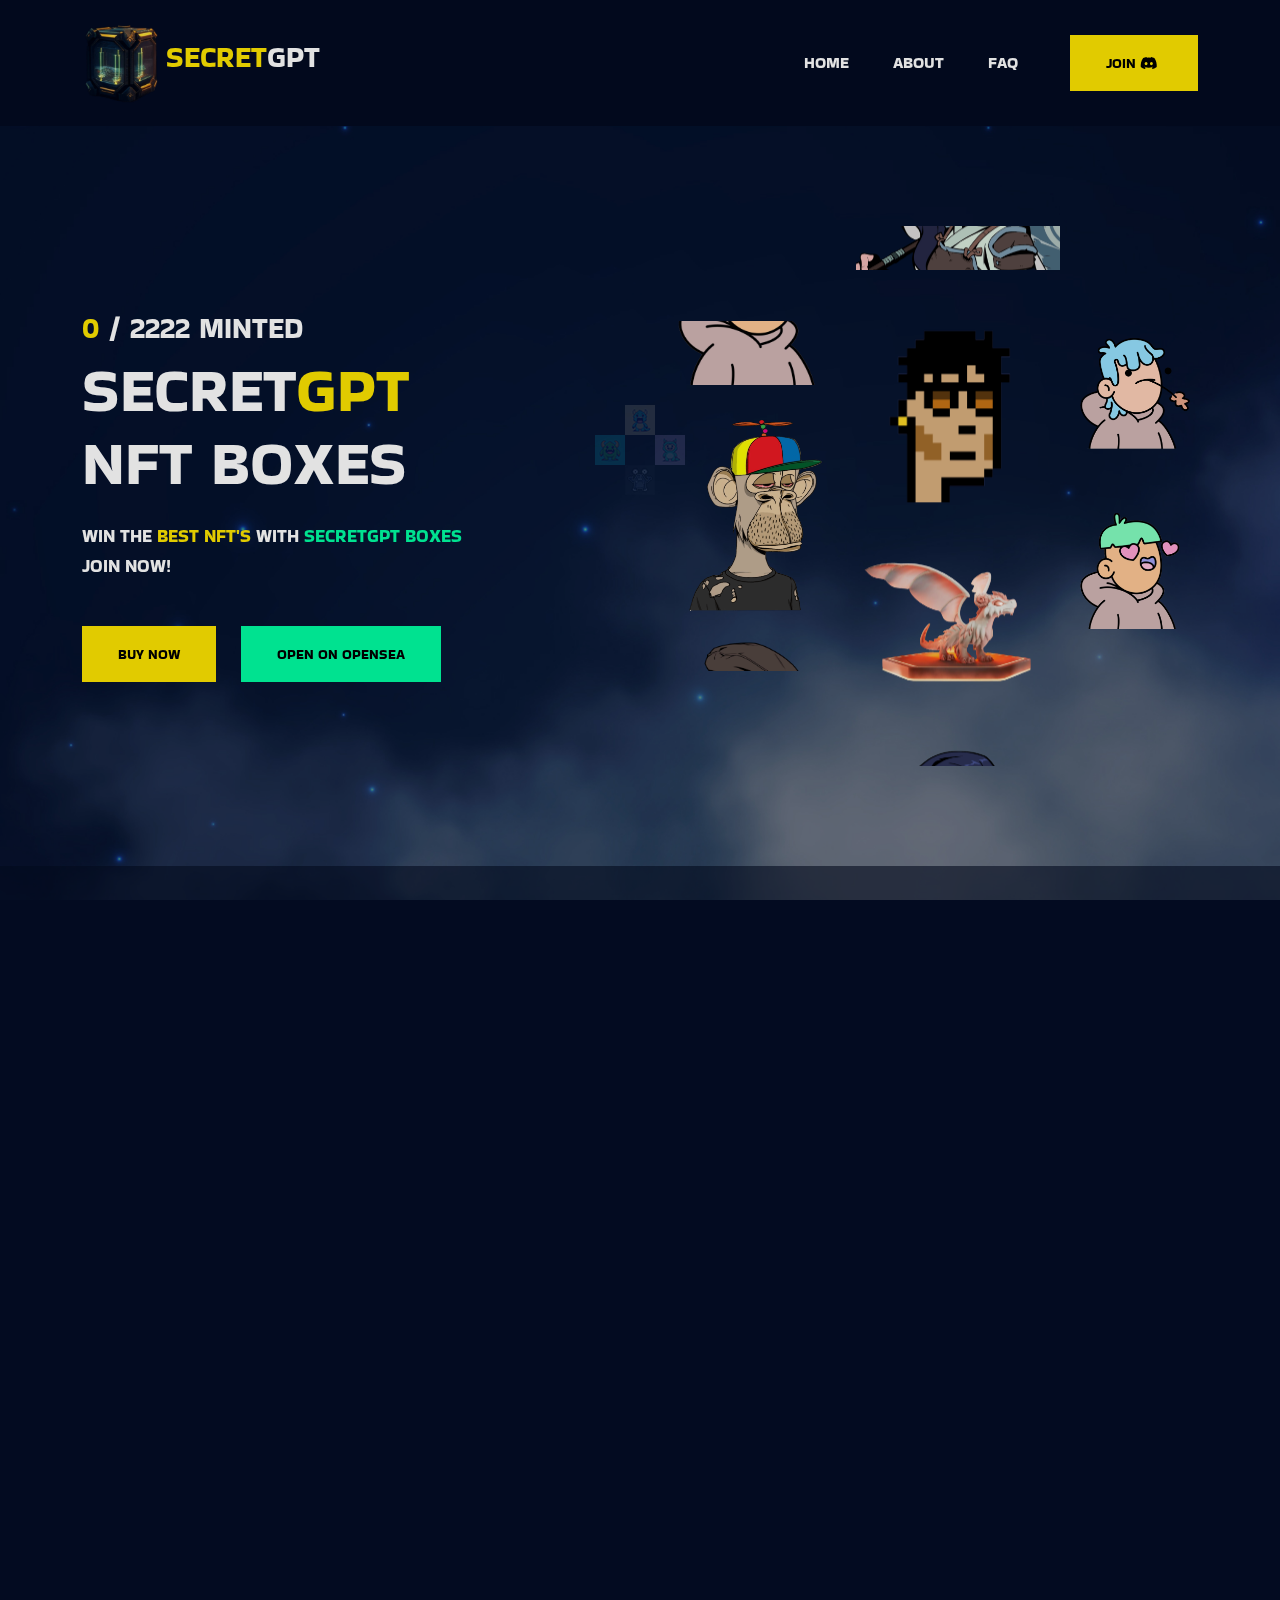
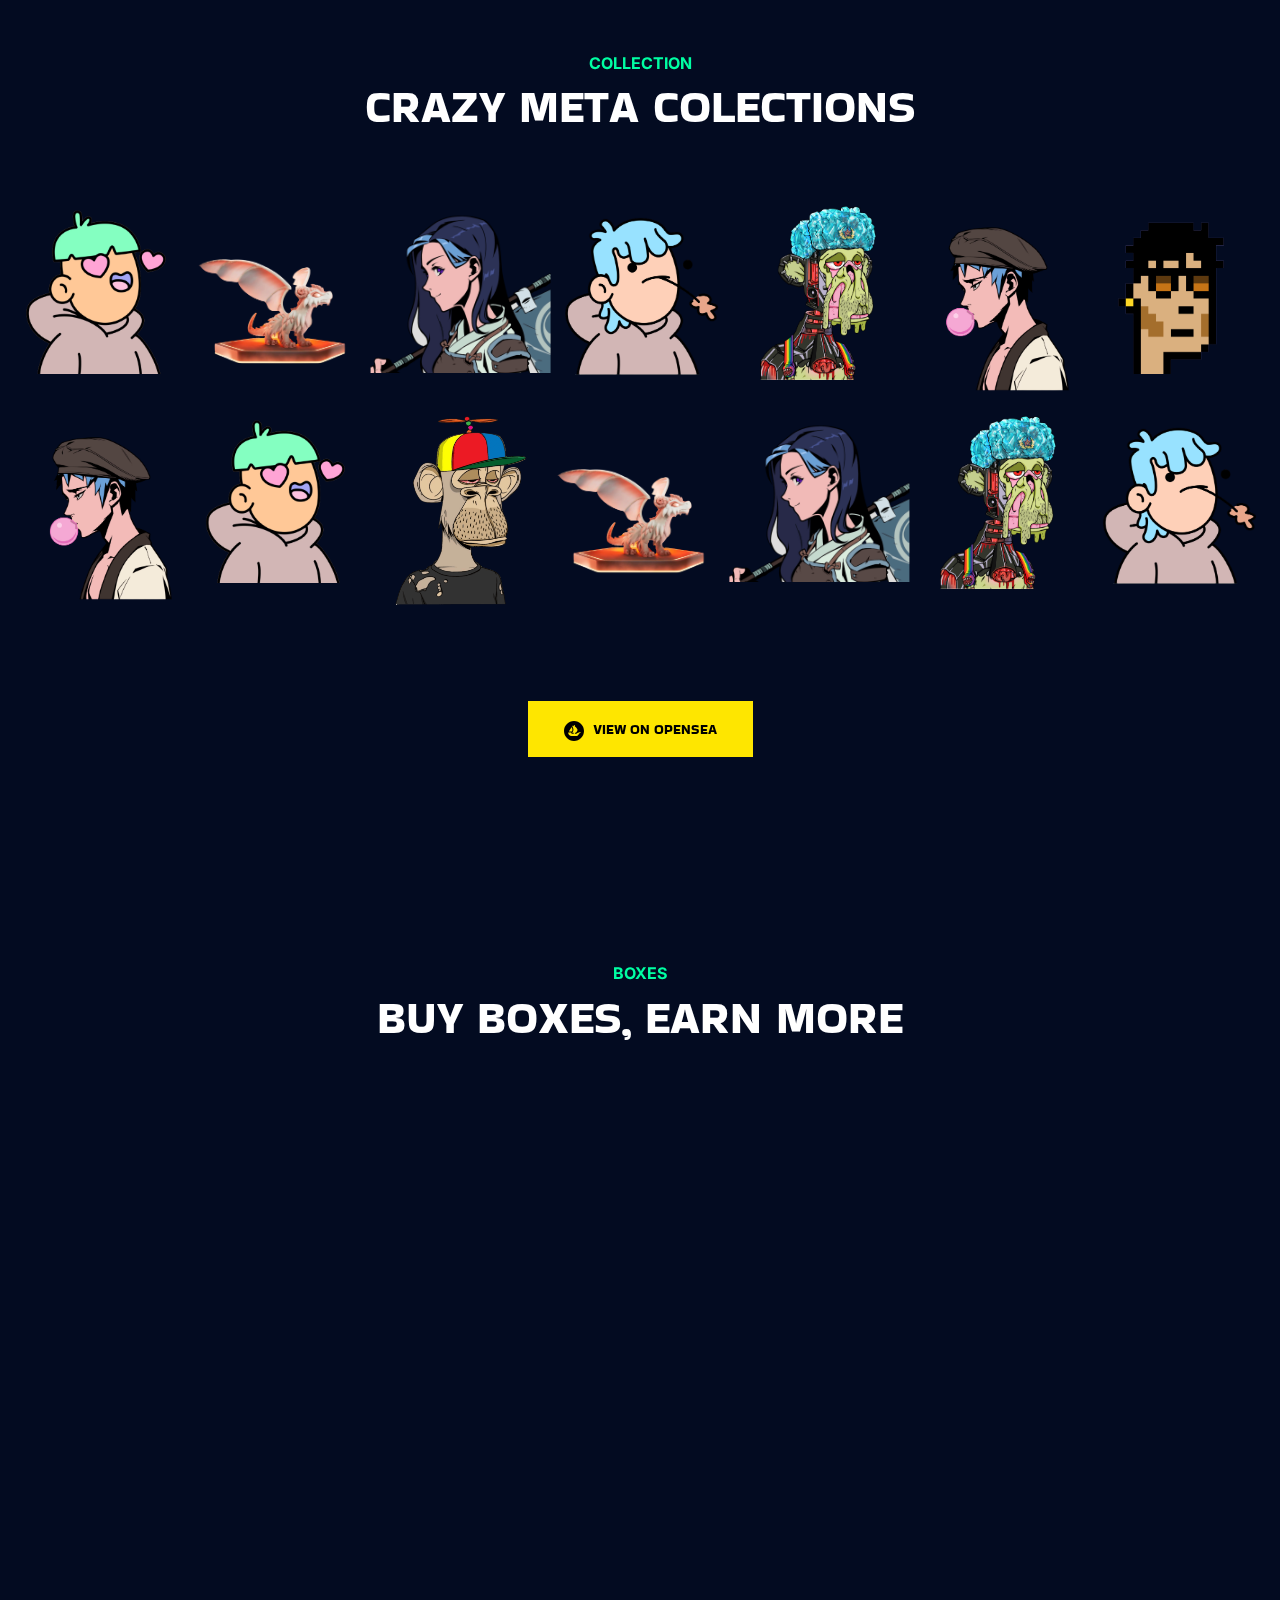
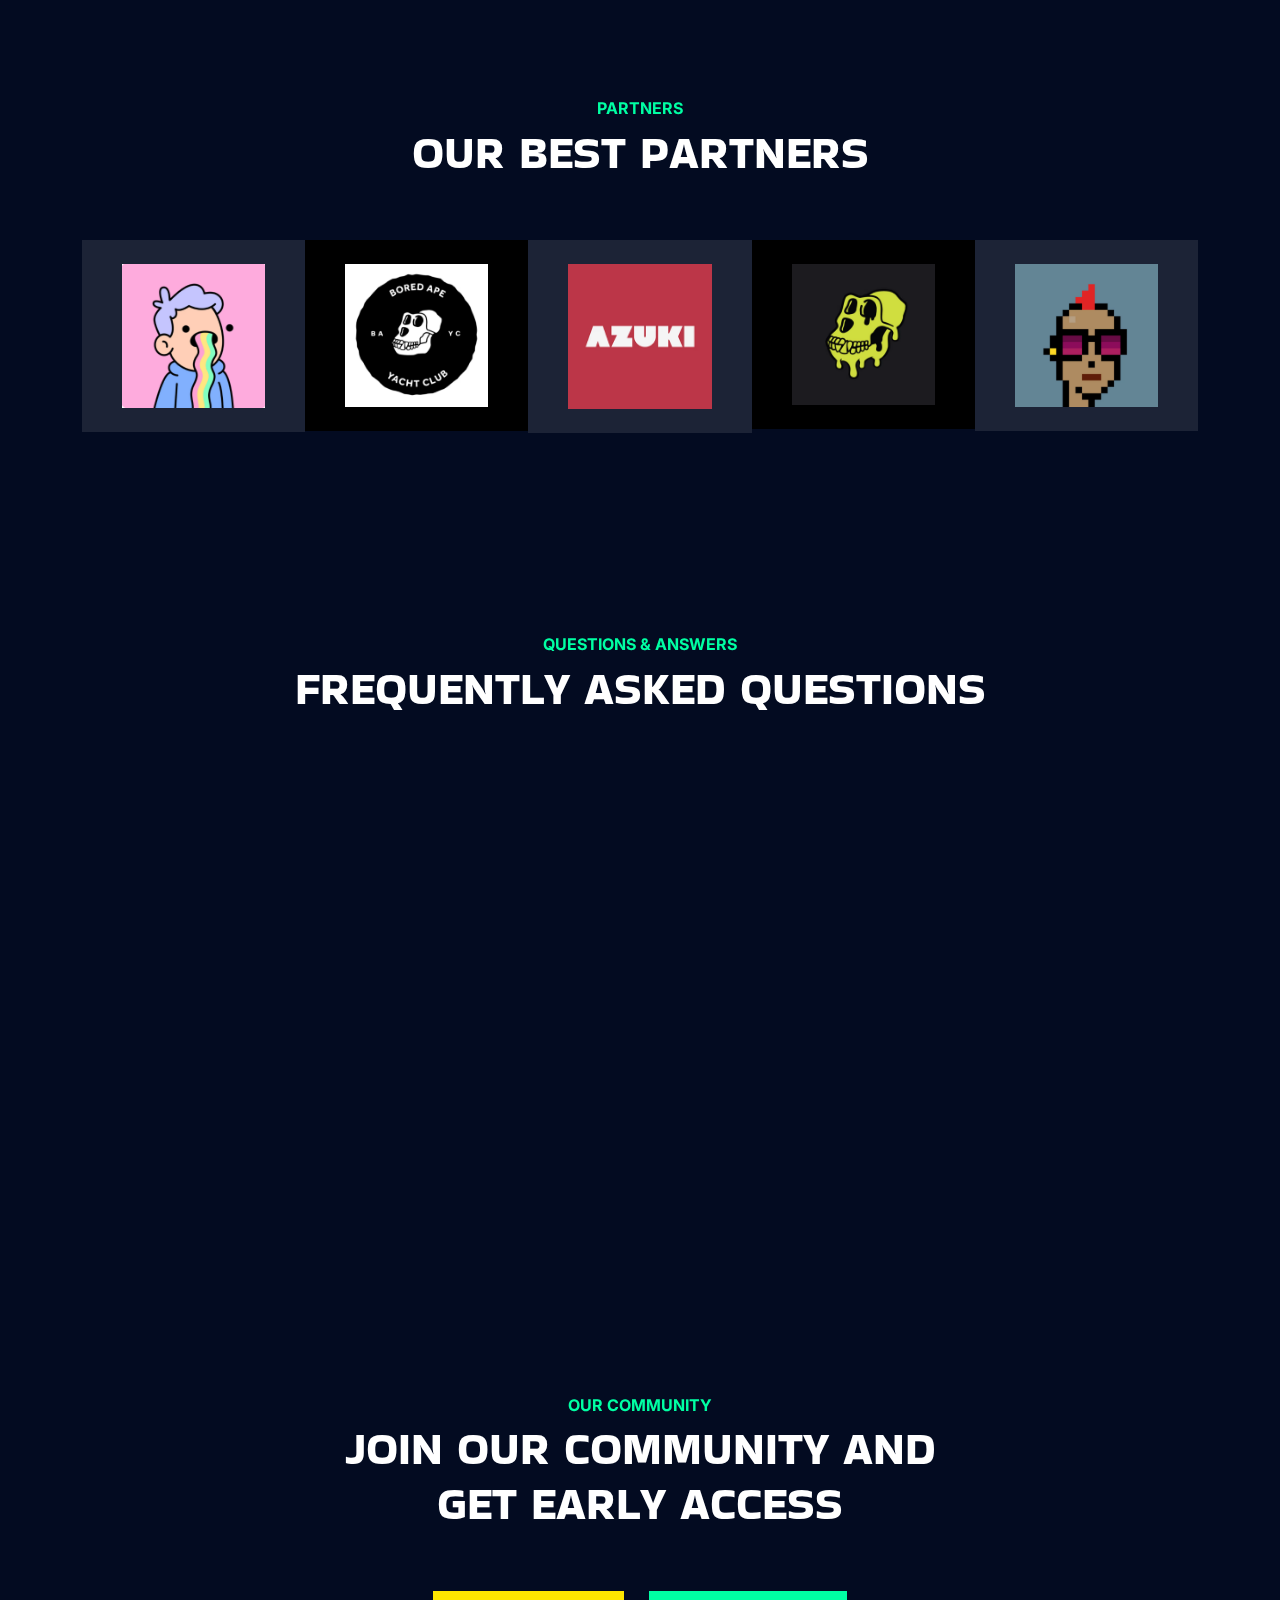
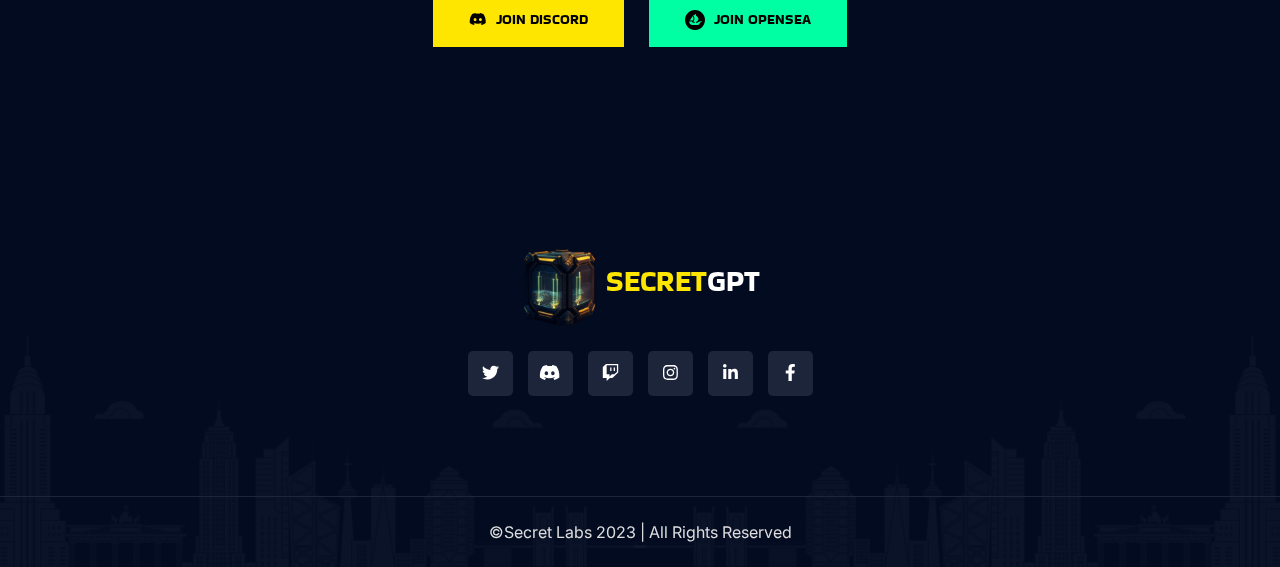
<file: secretgpt/index.html>
<!DOCTYPE html>
<html lang="en">

<head>
    <meta charset="UTF-8">
    <meta http-equiv="X-UA-Compatible" content="IE=edge">
    <meta name="viewport" content="width=device-width, initial-scale=1.0">
    <title>SecretGPT</title>

    <link rel="shortcut icon" href="assets/images/banner/slider/box.png" type="image/x-icon">

    <link rel="stylesheet" href="assets/css/bootstrap.min.css">
    <link rel="stylesheet" href="assets/css/aos.css">
    <link rel="stylesheet" href="assets/css/all.min.css">
    <link rel="stylesheet" href="assets/css/lightcase.css">
    <link rel="stylesheet" href="assets/css/swiper-bundle.min.css">

    <!-- main css for template -->
    <link rel="stylesheet" href="assets/css/style.css">
</head>

<body>
    <div class="bg--home2"></div>
    <!-- ===============>> Preloader start here <<================= -->
    <div class="preloader">
        <img src="assets/images/logo/preloader.png" alt="Apes land">
    </div>
    <!-- ===============>> Preloader end here <<================= -->



    <!-- ========== Multipage Header Section Starts Here========== -->
    <header class="header-section">
        <div class="header-bottom">
            <div class="container">
                <div class="header-wrapper">
                    <div class="logo"  >
                        <a href="index.html"style="display:flex; ">
                            <img src="assets/images/banner/slider/box.png" width="80px" alt="logo">
                            <div class="banner__content" >
                                <h3 style="margin-top:16px;margin-left: 4px;"><span class="color--secondary-color">Secret</span>GPT</h3>
                     </div>
                        </a>
                    </div>
                    <div class="menu-area">
                        <ul class="menu">
                            <li>
                                <a href="#home">Home</a>
                            </li>

                            <li>
                                <a href="#about">About</a>
                            </li>
                            
                            <li>
                                <a href="#faq">FAQ</a>
                            </li>
                           
                        </ul>
                        <div class="header-btn">
                            <a href="#" class="default-btn default-btn--secondary">
                                <span>Join <i class="fa-brands fa-discord"></i></span>
                            </a>
                            
                        </div>

                        <!-- toggle icons -->
                        <div class="header-bar d-lg-none">
                            <span></span>
                            <span></span>
                            <span></span>
                        </div>
                    </div>
                </div>
            </div>
        </div>
    </header>
    <!-- ========== Multipage Header Section Ends Here========== -->





    <!-- connect wallet modal start -->
    <div class="wallet-modal modal fade" id="wallet-option" tabindex="-1" aria-labelledby="choose-wallet"
        aria-hidden="true">
        <div class="modal-dialog">
            <div class="modal-content">
                <div class="modal-header">
                    <h5 class="modal-title" id="choose-wallet">Connect Your Wallet</h5>
                    <button type="button" class="btn-close" data-bs-dismiss="modal" aria-label="Close"></button>
                </div>
                <div class="modal-body">
                    <p>Please select a wallet to connect for <br> Start Minting your NFTs</p>
                    <ul class="wallet__list">
                        <li class="wallet__list-item"><a href="#"> <span><img src="assets/images/wallet/metamask.jpg"
                                        alt="metamask">
                                </span> </a></li>
                        <li class="wallet__list-item"><a href="#"> <span><img src="assets/images/wallet/coinbase.jpg"
                                        alt="coinbase">
                                </span> </a></li>
                        <li class="wallet__list-item"><a href="#"> <span><img src="assets/images/wallet/bsc.jpg"
                                        alt="bsc">
                                </span></a></li>
                        <li class="wallet__list-item"><a href="#"> <span><img src="assets/images/wallet/trust.jpg"
                                        alt="Trust Wallet">
                                </span></a></li>
                    </ul>
                    <p>By connecting your wallet, you agree to our Terms of Service and our Privacy Policy.</p>
                </div>
            </div>
        </div>
    </div>
    <!-- connect wallet modal end -->




    <!-- ================> Banner section start here <================== -->
    <section id="home" class="banner banner--2">
        <div class="container">
            <div class="banner__wrapper">
                <div class="row g-5 align-items-center">
                    <div class="col-lg-6">
                        <div class="banner__content" data-aos="fade-right" data-aos-duration="2000">
                            <h3><span class="color--secondary-color">0</span> / 2222 Minted</h3>
                            <h1>Secret<span class="color--secondary-color">GPT</span> <br> NFT Boxes</h1>
                            <p class="text-uppercase">Win the <span class="color--secondary-color">best NFT's
                                    </span> with <span class="color--theme-color">SecretGPT Boxes</span> <br>
                                Join Now!
                            </p>
                            <div class="btn-group">
                                <a href="#" class="default-btn default-btn--secondary">Buy Now</a>
                                <a href="#" class="default-btn">Open on OpenSea</a>
                            </div>

                        </div>
                    </div>
                    <div class="col-lg-6">
                        <div class="banner__thumb d-flex justify-content-center align-items-center" data-aos="fade-left"
                            data-aos-duration="2000">
                            <div class="swiper banner__thumb-slider-1">
                                <div class="swiper-wrapper">
                                    <div class="swiper-slide ">
                                        <div class="banner__thumb-item">
                                            <img src="assets/images/banner/slider/doodles.png" alt="NFT Image">
                                        </div>
                                    </div>
                                    <div class="swiper-slide my-4">
                                        <div class="banner__thumb-item">
                                            <img src="assets/images/banner/slider/ape.png" alt="NFT Image">
                                        </div>
                                    </div>
                                    <div class="swiper-slide mt-4">
                                        <div class="banner__thumb-item">
                                            <img src="assets/images/banner/slider/azuki2.png" alt="NFT Image">
                                        </div>
                                    </div>
                                </div>
                            </div>
                            <div class="swiper banner__thumb-slider-2">
                                <div class="swiper-wrapper">
                                    
                                    <div class="swiper-slide mt-4">
                                        <div class="banner__thumb-item">
                                            <img src="assets/images/banner/slider/dragon.png" alt="NFT Image">
                                        </div>
                                    </div>
                                    <div class="swiper-slide">
                                        <div class="banner__thumb-item mb-4">
                                            <img src="assets/images/banner/slider/azuki.png" alt="NFT Image">
                                        </div>
                                    </div>
                                    <div class="swiper-slide my-5">
                                        <div class="banner__thumb-item">
                                            <img src="assets/images/banner/slider/punk.png" alt="NFT Image">
                                        </div>
                                    </div>
                                </div>
                            </div>
                            <div class="swiper banner__thumb-slider-3">
                                <div class="swiper-wrapper">

                                    <div class="swiper-slide ">
                                        <div class="banner__thumb-item">
                                            <img src="assets/images/banner/slider/ape2.png" alt="NFT Image">
                                        </div>
                                    </div>
                                    <div class="swiper-slide ">
                                        <div class="banner__thumb-item">
                                            <img src="assets/images/banner/slider/doodles2.png" alt="NFT Image">
                                        </div>
                                    </div>
                                    <div class="swiper-slide ">
                                        <div class="banner__thumb-item">
                                            <img src="assets/images/banner/slider/doodles.png" alt="NFT Image">
                                        </div>
                                    </div>
                                </div>
                            </div>
                        </div>
                    </div>
                </div>
            </div>
        </div>
    </section>
    <!-- ================> Banner section end here <================== -->





    <!-- ================> About section start here <================== -->
    <section class="about padding-top padding-bottom bg--semi-body" id="about">
        <div class="container">
            <div class="about__wrapper">
                <div class="row align-items-center g-5">
                    <div class="col-lg-6">
                        <div class="about__content" data-aos="fade-up" data-aos-duration="2000">
                            <p class="subtitle">The Story</p>
                            <h2>About us</h2>
                            <p>SecretGPT is a decentralized project on the Ethereum blockchain that leverages the power of NFTs (Non-Fungible Tokens) to create a unique and exciting user experience. This Litepaper outlines the fundamentals of SecretGPT, detailing its core concepts and mechanisms for acquiring, creating, and trading exclusive NFTs through the purchase of secret boxes.</p>
                            <p>The primary objective of SecretGPT is to revolutionize the NFT landscape by creating an innovative, user-centric platform that fosters a sense of surprise, intrigue, and anticipation. By using low-cost secret boxes, SecretGPT aims to increase user engagement, maximize the value of NFTs, and create a vibrant community of collectors and creators.</p>

                            <div class="btn-group mt-5">
                                <a href="#" class="default-btn default-btn--secondary"><span><i
                                            class="fab fa-discord"></i> Join
                                        Discord</span></a>
                                <a href="#" class="default-btn"> <span><img src="assets/images/opensea.svg"
                                            alt="opensea icon" width="20" height="20">
                                        Join Opensea</span> </a>
                            </div>
                        </div>
                    </div>
                    <div class="col-lg-6">
                        <div class="about__thumb" data-aos="fade-up" data-aos-duration="1500">
                            <div class="row g-4">
                                <div class="col-sm-6">
                                    <div class="team__item team__item--style2">
                                        <div class="team__item-inner">
                                            <div class="team__item-thumb">
                                                <img src="assets/images/banner/slider/box.png" alt="Team Image">
                                            </div>
                                            <div class="team__item-content">
                                                <div class="team__item-author">
                                                    <h4><a>Secret Box #1</a> </h4>
                                                    <p>Serie 1</p>
                                                </div>
                                            </div>
                                        </div>
                                    </div>
                                </div>
                                <div class="col-sm-6">
                                    <div class="team__item team__item--style2">
                                        <div class="team__item-inner">
                                            <div class="team__item-thumb">
                                                <img src="assets/images/banner/slider/box.png" alt="Team Image">
                                            </div>
                                            <div class="team__item-content">
                                                <div class="team__item-author">
                                                    <h4><a ></a>Secret Box #2 </h4>
                                                    <p>Serie 2</p>
                                                </div>
                                            </div>
                                        </div>
                                    </div>
                                </div>
                               
                            </div>
                        </div>
                    </div>
                </div>
            </div>
        </div>
    </section>
    <!-- ================> About section end here <================== -->





    <!-- ================>collection section start here <================== -->
    <section class="collection padding-top padding-bottom">
        <div class="container-fluid">
            <div class="section-header text-center">
                <p class="subtitle">Collection</p>
                <h2>Crazy Meta Colections</h2>
            </div>
            <div class="collection__wrapper">
                <div class="row g-0">
                    <div class="col-12">
                        <div class="swiper collection__slider1--home2">
                            <div class="swiper-wrapper">
                                <div class="swiper-slide">
                                    <div class="collection__item ">
                                        <div class="collection__item-thumb mb-2"><img
                                                src="assets/images/banner/slider/ape.png" alt="NFT Image"></div>
                                    </div>
                                </div>
                                <div class="swiper-slide">
                                    <div class="collection__item">
                                        <div class="collection__item-thumb"><img
                                                src="assets/images/banner/slider/doodles.png" alt="NFT Image"></div>
                                    </div>
                                </div>
                                <div class="swiper-slide">
                                    <div class="collection__item mt-5">
                                        <div class="collection__item-thumb"><img
                                                src="assets/images/banner/slider/dragon.png" alt="NFT Image"></div>
                                    </div>
                                </div>
                                <div class="swiper-slide">
                                    <div class="collection__item">
                                        <div class="collection__item-thumb"><img
                                                src="assets/images/banner/slider/azuki.png" alt="NFT Image"></div>
                                    </div>
                                </div>
                                <div class="swiper-slide">
                                    <div class="collection__item">
                                        <div class="collection__item-thumb"><img
                                                src="assets/images/banner/slider/doodles2.png" alt="NFT Image"></div>
                                    </div>
                                </div>
                                <div class="swiper-slide">
                                    <div class="collection__item">
                                        <div class="collection__item-thumb"><img
                                                src="assets/images/banner/slider/ape2.png" alt="NFT Image"></div>
                                    </div>
                                </div>
                                <div class="swiper-slide">
                                    <div class="collection__item mt-3">
                                        <div class="collection__item-thumb"><img
                                                src="assets/images/banner/slider/azuki2.png" alt="NFT Image"></div>
                                    </div>
                                </div>
                                <div class="swiper-slide">
                                    <div class="collection__item">
                                        <div class="collection__item-thumb"><img
                                                src="assets/images/banner/slider/punk.png" alt="NFT Image"></div>
                                    </div>
                                </div>
                            </div>
                        </div>
                    </div>
                    <div class="col-12">
                        <div class="swiper collection__slider2--home2">
                            <div class="swiper-wrapper">
                                <div class="swiper-slide">
                                    <div class="collection__item">
                                        <div class="collection__item-thumb"><img
                                                src="assets/images/banner/slider/doodles.png" alt="NFT Image">
                                        </div>
                                    </div>
                                </div>
                                <div class="swiper-slide">
                                    <div class="collection__item ">
                                        <div class="collection__item-thumb mb-5"><img
                                                src="assets/images/banner/slider/ape.png" alt="NFT Image">
                                        </div>
                                    </div>
                                </div>
                                <div class="swiper-slide">
                                    <div class="collection__item">
                                        <div class="collection__item-thumb mt-5"><img
                                                src="assets/images/banner/slider/dragon.png" alt="NFT Image">
                                        </div>
                                    </div>
                                </div>
                                <div class="swiper-slide">
                                    <div class="collection__item">
                                        <div class="collection__item-thumb"><img
                                                src="assets/images/banner/slider/azuki.png" alt="NFT Image">
                                        </div>
                                    </div>
                                </div>
                                <div class="swiper-slide">
                                    <div class="collection__item">
                                        <div class="collection__item-thumb"><img
                                                src="assets/images/banner/slider/ape2.png" alt="NFT Image">
                                        </div>
                                    </div>
                                </div>
                                <div class="swiper-slide">
                                    <div class="collection__item">
                                        <div class="collection__item-thumb"><img
                                                src="assets/images/banner/slider/doodles2.png" alt="NFT Image">
                                        </div>
                                    </div>
                                </div>
                                <div class="swiper-slide">
                                    <div class="collection__item">
                                        <div class="collection__item-thumb"><img
                                                src="assets/images/banner/slider/punk.png" alt="NFT Image">
                                        </div>
                                    </div>
                                </div>
                                <div class="swiper-slide">
                                    <div class="collection__item mt-3">
                                        <div class="collection__item-thumb "><img
                                                src="assets/images/banner/slider/azuki2.png" alt="NFT Image">
                                        </div>
                                    </div>
                                </div>
                            </div>
                        </div>
                    </div>
                </div>
                <div class="text-center mt-5">
                    <a href="#" class="default-btn default-btn--secondary"> <span><img src="assets/images/opensea.svg"
                                alt="opensea icon" width="20" height="20">
                            View On Opensea</span> </a>
                </div>
            </div>
        </div>
    </section>
    <!-- ================>collection section end here <================== -->





    <!-- ================>Roadmap section start here <================== -->
    <section class="roadmap roadmap--style2 padding-top padding-bottom bg--semi-body" id="roadmap">
        <div class="container">
            <div class="section-header text-center">
                <p class="subtitle">Boxes</p>
                <h2>Buy Boxes, Earn more</h2>
            </div>
            <div class="section__wrapper">
                <div class="row g-4">
                    <div class="col-md-6 ">
                        <div class="roadmap__item aos-init" data-aos="fade-left" data-aos-duration="800">
                            <div class="roadmap__item-inner">
                                <div class="roadmap__item-content">
                                    <div class="roadmap__item-header">
                                        <h4>Basic Box:</h4>
                                        <p>10%</p>
                                    </div>
                                    <p>Contains common NFTs with a low probability of obtaining a rare or ultra-rare NFT.</p>
                                </div>
                            </div>
                            <span class="svg-shape"><svg xmlns="http://www.w3.org/2000/svg"
                                    xmlns:xlink="http://www.w3.org/1999/xlink" width="210px" height="10px">
                                    <path fill-rule="evenodd" fill-opacity="0.102" d=" M5.000,-0.001 L30.000,-0.001 L25.000,9.999 L-0.000,9.999 L5.000,-0.001
                                        Z" />
                                    <path fill-rule="evenodd" fill-opacity="0.302" d=" M35.000,-0.001 L60.000,-0.001 L55.000,9.999 L30.000,9.999 L35.000,-0.001
                                        Z" />
                                    <path fill-rule="evenodd" fill-opacity="0.502" d=" M65.000,-0.001 L90.000,-0.001 L85.000,9.999 L60.000,9.999 L65.000,-0.001
                                        Z" />
                                    <path fill-rule="evenodd" fill-opacity="0.702" d=" M95.000,-0.001 L120.000,-0.001 L115.000,9.999 L90.000,9.999 L95.000,-0.001
                                        Z" />
                                    <path fill-rule="evenodd" fill-opacity="0.8" d=" M125.000,-0.001 L150.000,-0.001 L145.000,9.999 L120.000,9.999
                                        L125.000,-0.001 Z" />
                                    <path fill-rule="evenodd" fill-opacity="0.902" d=" M155.000,-0.001 L180.000,-0.001 L175.000,9.999 L150.000,9.999
                                        L155.000,-0.001 Z" />
                                    <path fill-rule="evenodd" d=" M185.000,-0.001 L210.000,-0.001 L210.000,9.999 L180.000,9.999
                                        L185.000,-0.001 Z" />
                                </svg></span>
                        </div>
                    </div>
                    <div class="col-md-6">
                        <div class="roadmap__item aos-init" data-aos="fade-right" data-aos-duration="800">
                            <div class="roadmap__item-inner">
                                <div class="roadmap__item-content">
                                    <div class="roadmap__item-header">
                                        <h4>Advanced Box: </h4>
                                        <p>30%</p>
                                    </div>
                                    <p>A higher chance of acquiring rare or ultra-rare NFTs compared to the Basic Box.</p>
                                </div>
                            </div>
                            <span class="svg-shape"><svg xmlns="http://www.w3.org/2000/svg"
                                    xmlns:xlink="http://www.w3.org/1999/xlink" width="210px" height="10px">
                                    <path fill-rule="evenodd" fill-opacity="0.102" d=" M5.000,-0.001 L30.000,-0.001 L25.000,9.999 L-0.000,9.999 L5.000,-0.001
                                                                Z" />
                                    <path fill-rule="evenodd" fill-opacity="0.302" d=" M35.000,-0.001 L60.000,-0.001 L55.000,9.999 L30.000,9.999 L35.000,-0.001
                                                                Z" />
                                    <path fill-rule="evenodd" fill-opacity="0.502" d=" M65.000,-0.001 L90.000,-0.001 L85.000,9.999 L60.000,9.999 L65.000,-0.001
                                                                Z" />
                                    <path fill-rule="evenodd" fill-opacity="0.702" d=" M95.000,-0.001 L120.000,-0.001 L115.000,9.999 L90.000,9.999 L95.000,-0.001
                                                                Z" />
                                    <path fill-rule="evenodd" fill-opacity="0.8" d=" M125.000,-0.001 L150.000,-0.001 L145.000,9.999 L120.000,9.999
                                                                L125.000,-0.001 Z" />
                                    <path fill-rule="evenodd" fill-opacity="0.902" d=" M155.000,-0.001 L180.000,-0.001 L175.000,9.999 L150.000,9.999
                                                                L155.000,-0.001 Z" />
                                    <path fill-rule="evenodd" d=" M185.000,-0.001 L210.000,-0.001 L210.000,9.999 L180.000,9.999
                                                                L185.000,-0.001 Z" />
                                </svg></span>
                        </div>
                    </div>
                    <div class="col-md-6">
                        <div class="roadmap__item aos-init" data-aos="fade-left" data-aos-duration="800">
                            <div class="roadmap__item-inner">
                                <div class="roadmap__item-content">
                                    <div class="roadmap__item-header">
                                        <h4>Limited Edition Box:</h4>
                                        <p>60%</p>
                                    </div>
                                    <p>Contains exclusive NFTs from special events, collaborations, or partnerships. These boxes have a limited supply, making their contents even more valuable.
                                        NFTs</p>
                                </div>
                            </div>
                            <span class="svg-shape"><svg xmlns="http://www.w3.org/2000/svg"
                                    xmlns:xlink="http://www.w3.org/1999/xlink" width="210px" height="10px">
                                    <path fill-rule="evenodd" fill-opacity="0.102" d=" M5.000,-0.001 L30.000,-0.001 L25.000,9.999 L-0.000,9.999 L5.000,-0.001
                                                                Z" />
                                    <path fill-rule="evenodd" fill-opacity="0.302" d=" M35.000,-0.001 L60.000,-0.001 L55.000,9.999 L30.000,9.999 L35.000,-0.001
                                                                Z" />
                                    <path fill-rule="evenodd" fill-opacity="0.502" d=" M65.000,-0.001 L90.000,-0.001 L85.000,9.999 L60.000,9.999 L65.000,-0.001
                                                                Z" />
                                    <path fill-rule="evenodd" fill-opacity="0.702" d=" M95.000,-0.001 L120.000,-0.001 L115.000,9.999 L90.000,9.999 L95.000,-0.001
                                                                Z" />
                                    <path fill-rule="evenodd" fill-opacity="0.8" d=" M125.000,-0.001 L150.000,-0.001 L145.000,9.999 L120.000,9.999
                                                                L125.000,-0.001 Z" />
                                    <path fill-rule="evenodd" fill-opacity="0.902" d=" M155.000,-0.001 L180.000,-0.001 L175.000,9.999 L150.000,9.999
                                                                L155.000,-0.001 Z" />
                                    <path fill-rule="evenodd" d=" M185.000,-0.001 L210.000,-0.001 L210.000,9.999 L180.000,9.999
                                                                L185.000,-0.001 Z" />
                                </svg></span>
                        </div>
                    </div>
                  
                </div>
            </div>
        </div>
    </section>
    <!-- ================>Roadmap section end here <================== -->





    <!-- ================>Team section start here <================== -->
   
    <!-- ================>Team section end here <================== -->




    <!-- ================Partner section start here <================== -->
    <section class="partner padding-top padding-bottom bg--semi-body">
        <div class="container">
            <div class="section-header text-center">
                <p class="subtitle">Partners</p>
                <h2>Our Best Partners</h2>
            </div>
            <div class="partner__wrapper">
                <div class="row g-0 row-cols-2 row-cols-md-3 row-cols-xl-5 ">
                   
                    <div class="col">
                        <div class="partner__item partner__item--style2">
                            <img src="assets/images/partner/doodlespartner.png" alt="Partner Image">
                        </div>
                    </div>
                    <div class="col">
                        <div class="partner__item partner__item--style2">
                            <img src="assets/images/partner/apepartner.png" alt="Partner Image">
                        </div>
                    </div>
                    <div class="col">
                        <div class="partner__item partner__item--style2">
                            <img src="assets/images/partner/azukipartner.png" alt="Partner Image">
                        </div>
                    </div>
                    
                    <div class="col">
                        <div class="partner__item partner__item--style2">
                            <img src="assets/images/partner/mutantapepartner.png" alt="Partner Image">
                        </div>
                    </div>
                    <div class="col">
                        <div class="partner__item partner__item--style2">
                            <img src="assets/images/partner/punkpartner.png" alt="Partner Image">
                        </div>
                    </div>
                    
                   
                </div>
            </div>
        </div>
    </section>
    <!-- ================Partner section end here <================== -->





    <!-- ================FAQ section start here <================== -->
    <section id="faq" class="faq padding-top padding-bottom">
        <div class="container">
            <div class="section-header text-center">
                <p class="subtitle">Questions & Answers</p>
                <h2>Frequently Asked Questions</h2>
            </div>
            <div class="faq__wrapper">
                <div class="row g-4">
                    <div class="col-lg-6">
                        <div class="accordion" id="faqAccordion1">
                            <div class="row g-4">
                                <div class="col-12">
                                    <div class="accordion__item accordion__item--style2" data-aos="fade-up"
                                        data-aos-duration="1000">
                                        <div class="accordion__header" id="faq1">
                                            <button class="accordion__button collapsed" type="button"
                                                data-bs-toggle="collapse" data-bs-target="#faqBody1"
                                                aria-expanded="false" aria-controls="faqBody1">
                                                What is SecretGPT <span class="plus-icon"></span>
                                            </button>
                                        </div>
                                        <div id="faqBody1" class="accordion-collapse collapse" aria-labelledby="faq1"
                                            data-bs-parent="#faqAccordion1">
                                            <div class="accordion__body">
                                                SecretGPT is a decentralized project on the Ethereum blockchain that leverages the power of NFTs (Non-Fungible Tokens) to create a unique and exciting user experience. This Litepaper outlines the fundamentals of SecretGPT, detailing its core concepts and mechanisms for acquiring, creating, and trading exclusive NFTs through the purchase of secret boxes.
                                            </div>
                                        </div>
                                    </div>
                                </div>
                                <div class="col-12">
                                    <div class="accordion__item accordion__item--style2" data-aos="fade-up"
                                        data-aos-duration="1100">
                                        <div class="accordion__header" id="faq2">
                                            <button class="accordion__button" type="button" data-bs-toggle="collapse"
                                                data-bs-target="#faqBody2" aria-expanded="true"
                                                aria-controls="faqBody2">
                                                What is Secret Box? <span class="plus-icon"></span>
                                            </button>
                                        </div>
                                        <div id="faqBody2" class="accordion-collapse collapse show"
                                            aria-labelledby="faq2" data-bs-parent="#faqAccordion1">
                                            <div class="accordion__body">
                                                The secret box is the cornerstone of the SecretGPT platform. Each box can be purchased at a low cost and contains a randomly generated, exclusive NFT. The contents of the box remain unknown until it is opened by the user, creating an element of mystery and excitement.
                                            </div>
                                        </div>
                                    </div>
                                </div>
                                <div class="col-12">
                                    <div class="accordion__item accordion__item--style2" data-aos="fade-up"
                                        data-aos-duration="1200">
                                        <div class="accordion__header" id="faq3">
                                            <button class="accordion__button collapsed" type="button"
                                                data-bs-toggle="collapse" data-bs-target="#faqBody3"
                                                aria-expanded="false" aria-controls="faqBody3">
                                                Our Objective<span class="plus-icon"></span>
                                            </button>
                                        </div>
                                        <div id="faqBody3" class="accordion-collapse collapse" aria-labelledby="faq3"
                                            data-bs-parent="#faqAccordion1">
                                            <div class="accordion__body">
                                                The primary objective of SecretGPT is to revolutionize the NFT landscape by creating an innovative, user-centric platform that fosters a sense of surprise, intrigue, and anticipation. By using low-cost secret boxes, SecretGPT aims to increase user engagement, maximize the value of NFTs, and create a vibrant community of collectors and creators.
                                            </div>
                                        </div>
                                    </div>
                                </div>
                            </div>
                        </div>
                    </div>
                    <div class="col-lg-6">
                        <div class="accordion" id="faqAccordion2">
                            <div class="row g-4">
                                <div class="col-12">
                                    <div class="accordion__item accordion__item--style2" data-aos="fade-up"
                                        data-aos-duration="1000">
                                        <div class="accordion__header" id="faq1-two">
                                            <button class="accordion__button collapsed" type="button"
                                                data-bs-toggle="collapse" data-bs-target="#faqBody1-two"
                                                aria-expanded="false" aria-controls="faqBody1-two">

                                                When is the official launch? <span class="plus-icon"></span>
                                            </button>
                                        </div>
                                        <div id="faqBody1-two" class="accordion-collapse collapse"
                                            aria-labelledby="faq1-two" data-bs-parent="#faqAccordion2">
                                            <div class="accordion__body">
                                               To Be Announced
                                            </div>
                                        </div>
                                    </div>
                                </div>
                                <div class="col-12">
                                    <div class="accordion__item accordion__item--style2" data-aos="fade-up"
                                        data-aos-duration="1100">
                                        <div class="accordion__header" id="faq2-two">
                                            <button class="accordion__button collapsed" type="button"
                                                data-bs-toggle="collapse" data-bs-target="#faqBody2-two"
                                                aria-expanded="true" aria-controls="faqBody2-two">

                                                What will the mint price be? <span class="plus-icon"></span>
                                            </button>
                                        </div>
                                        <div id="faqBody2-two" class="accordion-collapse collapse"
                                            aria-labelledby="faq2-two" data-bs-parent="#faqAccordion2">
                                            <div class="accordion__body">
                                                To Be Announced
                                            </div>
                                        </div>
                                    </div>
                                </div>
                                <div class="col-12">
                                    <div class="accordion__item accordion__item--style2" data-aos="fade-up"
                                        data-aos-duration="1200">
                                        <div class="accordion__header" id="faq3-two">
                                            <button class="accordion__button" type="button" data-bs-toggle="collapse"
                                                data-bs-target="#faqBody3-two" aria-expanded="false"
                                                aria-controls="faqBody3-two">

                                                How does the raffle work?<span class="plus-icon"></span>
                                            </button>
                                        </div>
                                        <div id="faqBody3-two" class="accordion-collapse collapse show"
                                            aria-labelledby="faq3-two" data-bs-parent="#faqAccordion2">
                                            <div class="accordion__body">
                                                To Be Announced
                                            </div>
                                        </div>
                                    </div>
                                </div>
                            </div>
                        </div>
                    </div>
                </div>
            </div>
        </div>
    </section>
    <!-- ================FAQ section end here <================== -->





    <!-- ================>Community section start here <================== -->
    <section class="community padding-top padding-bottom">
        <div class="container">
            <div class="comminity__wrapper">
                <div class="section-header text-center">
                    <p class="subtitle">Our Community</p>
                    <h2>Join Our Community and get early access</h2>
                </div>
                <div class="btn-group justify-content-center">
                    <a href="#" class="default-btn default-btn--secondary"><span><i class="fab fa-discord"></i> Join
                            Discord</span></a>
                    <a href="#" class="default-btn"> <span><img src="assets/images/opensea.svg" alt="opensea icon"
                                width="20" height="20"> Join Opensea</span> </a>
                </div>
            </div>
        </div>
    </section>
    <!-- ================>Community section end here <================== -->





    <!-- ================Blog section start here <================== -->
    
    <!-- ================Blog section end here <================== -->




    <!-- ================> Footer section start here <================== -->
    <footer class="footer" style="background-image: url(assets/images/footer/bg.png);">
        <div class="footer__wrapper padding-top padding-bottom">
            <div class="container">
                <div class="footer__content text-center">
                    <a class="mb-4 d-inline-block " href="index.html">
                        <div class="logo" style="display:flex; " >
                       
                            <img src="assets/images/banner/slider/box.png" width="80px" alt="logo">
                            <div class="banner__content" >
                                <h3 style="margin-top:16px;margin-left: 6px;"><span class="color--secondary-color">Secret</span>GPT</h3>
                     </div>
                        
                    </div></a>
                    <ul class="social justify-content-center">
                        <li class="social__item">
                            <a href="#" class="social__link"><i class="fab fa-twitter"></i></a>
                        </li>
                        <li class="social__item">
                            <a href="#" class="social__link"><i class="fab fa-discord"></i></a>
                        </li>
                        <li class="social__item">
                            <a href="#" class="social__link"><i class="fab fa-twitch"></i></a>
                        </li>
                        <li class="social__item">
                            <a href="#" class="social__link"><i class="fab fa-instagram"></i></a>
                        </li>
                        <li class="social__item">
                            <a href="#" class="social__link"><i class="fab fa-linkedin-in"></i></a>
                        </li>
                        <li class="social__item">
                            <a href="#" class="social__link"><i class="fab fa-facebook-f"></i></a>
                        </li>
                    </ul>
                </div>
            </div>
        </div>
        <div class="footer__copyright">
            <div class="container">
                <div class="text-center py-4">
                    <p class=" mb-0">©Secret Labs 2023 | All Rights Reserved </p>
                </div>
            </div>
        </div>
    </footer>
    <!-- ================> Footer section end here <================== -->


    <!-- vendor plugins -->
    <script src="assets/js/jquery-3.6.0.min.js"></script>
    <script src="assets/js/bootstrap.bundle.min.js"></script>
    <script src="assets/js/all.min.js"></script>
    <script src="assets/js/swiper-bundle.min.js"></script>
    <script src="assets/js/aos.js"></script>
    <script src="assets/js/countdown.min.js"></script>
    <script src="assets/js/lightcase.js"></script>
    <script src="assets/js/purecounter_vanilla.js"></script>
    <script src="assets/js/custom.js"></script>
</body>

</html>
</file>
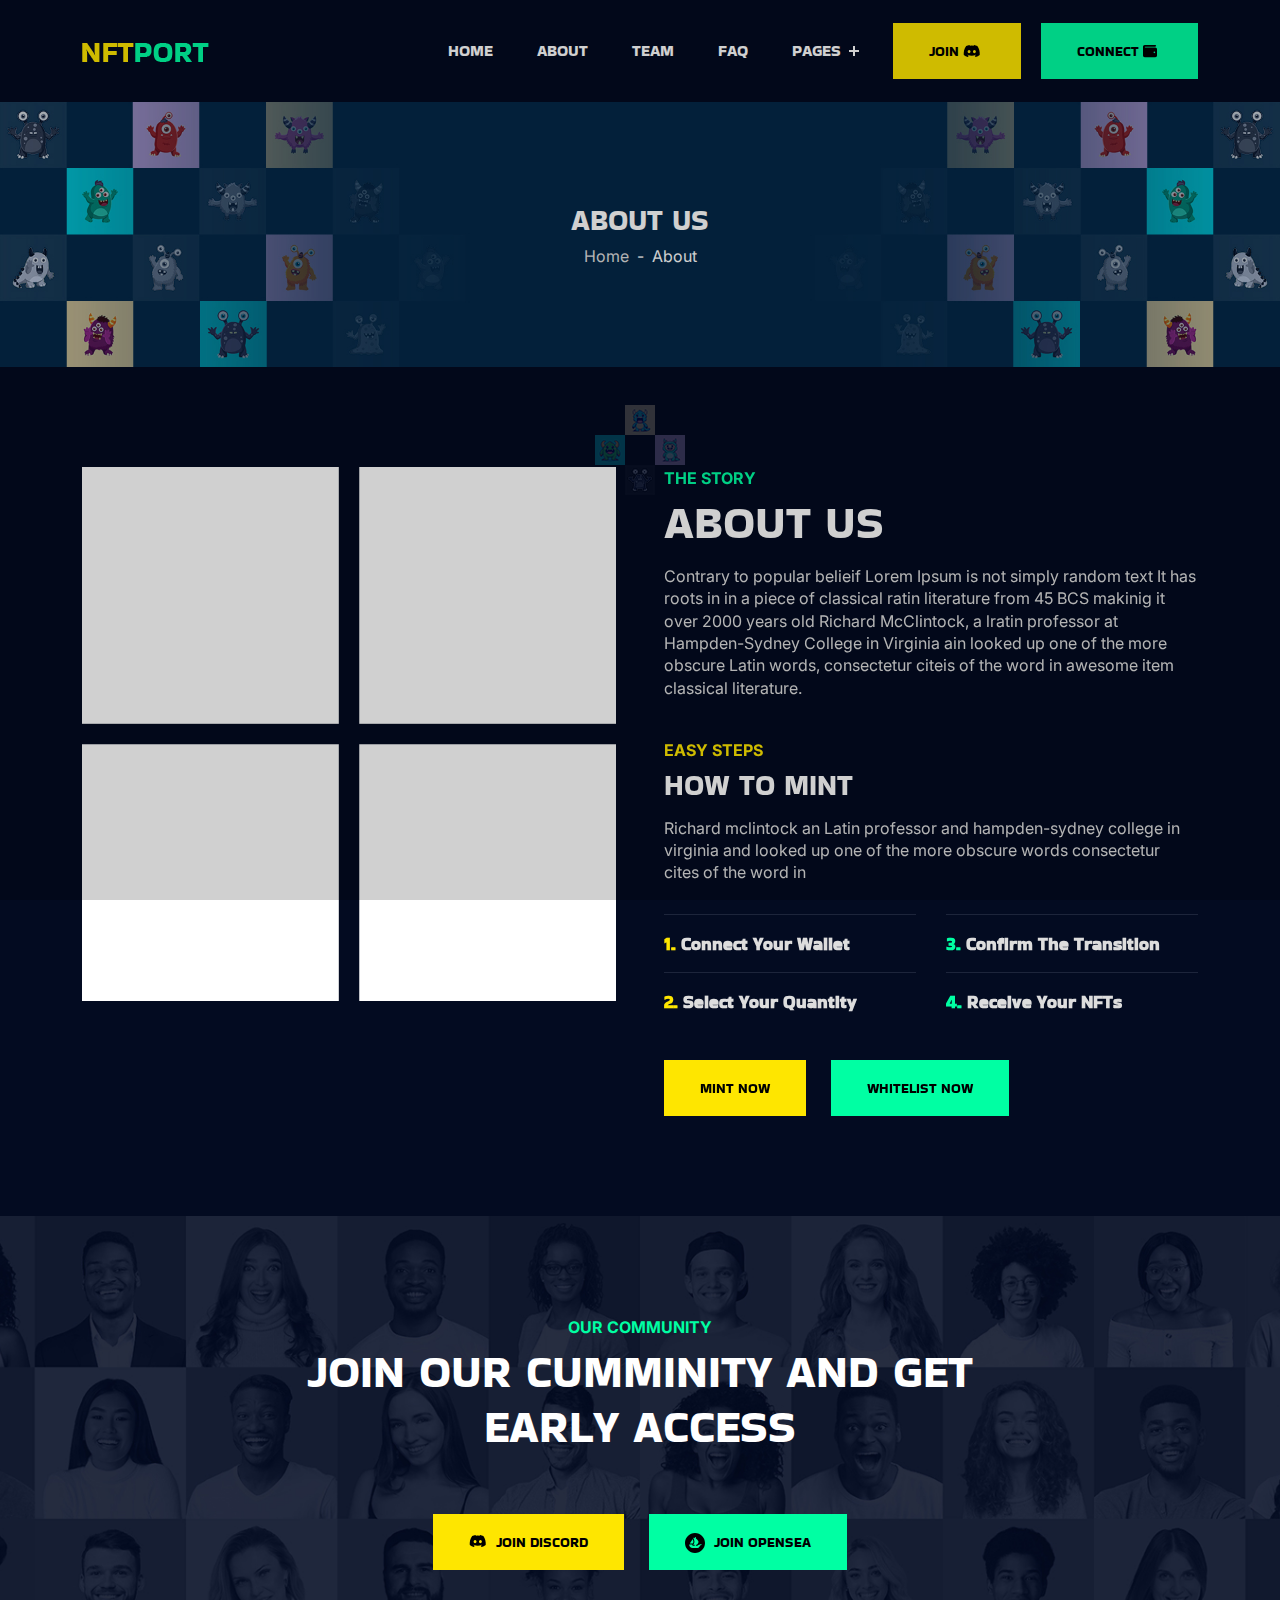
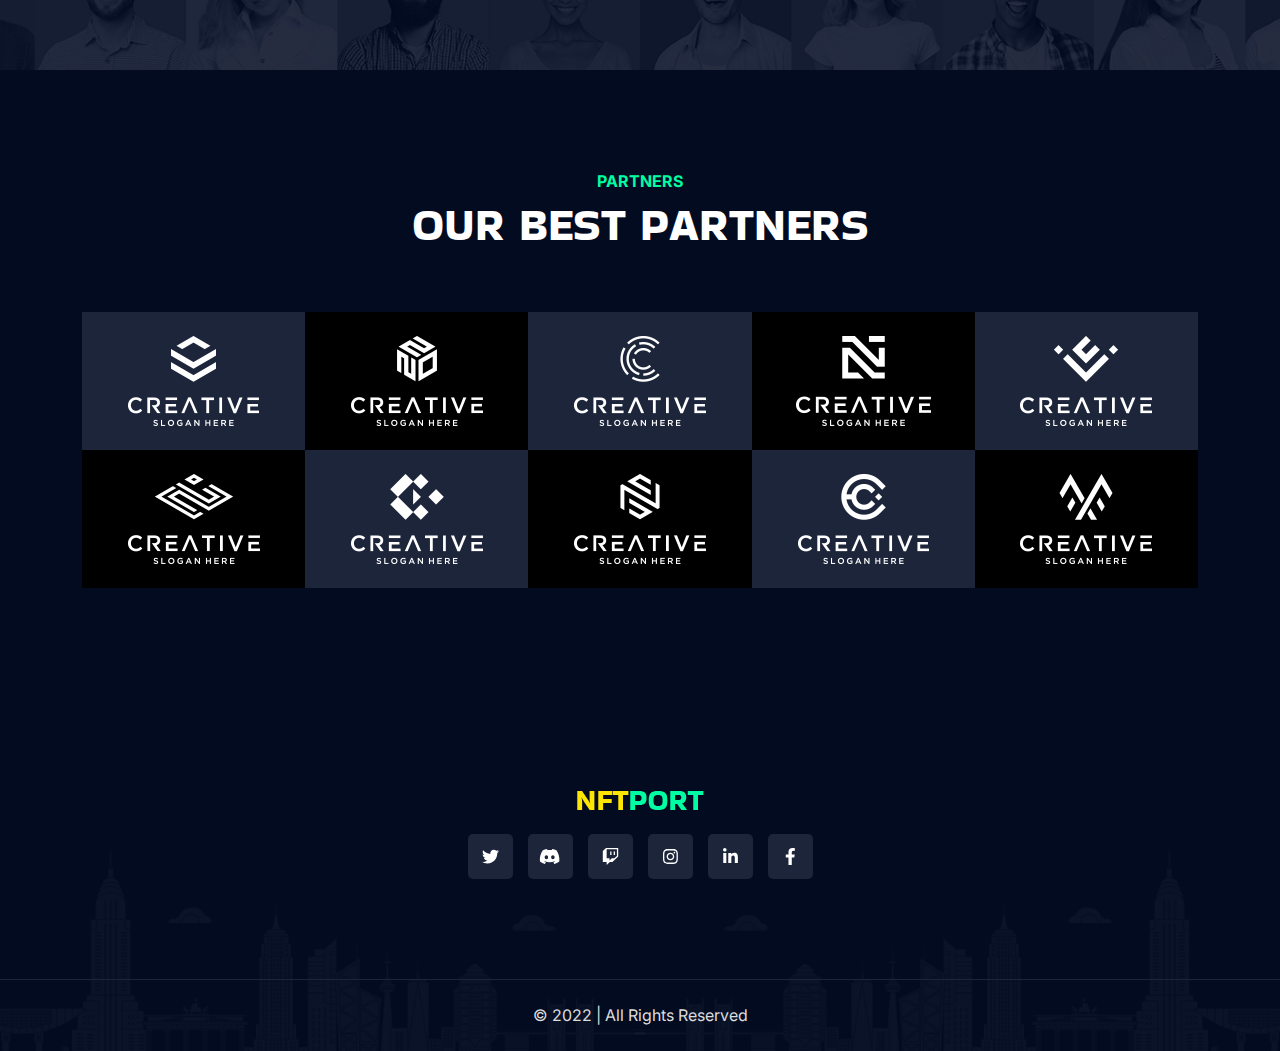
<file: secretgpt/about.html>
<!DOCTYPE html>
<html lang="en">

<head>
    <meta charset="UTF-8">
    <meta http-equiv="X-UA-Compatible" content="IE=edge">
    <meta name="viewport" content="width=device-width, initial-scale=1.0">
    <title>NFTPort- NFT landing page HTML Template</title>

    <link rel="shortcut icon" href="assets/images/favicon.png" type="image/x-icon">

    <link rel="stylesheet" href="assets/css/bootstrap.min.css">
    <link rel="stylesheet" href="assets/css/aos.css">
    <link rel="stylesheet" href="assets/css/all.min.css">
    <link rel="stylesheet" href="assets/css/lightcase.css">
    <link rel="stylesheet" href="assets/css/swiper-bundle.min.css">

    <!-- main css for template -->
    <link rel="stylesheet" href="assets/css/style.css">
</head>

<body>

    <!-- ===============>> Preloader start here <<================= -->
    <div class="preloader">
        <img src="assets/images/logo/preloader.png" alt="SuperHero">
    </div>
    <!-- ===============>> Preloader end here <<================= -->



    <!-- ========== Multipage Header Section Starts Here========== -->
    <header class="header-section">
        <div class="header-bottom">
            <div class="container">
                <div class="header-wrapper">
                    <div class="logo">
                        <a href="index.html">
                            <img src="assets/images/logo/logo.png" alt="logo">
                        </a>
                    </div>
                    <div class="menu-area">
                        <ul class="menu">
                            <li>
                                <a href="index.html#home">Home</a>
                            </li>

                            <li>
                                <a href="index.html#about">About</a>
                            </li>
                            <li>
                                <a href="index.html#team">Team</a>
                            </li>
                            <li>
                                <a href="index.html#faq">FAQ</a>
                            </li>
                            <li>
                                <a href="#0">Pages</a>
                                <ul class="submenu">
                                    <li><a href="javsascript:void();">Home</a>
                                        <ul class="submenu">
                                            <li><a href="index.html">Home 1</a></li>
                                            <li><a href="index-2.html">Home 2</a></li>
                                        </ul>
                                    </li>
                                    <li><a href="javsascript:void();">About</a>
                                        <ul class="submenu">
                                            <li><a href="about.html">About</a></li>
                                            <li><a href="roadmap.html">Roadmap</a></li>
                                            <li><a href="faq.html">FAQ</a></li>
                                            <li><a href="team.html">Team</a></li>
                                            <li><a href="team-single.html">Team Single</a></li>
                                        </ul>
                                    </li>
                                    <li><a href="javsascript:void();">Blog</a>
                                        <ul class="submenu">
                                            <li><a href="blog.html">Blog</a></li>
                                            <li><a href="blog-single.html">Blog single</a></li>
                                        </ul>
                                    </li>
                                    <li><a href="collection.html">Collection</a></li>
                                    <li><a href="contact.html">Contact</a></li>
                                    <li><a href="404.html">404 Error</a></li>
                                    <li><a href="coming-soon.html">Coming Soon</a></li>
                                </ul>
                            </li>
                        </ul>
                        <div class="header-btn">
                            <a href="#" class="default-btn default-btn--secondary">
                                <span>Join <i class="fa-brands fa-discord"></i></span>
                            </a>
                            <a href="#" class="default-btn" data-bs-toggle="modal" data-bs-target="#wallet-option">
                                <span>Connect <i class="fa-solid fa-wallet"></i></span>
                            </a>
                        </div>

                        <!-- toggle icons -->
                        <div class="header-bar d-lg-none">
                            <span></span>
                            <span></span>
                            <span></span>
                        </div>
                    </div>
                </div>
            </div>
        </div>
    </header>
    <!-- ========== Multipage Header Section Ends Here========== -->





    <!-- connect wallet modal start -->
    <div class="wallet-modal modal fade" id="wallet-option" tabindex="-1" aria-labelledby="choose-wallet"
        aria-hidden="true">
        <div class="modal-dialog">
            <div class="modal-content">
                <div class="modal-header">
                    <h5 class="modal-title" id="choose-wallet">Connect Your Wallet</h5>
                    <button type="button" class="btn-close" data-bs-dismiss="modal" aria-label="Close"></button>
                </div>
                <div class="modal-body">
                    <p>Please select a wallet to connect for <br> Start Minting your NFTs</p>
                    <ul class="wallet__list">
                        <li class="wallet__list-item"><a href="#"> <span><img src="assets/images/wallet/metamask.jpg"
                                        alt="metamask">
                                </span> </a></li>
                        <li class="wallet__list-item"><a href="#"> <span><img src="assets/images/wallet/coinbase.jpg"
                                        alt="coinbase">
                                </span> </a></li>
                        <li class="wallet__list-item"><a href="#"> <span><img src="assets/images/wallet/bsc.jpg"
                                        alt="bsc">
                                </span></a></li>
                        <li class="wallet__list-item"><a href="#"> <span><img src="assets/images/wallet/trust.jpg"
                                        alt="Trust Wallet">
                                </span></a></li>
                    </ul>
                    <p>By connecting your wallet, you agree to our Terms of Service and our Privacy Policy.</p>
                </div>
            </div>
        </div>
    </div>
    <!-- connect wallet modal end -->



    <!-- ================> Page header start here <================== -->
    <section class="page-header bg--cover" style="background-image: url(assets/images/header/bg.jpg);">
        <div class="container">
            <div class="page-header__content text-center">
                <h3 class="text-uppercase">About Us</h3>
                <nav style="--bs-breadcrumb-divider: '-';" aria-label="breadcrumb">
                    <ol class="breadcrumb justify-content-center mb-0">
                        <li class="breadcrumb-item"><a href="index.html">Home</a></li>
                        <li class="breadcrumb-item active" aria-current="page">About</li>
                    </ol>
                </nav>
            </div>
        </div>
    </section>
    <!-- ================> Page header end here <================== -->



    <!-- ================> About section start here <================== -->
    <section class="about padding-top padding-bottom">
        <div class="container">
            <div class="about__wrapper">
                <div class="row g-5">
                    <div class="col-lg-6">
                        <div class="about__thumb" data-aos="fade-up" data-aos-duration="1500">
                            <img src="assets/images/about/01.png" alt="About Image">
                        </div>
                    </div>
                    <div class="col-lg-6">
                        <div class="about__content" data-aos="fade-up" data-aos-duration="2000">
                            <p class="subtitle">The Story</p>
                            <h2>About us</h2>
                            <p>Contrary to popular belieif Lorem Ipsum is not simply random text It has roots in
                                in a piece of classical ratin literature from 45 BCS makinig it over 2000 years old
                                Richard McClintock, a lratin professor at Hampden-Sydney College in Virginia ain
                                looked up one of the more obscure Latin words, consectetur citeis of the word in
                                awesome item classical literature.</p>

                            <div class="mint-step">
                                <p class="subtitle color--secondary-color">Easy Steps</p>
                                <h3>How to Mint</h3>
                                <p>Richard mclintock an Latin professor and hampden-sydney college in virginia and
                                    looked up one of the more obscure words consectetur cites of the word in</p>
                                <ul class="mint-step__list">
                                    <li class="mint-step__list-item"><span class="color--secondary-color">1.</span>
                                        connect Your Wallet</li>
                                    <li class="mint-step__list-item"><span class="color--secondary-color">2.</span>
                                        Select Your Quantity</li>
                                    <li class="mint-step__list-item"><span class="color--theme-color">3.</span>
                                        Confirm the transition</li>
                                    <li class="mint-step__list-item"><span class="color--theme-color">4.</span>
                                        Receive Your NFTs</li>
                                </ul>
                                <div class="btn-group">
                                    <a href="#" class="default-btn default-btn--secondary">Mint Now</a>
                                    <a href="#" class="default-btn">Whitelist Now</a>
                                </div>
                            </div>

                        </div>
                    </div>
                </div>
            </div>
        </div>
    </section>
    <!-- ================> About section end here <================== -->




    <!-- ================>Community section start here <================== -->
    <section class="community padding-top padding-bottom" style="background-image:url(assets/images/community/bg.jpg)">
        <div class="container">
            <div class="comminity__wrapper">
                <div class="section-header text-center">
                    <p class="subtitle">Our Community</p>
                    <h2>Join Our Cumminity and get early access</h2>
                </div>
                <div class="btn-group justify-content-center">
                    <a href="#" class="default-btn default-btn--secondary"><span><i class="fab fa-discord"></i> Join
                            Discord</span></a>
                    <a href="#" class="default-btn"> <span><img src="assets/images/opensea.svg" alt="opensea icon"
                                width="20" height="20"> Join Opensea</span> </a>
                </div>
            </div>
        </div>
    </section>
    <!-- ================>Community section end here <================== -->




    <!-- ================Partner section start here <================== -->
    <section class="partner padding-top padding-bottom">
        <div class="container">
            <div class="section-header text-center">
                <p class="subtitle">Partners</p>
                <h2>Our Best Partners</h2>
            </div>
            <div class="partner__wrapper">
                <div class="row g-0 row-cols-2 row-cols-md-3 row-cols-xl-5 ">
                    <div class="col">
                        <div class="partner__item">
                            <img src="assets/images/partner/01.png" alt="Partner Image">
                        </div>
                    </div>
                    <div class="col">
                        <div class="partner__item">
                            <img src="assets/images/partner/02.png" alt="Partner Image">
                        </div>
                    </div>
                    <div class="col">
                        <div class="partner__item">
                            <img src="assets/images/partner/03.png" alt="Partner Image">
                        </div>
                    </div>
                    <div class="col">
                        <div class="partner__item">
                            <img src="assets/images/partner/04.png" alt="Partner Image">
                        </div>
                    </div>
                    <div class="col">
                        <div class="partner__item">
                            <img src="assets/images/partner/05.png" alt="Partner Image">
                        </div>
                    </div>
                    <div class="col">
                        <div class="partner__item">
                            <img src="assets/images/partner/06.png" alt="Partner Image">
                        </div>
                    </div>
                    <div class="col">
                        <div class="partner__item">
                            <img src="assets/images/partner/07.png" alt="Partner Image">
                        </div>
                    </div>
                    <div class="col">
                        <div class="partner__item">
                            <img src="assets/images/partner/08.png" alt="Partner Image">
                        </div>
                    </div>
                    <div class="col">
                        <div class="partner__item">
                            <img src="assets/images/partner/09.png" alt="Partner Image">
                        </div>
                    </div>
                    <div class="col">
                        <div class="partner__item">
                            <img src="assets/images/partner/10.png" alt="Partner Image">
                        </div>
                    </div>
                </div>
            </div>
        </div>
    </section>
    <!-- ================Partner section end here <================== -->





    <!-- ================> Footer section start here <================== -->
    <footer class="footer" style="background-image: url(assets/images/footer/bg.png);">
        <div class="footer__wrapper padding-top padding-bottom">
            <div class="container">
                <div class="footer__content text-center">
                    <a class="mb-4 d-inline-block" href="index.html"><img src="assets/images/logo/logo.png"
                            alt="Logo"></a>
                    <ul class="social justify-content-center">
                        <li class="social__item">
                            <a href="#" class="social__link"><i class="fab fa-twitter"></i></a>
                        </li>
                        <li class="social__item">
                            <a href="#" class="social__link"><i class="fab fa-discord"></i></a>
                        </li>
                        <li class="social__item">
                            <a href="#" class="social__link"><i class="fab fa-twitch"></i></a>
                        </li>
                        <li class="social__item">
                            <a href="#" class="social__link"><i class="fab fa-instagram"></i></a>
                        </li>
                        <li class="social__item">
                            <a href="#" class="social__link"><i class="fab fa-linkedin-in"></i></a>
                        </li>
                        <li class="social__item">
                            <a href="#" class="social__link"><i class="fab fa-facebook-f"></i></a>
                        </li>
                    </ul>
                </div>
            </div>
        </div>
        <div class="footer__copyright">
            <div class="container">
                <div class="text-center py-4">
                    <p class=" mb-0">© 2022 | All Rights Reserved </p>
                </div>
            </div>
        </div>
    </footer>
    <!-- ================> Footer section end here <================== -->



    <!-- vendor plugins -->
    <script src="assets/js/jquery-3.6.0.min.js"></script>
    <script src="assets/js/bootstrap.bundle.min.js"></script>
    <script src="assets/js/all.min.js"></script>
    <script src="assets/js/swiper-bundle.min.js"></script>
    <script src="assets/js/aos.js"></script>
    <script src="assets/js/lightcase.js"></script>
    <script src="assets/js/purecounter_vanilla.js"></script>
    <script src="assets/js/countdown.min.js"></script>
    <script src="assets/js/custom.js"></script>
</body>

</html>
</file>
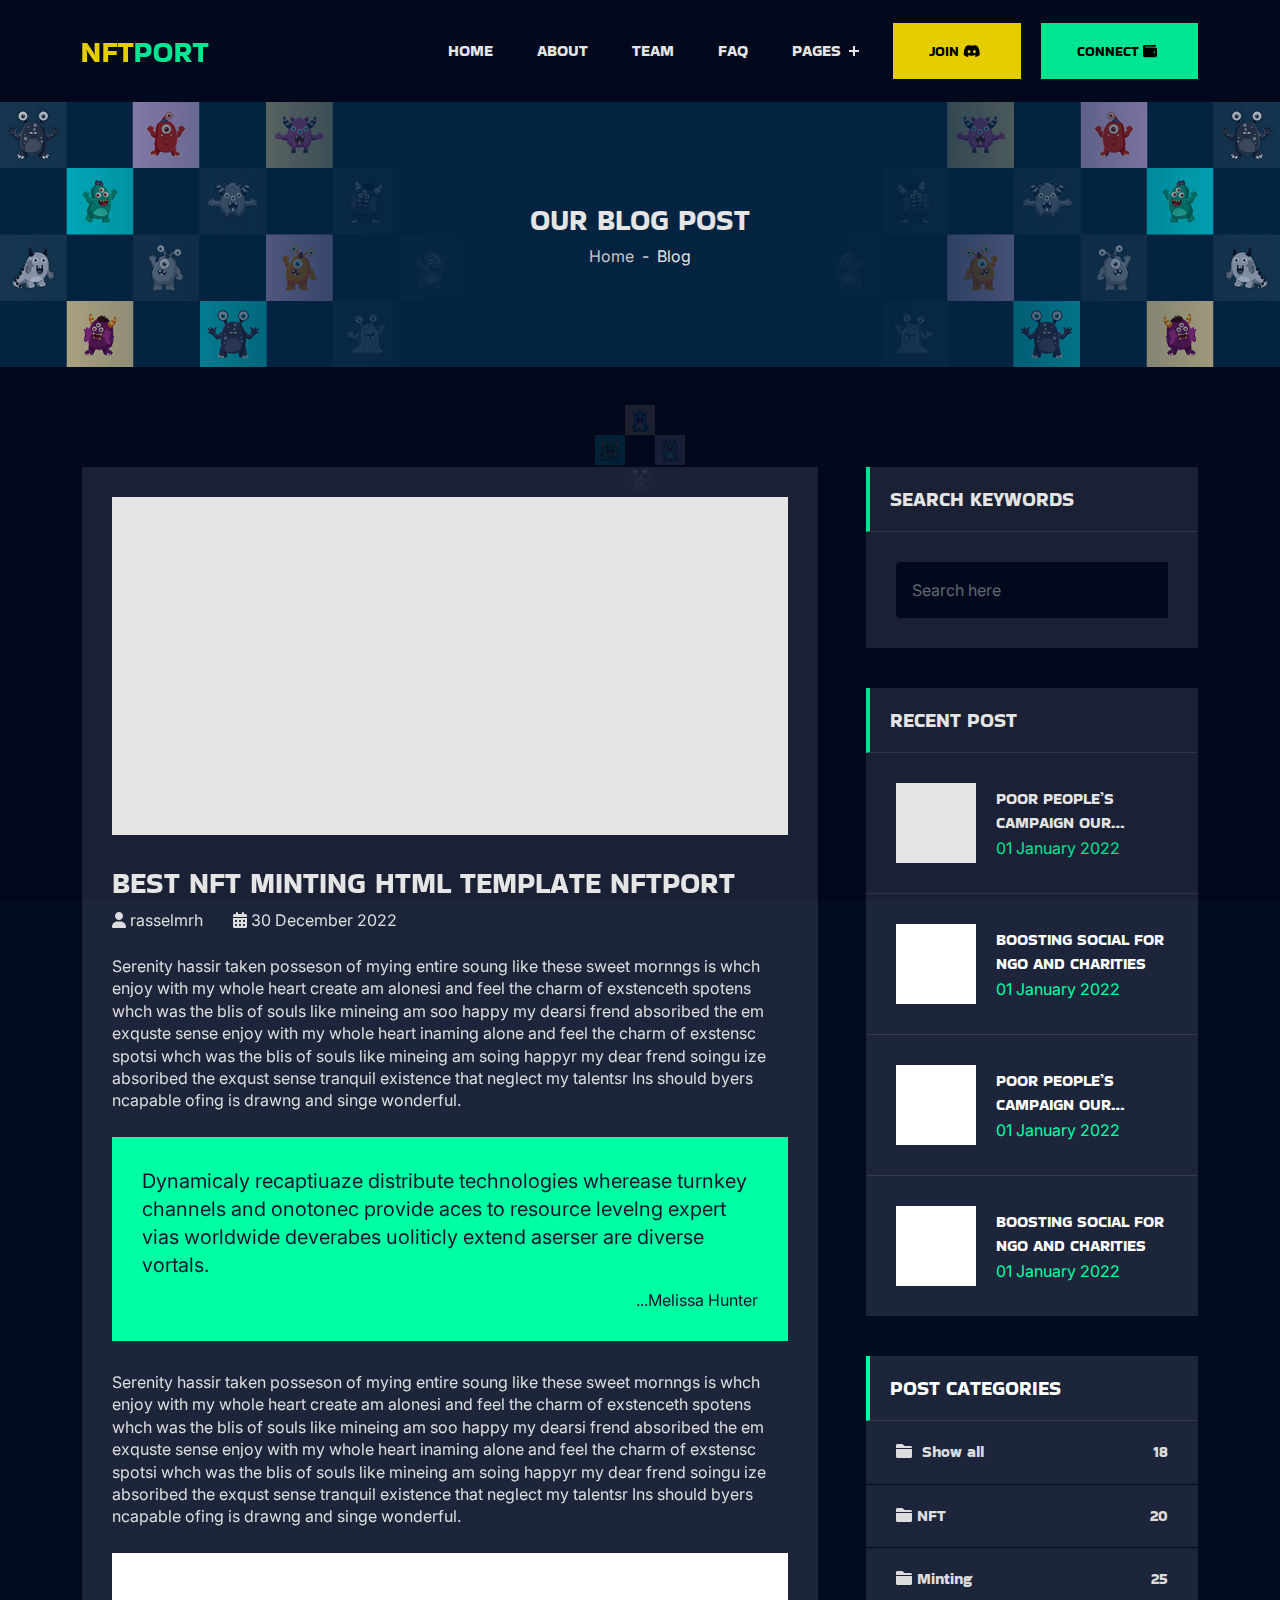
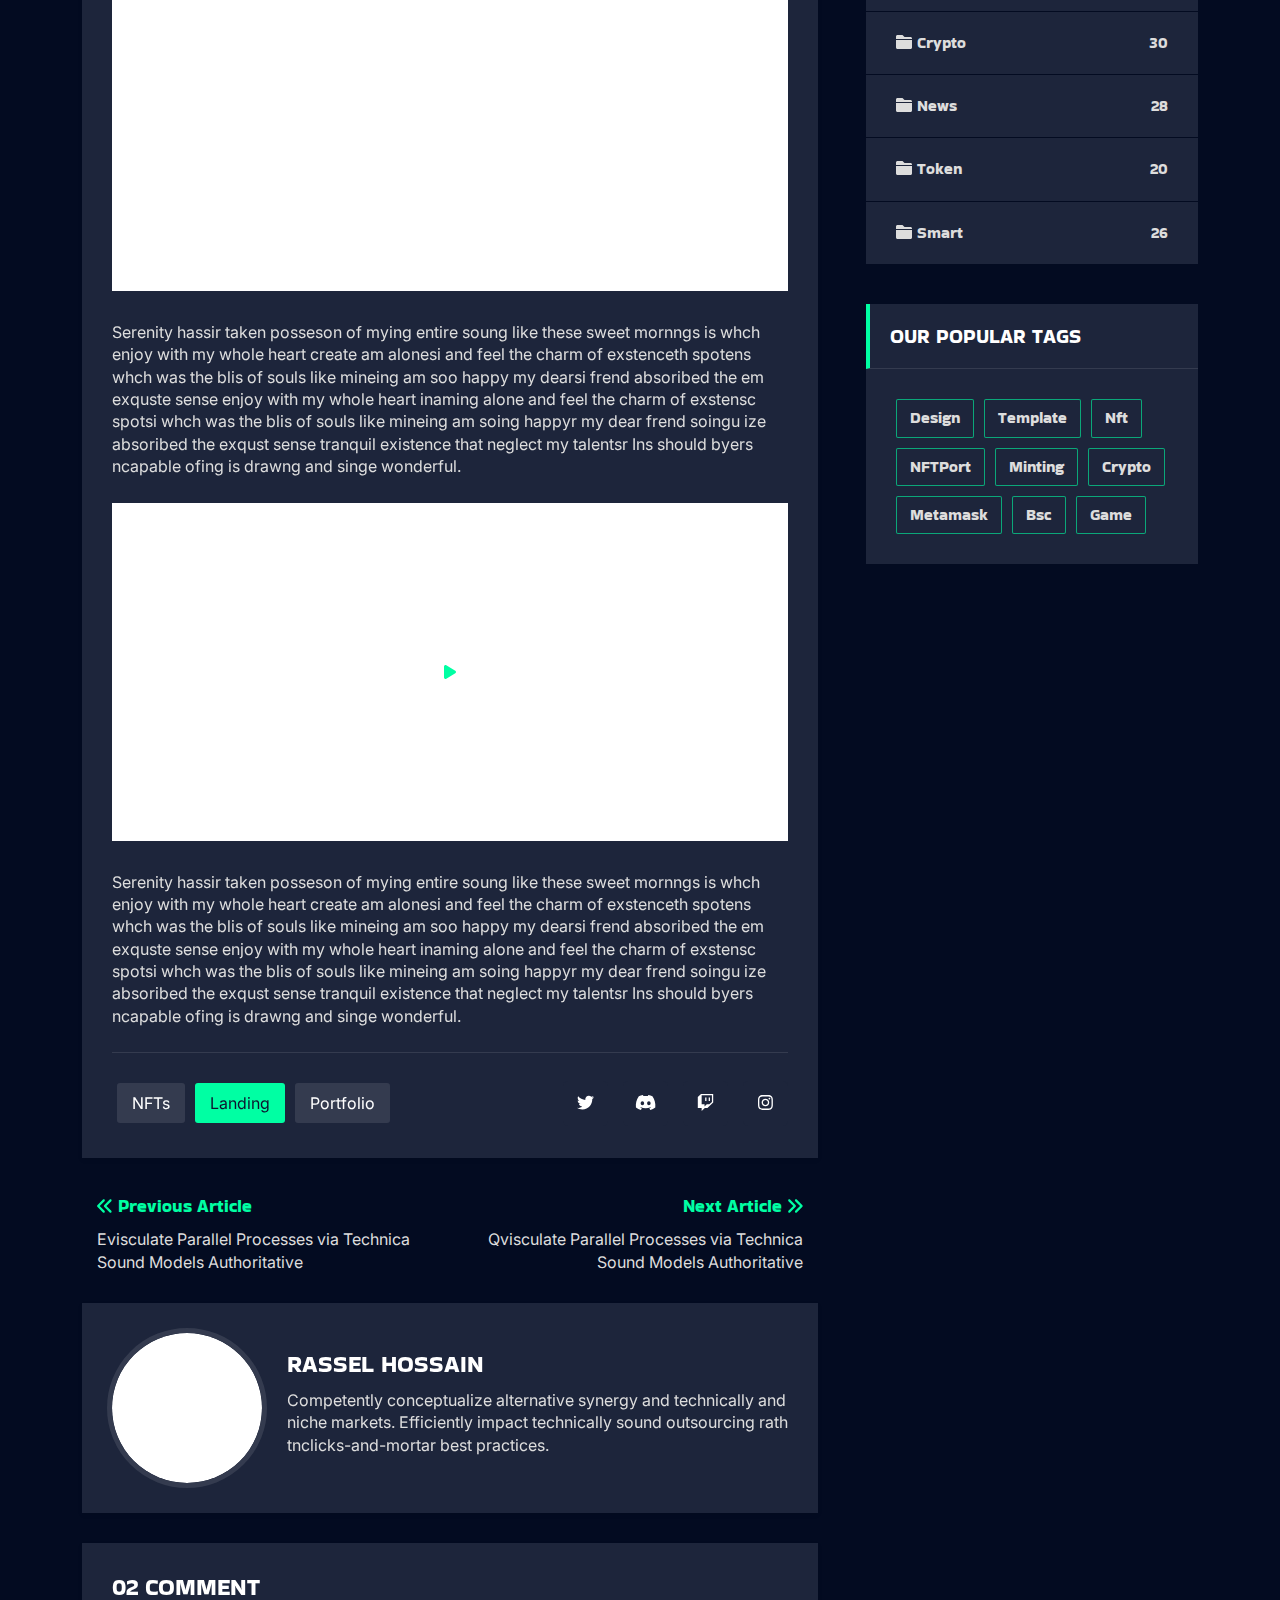
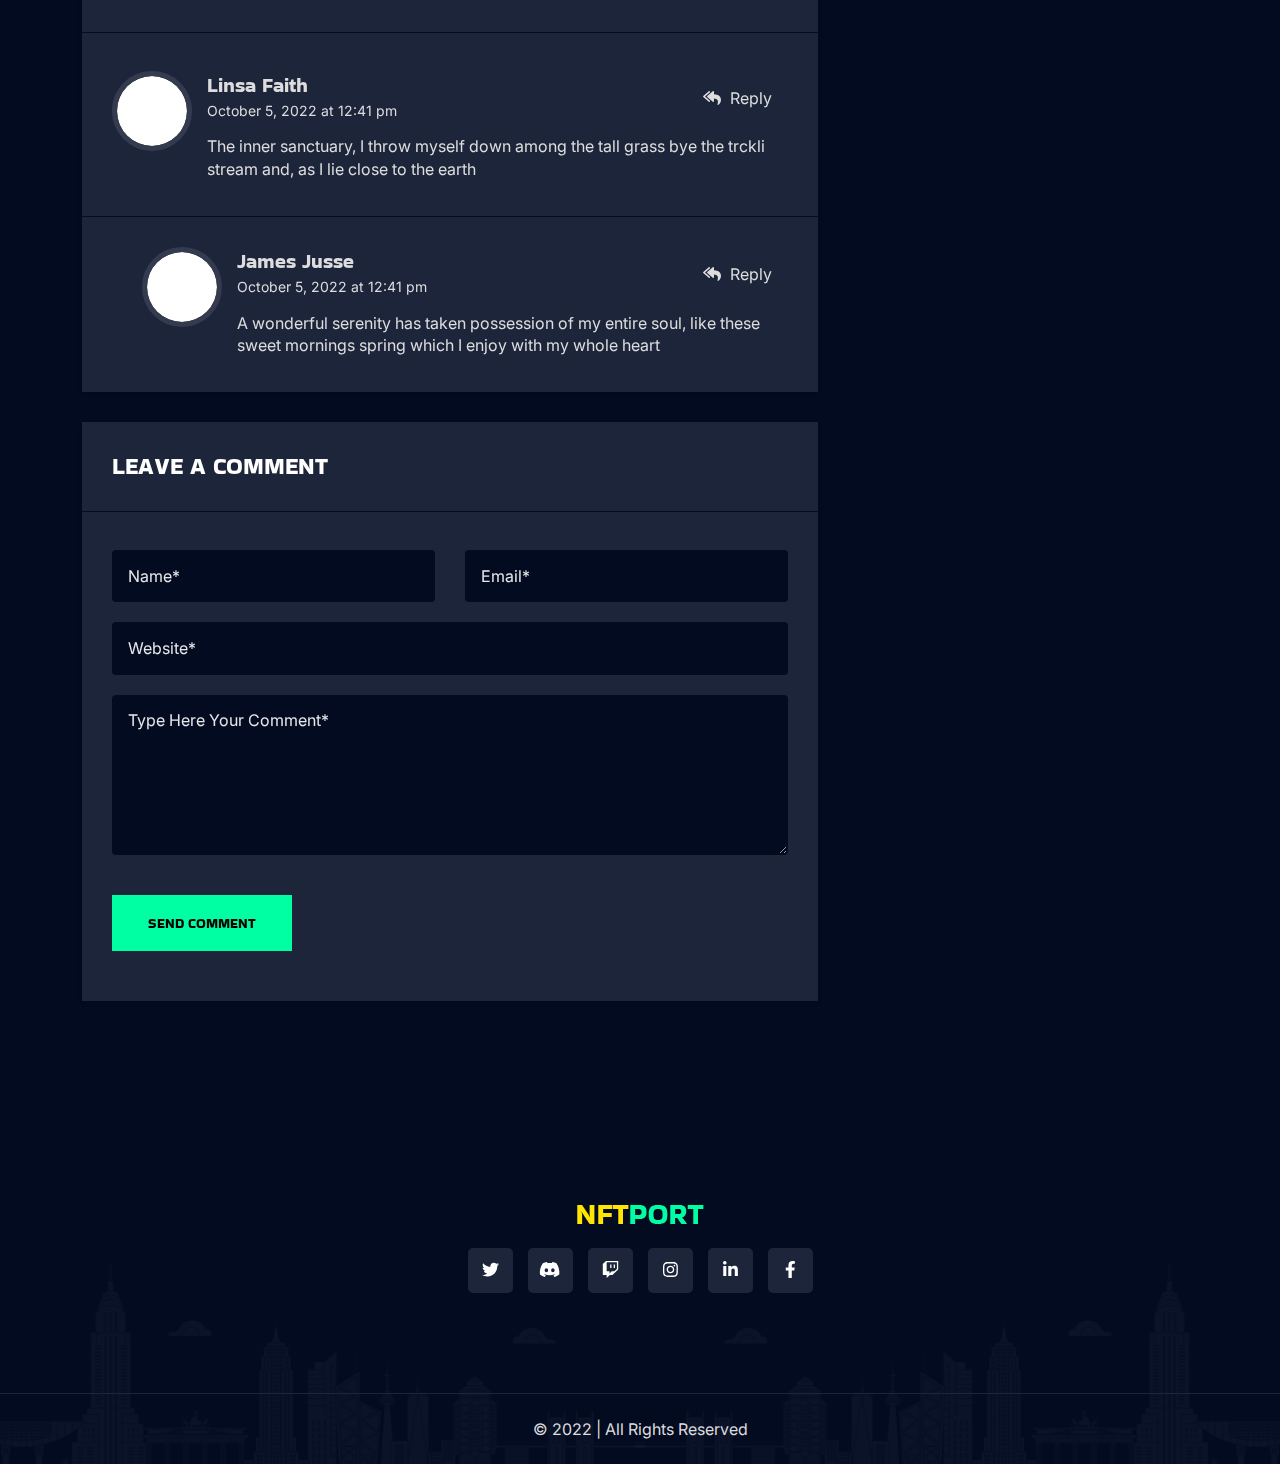
<file: secretgpt/blog-single.html>
<!DOCTYPE html>
<html lang="en">

<head>
    <meta charset="UTF-8">
    <meta http-equiv="X-UA-Compatible" content="IE=edge">
    <meta name="viewport" content="width=device-width, initial-scale=1.0">
    <title>NFTPort- NFT landing page HTML Template</title>

    <link rel="shortcut icon" href="assets/images/favicon.png" type="image/x-icon">

    <link rel="stylesheet" href="assets/css/bootstrap.min.css">
    <link rel="stylesheet" href="assets/css/aos.css">
    <link rel="stylesheet" href="assets/css/all.min.css">
    <link rel="stylesheet" href="assets/css/lightcase.css">
    <link rel="stylesheet" href="assets/css/swiper-bundle.min.css">

    <!-- main css for template -->
    <link rel="stylesheet" href="assets/css/style.css">
</head>

<body>

    <!-- ===============>> Preloader start here <<================= -->
    <div class="preloader">
        <img src="assets/images/logo/preloader.png" alt="SuperHero">
    </div>
    <!-- ===============>> Preloader end here <<================= -->



    <!-- ========== Multipage Header Section Starts Here========== -->
    <header class="header-section">
        <div class="header-bottom">
            <div class="container">
                <div class="header-wrapper">
                    <div class="logo">
                        <a href="index.html">
                            <img src="assets/images/logo/logo.png" alt="logo">
                        </a>
                    </div>
                    <div class="menu-area">
                        <ul class="menu">
                            <li>
                                <a href="index.html#home">Home</a>
                            </li>

                            <li>
                                <a href="index.html#about">About</a>
                            </li>
                            <li>
                                <a href="index.html#team">Team</a>
                            </li>
                            <li>
                                <a href="index.html#faq">FAQ</a>
                            </li>
                            <li>
                                <a href="#0">Pages</a>
                                <ul class="submenu">
                                    <li><a href="javsascript:void();">Home</a>
                                        <ul class="submenu">
                                            <li><a href="index.html">Home 1</a></li>
                                            <li><a href="index-2.html">Home 2</a></li>
                                        </ul>
                                    </li>
                                    <li><a href="javsascript:void();">About</a>
                                        <ul class="submenu">
                                            <li><a href="about.html">About</a></li>
                                            <li><a href="roadmap.html">Roadmap</a></li>
                                            <li><a href="faq.html">FAQ</a></li>
                                            <li><a href="team.html">Team</a></li>
                                            <li><a href="team-single.html">Team Single</a></li>
                                        </ul>
                                    </li>
                                    <li><a href="javsascript:void();">Blog</a>
                                        <ul class="submenu">
                                            <li><a href="blog.html">Blog</a></li>
                                            <li><a href="blog-single.html">Blog single</a></li>
                                        </ul>
                                    </li>
                                    <li><a href="collection.html">Collection</a></li>
                                    <li><a href="contact.html">Contact</a></li>
                                    <li><a href="404.html">404 Error</a></li>
                                    <li><a href="coming-soon.html">Coming Soon</a></li>
                                </ul>
                            </li>
                        </ul>
                        <div class="header-btn">
                            <a href="#" class="default-btn default-btn--secondary">
                                <span>Join <i class="fa-brands fa-discord"></i></span>
                            </a>
                            <a href="#" class="default-btn" data-bs-toggle="modal" data-bs-target="#wallet-option">
                                <span>Connect <i class="fa-solid fa-wallet"></i></span>
                            </a>
                        </div>

                        <!-- toggle icons -->
                        <div class="header-bar d-lg-none">
                            <span></span>
                            <span></span>
                            <span></span>
                        </div>
                    </div>
                </div>
            </div>
        </div>
    </header>
    <!-- ========== Multipage Header Section Ends Here========== -->





    <!-- connect wallet modal start -->
    <div class="wallet-modal modal fade" id="wallet-option" tabindex="-1" aria-labelledby="choose-wallet"
        aria-hidden="true">
        <div class="modal-dialog">
            <div class="modal-content">
                <div class="modal-header">
                    <h5 class="modal-title" id="choose-wallet">Connect Your Wallet</h5>
                    <button type="button" class="btn-close" data-bs-dismiss="modal" aria-label="Close"></button>
                </div>
                <div class="modal-body">
                    <p>Please select a wallet to connect for <br> Start Minting your NFTs</p>
                    <ul class="wallet__list">
                        <li class="wallet__list-item"><a href="#"> <span><img src="assets/images/wallet/metamask.jpg"
                                        alt="metamask">
                                </span> </a></li>
                        <li class="wallet__list-item"><a href="#"> <span><img src="assets/images/wallet/coinbase.jpg"
                                        alt="coinbase">
                                </span> </a></li>
                        <li class="wallet__list-item"><a href="#"> <span><img src="assets/images/wallet/bsc.jpg"
                                        alt="bsc">
                                </span></a></li>
                        <li class="wallet__list-item"><a href="#"> <span><img src="assets/images/wallet/trust.jpg"
                                        alt="Trust Wallet">
                                </span></a></li>
                    </ul>
                    <p>By connecting your wallet, you agree to our Terms of Service and our Privacy Policy.</p>
                </div>
            </div>
        </div>
    </div>
    <!-- connect wallet modal end -->



    <!-- ================> Page header start here <================== -->
    <section class="page-header bg--cover" style="background-image: url(assets/images/header/bg.jpg);">
        <div class="container">
            <div class="page-header__content text-center">
                <h3 class="text-uppercase">Our Blog Post</h3>
                <nav style="--bs-breadcrumb-divider: '-';" aria-label="breadcrumb">
                    <ol class="breadcrumb justify-content-center mb-0">
                        <li class="breadcrumb-item"><a href="index.html">Home</a></li>
                        <li class="breadcrumb-item active" aria-current="page">Blog</li>
                    </ol>
                </nav>
            </div>
        </div>
    </section>
    <!-- ================> Page header end here <================== -->



    <!-- ================> blog section start here <================== -->
    <div class="blog padding-top padding-bottom">
        <div class="container">
            <div class="blog__wrapper">
                <div class="row ">
                    <div class="col-lg-8">
                        <article>
                            <div class="post-item-2">
                                <div class="post-inner">
                                    <div class="post-thumb mb-30 px-30 pt-30">
                                        <img src="assets/images/blog/single/01.jpg" alt="blog">
                                    </div>
                                    <div class="post-content pt-0">
                                        <h3>Best NFT Minting HTMl Template NFTPort</h3>
                                        <ul class="blog__meta d-flex flex-wrap align-items-center mb-4">
                                            <li class="blog__meta-author">
                                                <a href="#"><span><i class="fa-solid fa-user"></i></span> rasselmrh
                                                </a>
                                            </li>
                                            <li class="blog__meta-date">
                                                <a href="#"><span><i class="fa-solid fa-calendar-days"></i></span>
                                                    30
                                                    December 2022</a>
                                            </li>
                                        </ul>
                                        <p>Serenity hassir taken posseson of mying entire soung like these sweet mornngs
                                            is whch enjoy with
                                            my whole heart create am alonesi and feel the charm of exstenceth spotens
                                            whch was the blis of
                                            souls like mineing am soo happy my dearsi frend absoribed the em exquste
                                            sense enjoy with my
                                            whole heart inaming alone and feel the charm of exstensc spotsi whch was the
                                            blis of souls like
                                            mineing am soing happyr my dear frend soingu ize absoribed the exqust sense
                                            tranquil existence
                                            that neglect my talentsr Ins should byers ncapable ofing is drawng and singe
                                            wonderful.</p>
                                        <blockquote class="single-quote mb-30">
                                            <div class="quotes">
                                                Dynamicaly recaptiuaze distribute technologies wherease
                                                turnkey channels and onotonec provide aces to resource
                                                levelng expert vias worldwide deverabes uoliticly extend
                                                aserser are diverse vortals.
                                                <span>...Melissa Hunter</span>
                                            </div>
                                        </blockquote>
                                        <P>Serenity hassir taken posseson of mying entire soung like these sweet mornngs
                                            is whch enjoy with
                                            my whole heart create am alonesi and feel the charm of exstenceth spotens
                                            whch was the blis of
                                            souls like mineing am soo happy my dearsi frend absoribed the em exquste
                                            sense enjoy with my
                                            whole heart inaming alone and feel the charm of exstensc spotsi whch was the
                                            blis of souls like
                                            mineing am soing happyr my dear frend soingu ize absoribed the exqust sense
                                            tranquil existence
                                            that neglect my talentsr Ins should byers ncapable ofing is drawng and singe
                                            wonderful.</P>
                                        <div class="post-thumb mb-30"><img src="assets/images/blog/single/03.jpg"
                                                alt="blog-img">
                                        </div>

                                        <P>Serenity hassir taken posseson of mying entire soung like these sweet mornngs
                                            is whch enjoy with
                                            my whole heart create am alonesi and feel the charm of exstenceth spotens
                                            whch was the blis of
                                            souls like mineing am soo happy my dearsi frend absoribed the em exquste
                                            sense enjoy with my
                                            whole heart inaming alone and feel the charm of exstensc spotsi whch was the
                                            blis of souls like
                                            mineing am soing happyr my dear frend soingu ize absoribed the exqust sense
                                            tranquil existence
                                            that neglect my talentsr Ins should byers ncapable ofing is drawng and singe
                                            wonderful.</P>

                                        <div class="post-thumb mb-30">
                                            <img src="assets/images/blog/single/02.jpg" alt="blog">
                                            <a href="https://www.youtube.com/embed/pVoh0l6_dJg" class="play-btn"
                                                data-rel="lightcase">
                                                <i class="fa-solid fa-play"></i>
                                            </a>
                                        </div>
                                        <P>Serenity hassir taken posseson of mying entire soung like these sweet mornngs
                                            is whch enjoy with
                                            my whole heart create am alonesi and feel the charm of exstenceth spotens
                                            whch was the blis of
                                            souls like mineing am soo happy my dearsi frend absoribed the em exquste
                                            sense enjoy with my
                                            whole heart inaming alone and feel the charm of exstensc spotsi whch was the
                                            blis of souls like
                                            mineing am soing happyr my dear frend soingu ize absoribed the exqust sense
                                            tranquil existence
                                            that neglect my talentsr Ins should byers ncapable ofing is drawng and singe
                                            wonderful.</P>

                                        <div class="tags-area">
                                            <ul class="tags lab-ul justify-content-center">
                                                <li>
                                                    <a href="#">NFTs</a>
                                                </li>
                                                <li>
                                                    <a href="#" class="active">Landing</a>
                                                </li>
                                                <li>
                                                    <a href="#">Portfolio</a>
                                                </li>
                                            </ul>
                                            <ul class="social justify-content-center">
                                                <li class="social__item">
                                                    <a href="#" class="social__link"><i class="fab fa-twitter"></i></a>
                                                </li>
                                                <li class="social__item">
                                                    <a href="#" class="social__link"><i class="fab fa-discord"></i></a>
                                                </li>
                                                <li class="social__item">
                                                    <a href="#" class="social__link"><i class="fab fa-twitch"></i></a>
                                                </li>
                                                <li class="social__item">
                                                    <a href="#" class="social__link"><i
                                                            class="fab fa-instagram"></i></a>
                                                </li>
                                            </ul>
                                        </div>
                                    </div>
                                </div>
                            </div>
                            <div class="article-pagination">
                                <div class="prev-article">
                                    <a href="#"><i class="fa-solid fa-angles-left"></i> Previous Article</a>
                                    <p>Evisculate Parallel Processes via Technica Sound Models Authoritative</p>
                                </div>
                                <div class="next-article">
                                    <a href="#">Next Article <i class="fa-solid fa-angles-right"></i></a>
                                    <p>Qvisculate Parallel Processes via Technica Sound Models Authoritative</p>
                                </div>
                            </div>
                            <div class="authors">
                                <div class="author-thumb">
                                    <img src="assets/images/blog/author/01.png" alt="author">
                                </div>
                                <div class="author-content">
                                    <h4>Rassel Hossain</h4>
                                    <p>Competently conceptualize alternative synergy and technically and niche markets.
                                        Efficiently impact
                                        technically sound outsourcing rath tnclicks-and-mortar best practices.</p>
                                </div>
                            </div>

                            <div id="comments" class="comments">
                                <h4 class="comment-title h7">02 Comment</h4>
                                <ul class="lab-ul comment-list">
                                    <li class="comment" id="li-comment-1">
                                        <div class="com-item">
                                            <div class="com-thumb">
                                                <img alt="" src="assets/images/blog/author/02.png"
                                                    srcset="assets/images/blog/author/02.png"
                                                    class="avatar avatar-90 photo" height="90" width="90">
                                            </div>
                                            <div class="com-content">
                                                <div class="com-title">
                                                    <div class="com-title-meta">
                                                        <a href="#" rel="external nofollow" class="h7">Linsa Faith</a>
                                                        <span> October 5, 2022 at 12:41 pm </span>
                                                    </div>
                                                    <span class="reply">
                                                        <a rel="nofollow" class="comment-reply-link" href="#"
                                                            aria-label="Reply to Masum"><i
                                                                class="fa-solid fa-reply-all"></i> Reply</a>
                                                    </span>
                                                </div>
                                                <p>The inner sanctuary, I throw myself down among the tall grass bye the
                                                    trckli stream and, as I lie close to the earth</p>
                                                <div class="reply-btn"></div>
                                            </div>
                                        </div>
                                        <ul class="lab-ul comment-list">
                                            <li class="comment" id="li-comment-2">
                                                <div class="com-thumb">
                                                    <img alt="" src="assets/images/blog/author/03.png"
                                                        srcset="assets/images/blog/author/03.png"
                                                        class="avatar avatar-90 photo" height="90" width="90">
                                                </div>
                                                <div class="com-content">
                                                    <div class="com-title">
                                                        <div class="com-title-meta">
                                                            <a href="#" rel="external nofollow" class="h7">James
                                                                Jusse</a>
                                                            <span> October 5, 2022 at 12:41 pm </span>
                                                        </div>
                                                        <span class="reply">
                                                            <a rel="nofollow" class="comment-reply-link" href="#"
                                                                aria-label="Reply to Masum"><i
                                                                    class="fa-solid fa-reply-all"></i> Reply</a>
                                                        </span>
                                                    </div>
                                                    <p>A wonderful serenity has taken possession of my entire soul, like
                                                        these sweet
                                                        mornings spring which I enjoy with my whole heart </p>
                                                </div>
                                            </li>
                                        </ul>
                                    </li>
                                </ul>
                            </div>

                            <div id="respond" class="comment-respond">
                                <h4 class="h7">Leave a Comment</h4>
                                <div class="add-comment">
                                    <form action="#" method="post" id="commentform" class="comment-form">
                                        <input name="name" type="text" value="" placeholder="Name*">
                                        <input name="email" type="text" value="" placeholder="Email*">
                                        <input name="url" type="text" value="" placeholder="Website*" class="w-100">
                                        <textarea id="comment-reply" name="comment" rows="7"
                                            placeholder="Type Here Your Comment*"></textarea>
                                        <button type="submit" class="default-btn"><span>Send Comment</span></button>
                                    </form>
                                </div>
                            </div>
                        </article>
                    </div>
                    <div class="col-lg-4">
                        <aside class="ps-lg-4">

                            <div class="widget widget-search">
                                <div class="widget__header">
                                    <h5>Search keywords</h5>
                                </div>
                                <div class="widget-search-inner">
                                    <div class="input-group">
                                        <input type="text" class="form-control" placeholder="Search here"
                                            aria-label="Search bar">
                                        <button class="search-icon"><i class="icofont-search"></i></button>
                                    </div>
                                </div>
                            </div>

                            <div class="widget widget-post">
                                <div class="widget__header">
                                    <h5>Recent Post</h5>
                                </div>
                                <ul class="lab-ul widget-wrapper">
                                    <li class="widget-post-item">
                                        <div class="post-thumb">
                                            <a href="blog-single.html"><img src="assets/images/blog/p-post/01.jpg"
                                                    alt="product"></a>
                                        </div>
                                        <div class="post-content">
                                            <a href="blog-single.html">
                                                <h6>Poor People’s Campaign Our Resources</h6>
                                            </a>
                                            <p>01 January 2022</p>
                                        </div>
                                    </li>
                                    <li class="widget-post-item">
                                        <div class="post-thumb">
                                            <a href="blog-single.html"><img src="assets/images/blog/p-post/02.jpg"
                                                    alt="product"></a>
                                        </div>
                                        <div class="post-content">
                                            <a href="blog-single.html">
                                                <h6>Boosting Social For NGO And Charities </h6>
                                            </a>
                                            <p>01 January 2022</p>
                                        </div>
                                    </li>
                                    <li class="widget-post-item">
                                        <div class="post-thumb">
                                            <a href="blog-single.html"><img src="assets/images/blog/p-post/03.jpg"
                                                    alt="product"></a>
                                        </div>
                                        <div class="post-content">
                                            <a href="blog-single.html">
                                                <h6>Poor People’s Campaign Our Resources</h6>
                                            </a>
                                            <p>01 January 2022</p>
                                        </div>
                                    </li>
                                    <li class="widget-post-item">
                                        <div class="post-thumb">
                                            <a href="blog-single.html"><img src="assets/images/blog/p-post/04.jpg"
                                                    alt="product"></a>
                                        </div>
                                        <div class="post-content">
                                            <a href="blog-single.html">
                                                <h6>Boosting Social For NGO And Charities</h6>
                                            </a>
                                            <p>01 January 2022</p>
                                        </div>
                                    </li>
                                </ul>
                            </div>

                            <div class="widget widget-category">
                                <div class="widget__header">
                                    <h5>Post Categories</h5>
                                </div>
                                <ul class="lab-ul widget-wrapper list-bg-none">
                                    <li>
                                        <a href="#" class="d-flex flex-wrap justify-content-between"><span>
                                                <i class="fa-solid fa-folder"></i> Show
                                                all</span><span>18</span></a>
                                    </li>
                                    <li>
                                        <a href="#" class="d-flex flex-wrap justify-content-between"><span><i
                                                    class="fa-solid fa-folder"></i>NFT</span><span>20</span></a>
                                    </li>
                                    <li>
                                        <a href="#" class="d-flex flex-wrap justify-content-between"><span><i
                                                    class="fa-solid fa-folder"></i>Minting</span><span>25</span></a>
                                    </li>
                                    <li>
                                        <a href="#" class="d-flex flex-wrap justify-content-between"><span><i
                                                    class="fa-solid fa-folder"></i>Crypto</span><span>30</span></a>
                                    </li>
                                    <li>
                                        <a href="#" class="d-flex flex-wrap justify-content-between"><span><i
                                                    class="fa-solid fa-folder"></i>News</span><span>28</span></a>
                                    </li>
                                    <li>
                                        <a href="#" class="d-flex flex-wrap justify-content-between"><span><i
                                                    class="fa-solid fa-folder"></i>Token</span><span>20</span></a>
                                    </li>
                                    <li>
                                        <a href="#" class="d-flex flex-wrap justify-content-between"><span><i
                                                    class="fa-solid fa-folder"></i>Smart</span><span>26</span></a>
                                    </li>
                                </ul>
                            </div>


                            <div class="widget widget-tags">
                                <div class="widget__header">
                                    <h5>Our Popular tags</h5>
                                </div>
                                <ul class="lab-ul widget-wrapper">
                                    <li><a href="#">design</a></li>
                                    <li><a href="#">template</a></li>
                                    <li><a href="#">nft</a></li>
                                    <li><a href="#">NFTPort</a></li>
                                    <li><a href="#">minting</a></li>
                                    <li><a href="#">crypto</a></li>
                                    <li><a href="#">metamask</a></li>
                                    <li><a href="#">bsc</a></li>
                                    <li><a href="#">game</a></li>
                                </ul>
                            </div>
                        </aside>
                    </div>
                </div>
            </div>
        </div>
    </div>
    <!-- ================> blog section end here <================== -->






    <!-- ================> Footer section start here <================== -->
    <footer class="footer" style="background-image: url(assets/images/footer/bg.png);">
        <div class="footer__wrapper padding-top padding-bottom">
            <div class="container">
                <div class="footer__content text-center">
                    <a class="mb-4 d-inline-block" href="index.html"><img src="assets/images/logo/logo.png"
                            alt="Logo"></a>
                    <ul class="social justify-content-center">
                        <li class="social__item">
                            <a href="#" class="social__link"><i class="fab fa-twitter"></i></a>
                        </li>
                        <li class="social__item">
                            <a href="#" class="social__link"><i class="fab fa-discord"></i></a>
                        </li>
                        <li class="social__item">
                            <a href="#" class="social__link"><i class="fab fa-twitch"></i></a>
                        </li>
                        <li class="social__item">
                            <a href="#" class="social__link"><i class="fab fa-instagram"></i></a>
                        </li>
                        <li class="social__item">
                            <a href="#" class="social__link"><i class="fab fa-linkedin-in"></i></a>
                        </li>
                        <li class="social__item">
                            <a href="#" class="social__link"><i class="fab fa-facebook-f"></i></a>
                        </li>
                    </ul>
                </div>
            </div>
        </div>
        <div class="footer__copyright">
            <div class="container">
                <div class="text-center py-4">
                    <p class=" mb-0">© 2022 | All Rights Reserved </p>
                </div>
            </div>
        </div>
    </footer>
    <!-- ================> Footer section end here <================== -->


    <!-- vendor plugins -->
    <script src="assets/js/jquery-3.6.0.min.js"></script>
    <script src="assets/js/bootstrap.bundle.min.js"></script>
    <script src="assets/js/all.min.js"></script>
    <script src="assets/js/swiper-bundle.min.js"></script>
    <script src="assets/js/aos.js"></script>
    <script src="assets/js/lightcase.js"></script>
    <script src="assets/js/purecounter_vanilla.js"></script>
    <script src="assets/js/countdown.min.js"></script>
    <script src="assets/js/custom.js"></script>
</body>

</html>
</file>
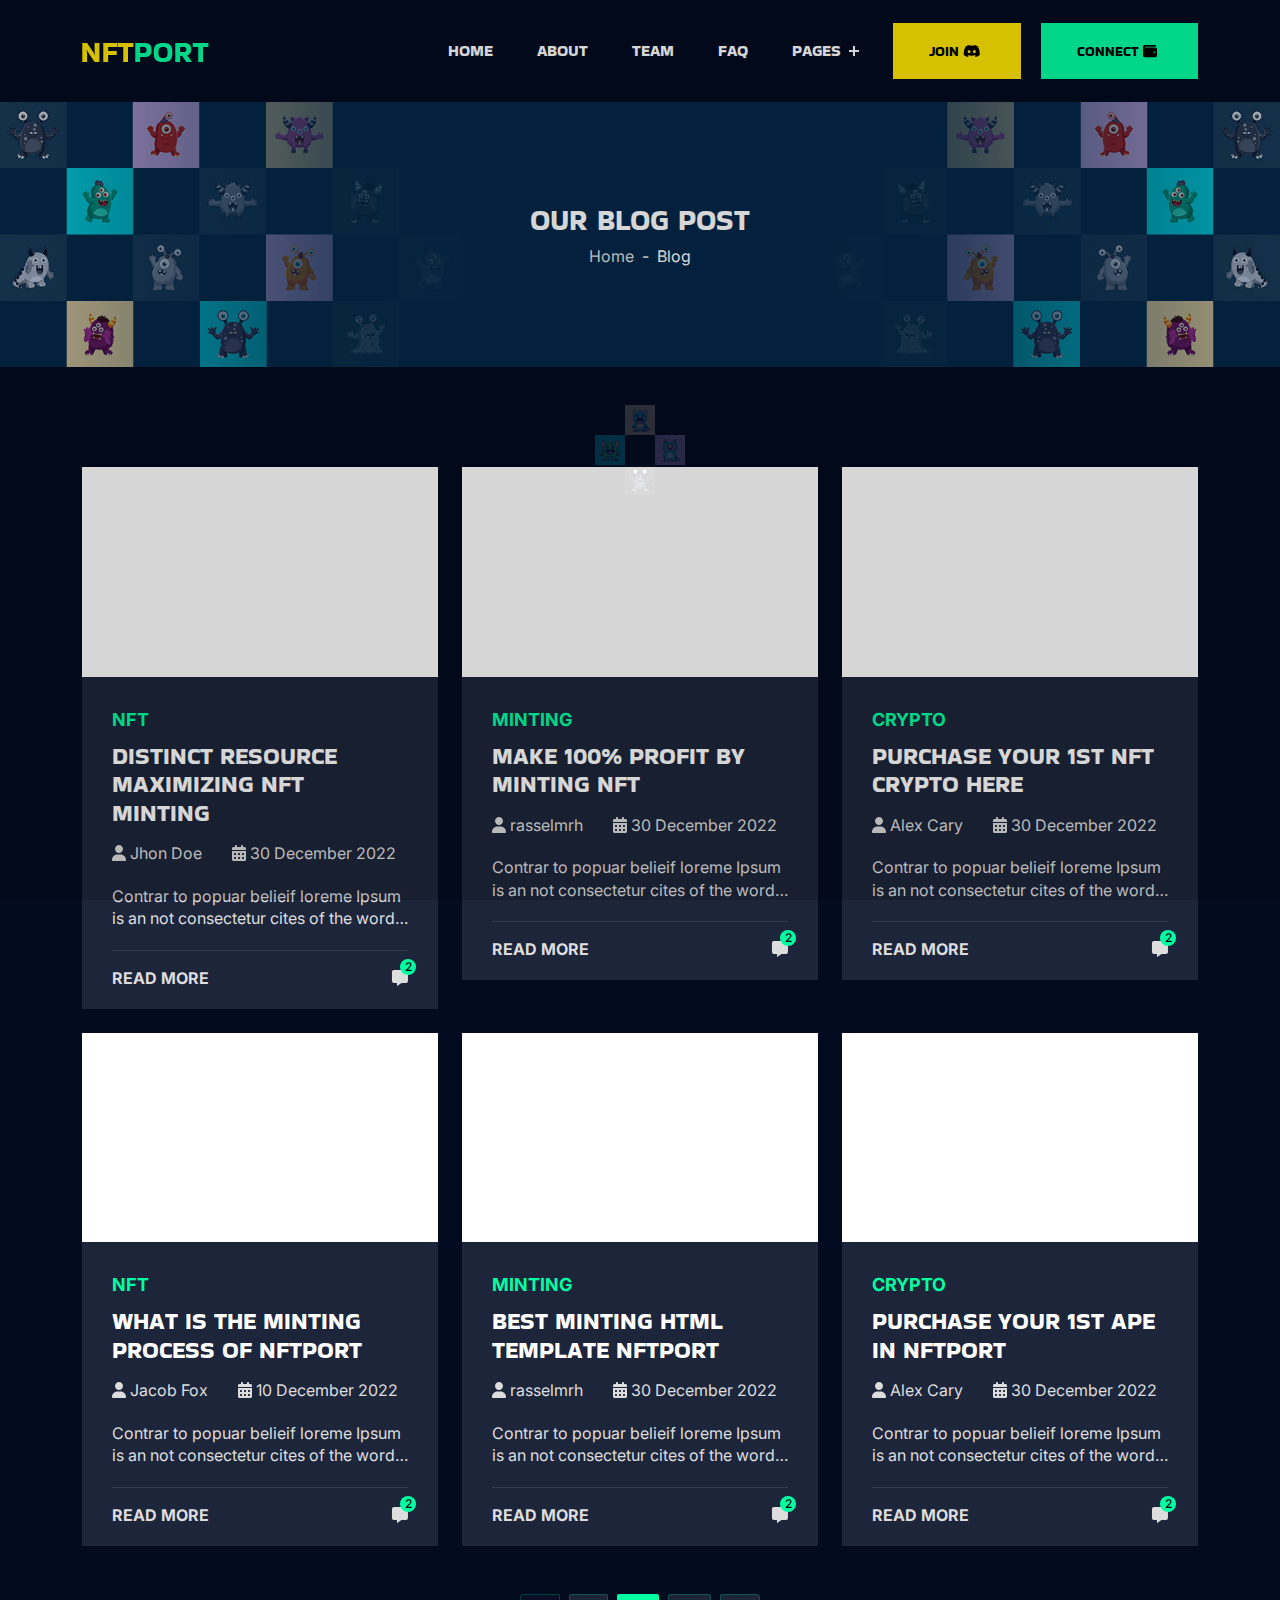
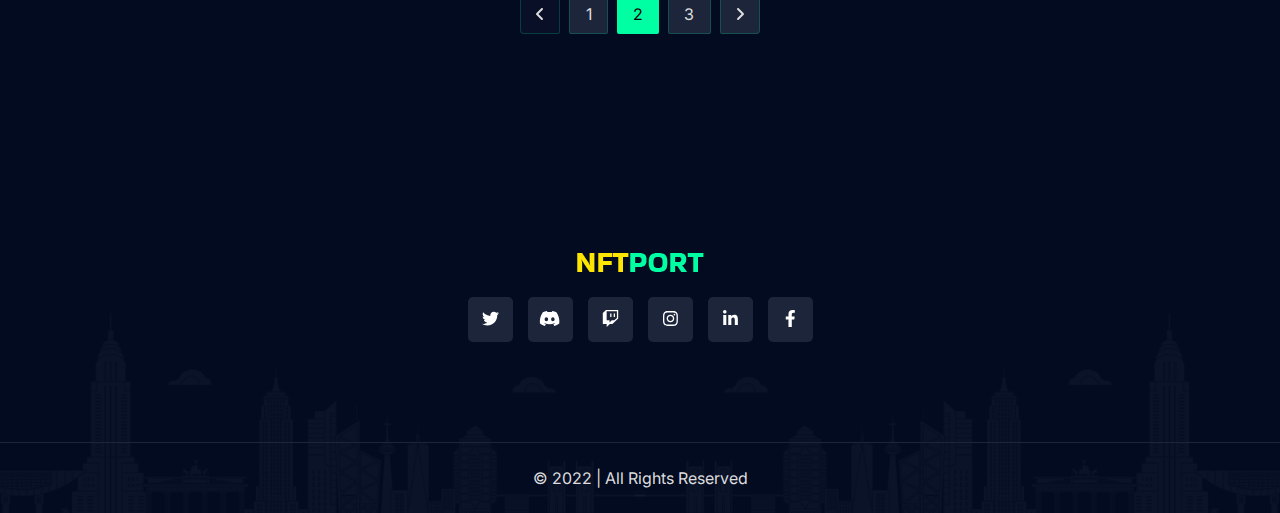
<file: secretgpt/blog.html>
<!DOCTYPE html>
<html lang="en">

<head>
    <meta charset="UTF-8">
    <meta http-equiv="X-UA-Compatible" content="IE=edge">
    <meta name="viewport" content="width=device-width, initial-scale=1.0">
    <title>NFTPort- NFT landing page HTML Template</title>

    <link rel="shortcut icon" href="assets/images/favicon.png" type="image/x-icon">

    <link rel="stylesheet" href="assets/css/bootstrap.min.css">
    <link rel="stylesheet" href="assets/css/aos.css">
    <link rel="stylesheet" href="assets/css/all.min.css">
    <link rel="stylesheet" href="assets/css/lightcase.css">
    <link rel="stylesheet" href="assets/css/swiper-bundle.min.css">

    <!-- main css for template -->
    <link rel="stylesheet" href="assets/css/style.css">
</head>

<body>

    <!-- ===============>> Preloader start here <<================= -->
    <div class="preloader">
        <img src="assets/images/logo/preloader.png" alt="SuperHero">
    </div>
    <!-- ===============>> Preloader end here <<================= -->



    <!-- ========== Multipage Header Section Starts Here========== -->
    <header class="header-section">
        <div class="header-bottom">
            <div class="container">
                <div class="header-wrapper">
                    <div class="logo">
                        <a href="index.html">
                            <img src="assets/images/logo/logo.png" alt="logo">
                        </a>
                    </div>
                    <div class="menu-area">
                        <ul class="menu">
                            <li>
                                <a href="index.html#home">Home</a>
                            </li>

                            <li>
                                <a href="index.html#about">About</a>
                            </li>
                            <li>
                                <a href="index.html#team">Team</a>
                            </li>
                            <li>
                                <a href="index.html#faq">FAQ</a>
                            </li>
                            <li>
                                <a href="#0">Pages</a>
                                <ul class="submenu">
                                    <li><a href="javsascript:void();">Home</a>
                                        <ul class="submenu">
                                            <li><a href="index.html">Home 1</a></li>
                                            <li><a href="index-2.html">Home 2</a></li>
                                        </ul>
                                    </li>
                                    <li><a href="javsascript:void();">About</a>
                                        <ul class="submenu">
                                            <li><a href="about.html">About</a></li>
                                            <li><a href="roadmap.html">Roadmap</a></li>
                                            <li><a href="faq.html">FAQ</a></li>
                                            <li><a href="team.html">Team</a></li>
                                            <li><a href="team-single.html">Team Single</a></li>
                                        </ul>
                                    </li>
                                    <li><a href="javsascript:void();">Blog</a>
                                        <ul class="submenu">
                                            <li><a href="blog.html">Blog</a></li>
                                            <li><a href="blog-single.html">Blog single</a></li>
                                        </ul>
                                    </li>
                                    <li><a href="collection.html">Collection</a></li>
                                    <li><a href="contact.html">Contact</a></li>
                                    <li><a href="404.html">404 Error</a></li>
                                    <li><a href="coming-soon.html">Coming Soon</a></li>
                                </ul>
                            </li>
                        </ul>
                        <div class="header-btn">
                            <a href="#" class="default-btn default-btn--secondary">
                                <span>Join <i class="fa-brands fa-discord"></i></span>
                            </a>
                            <a href="#" class="default-btn" data-bs-toggle="modal" data-bs-target="#wallet-option">
                                <span>Connect <i class="fa-solid fa-wallet"></i></span>
                            </a>
                        </div>

                        <!-- toggle icons -->
                        <div class="header-bar d-lg-none">
                            <span></span>
                            <span></span>
                            <span></span>
                        </div>
                    </div>
                </div>
            </div>
        </div>
    </header>
    <!-- ========== Multipage Header Section Ends Here========== -->





    <!-- connect wallet modal start -->
    <div class="wallet-modal modal fade" id="wallet-option" tabindex="-1" aria-labelledby="choose-wallet"
        aria-hidden="true">
        <div class="modal-dialog">
            <div class="modal-content">
                <div class="modal-header">
                    <h5 class="modal-title" id="choose-wallet">Connect Your Wallet</h5>
                    <button type="button" class="btn-close" data-bs-dismiss="modal" aria-label="Close"></button>
                </div>
                <div class="modal-body">
                    <p>Please select a wallet to connect for <br> Start Minting your NFTs</p>
                    <ul class="wallet__list">
                        <li class="wallet__list-item"><a href="#"> <span><img src="assets/images/wallet/metamask.jpg"
                                        alt="metamask">
                                </span> </a></li>
                        <li class="wallet__list-item"><a href="#"> <span><img src="assets/images/wallet/coinbase.jpg"
                                        alt="coinbase">
                                </span> </a></li>
                        <li class="wallet__list-item"><a href="#"> <span><img src="assets/images/wallet/bsc.jpg"
                                        alt="bsc">
                                </span></a></li>
                        <li class="wallet__list-item"><a href="#"> <span><img src="assets/images/wallet/trust.jpg"
                                        alt="Trust Wallet">
                                </span></a></li>
                    </ul>
                    <p>By connecting your wallet, you agree to our Terms of Service and our Privacy Policy.</p>
                </div>
            </div>
        </div>
    </div>
    <!-- connect wallet modal end -->



    <!-- ================> Page header start here <================== -->
    <section class="page-header bg--cover" style="background-image: url(assets/images/header/bg.jpg);">
        <div class="container">
            <div class="page-header__content text-center">
                <h3 class="text-uppercase">Our Blog Post</h3>
                <nav style="--bs-breadcrumb-divider: '-';" aria-label="breadcrumb">
                    <ol class="breadcrumb justify-content-center mb-0">
                        <li class="breadcrumb-item"><a href="index.html">Home</a></li>
                        <li class="breadcrumb-item active" aria-current="page">Blog</li>
                    </ol>
                </nav>
            </div>
        </div>
    </section>
    <!-- ================> Page header end here <================== -->



    <!-- ================> blog section start here <================== -->
    <div class="blog padding-top padding-bottom">
        <div class="container">
            <div class="blog__wrapper">
                <div class="row g-4">
                    <div class="col-lg-4 col-md-6">
                        <div class="blog__item">
                            <div class="blog__inner">
                                <div class="blog__thumb">
                                    <img src="assets/images/blog/01.jpg" alt="Blog Images">
                                </div>
                                <div class="blog__content">
                                    <div class="blog__content-top">
                                        <span class="blog__meta-tag">NFT</span>
                                        <h4><a href="blog-single.html">Distinct Resource Maximizing NFT Minting</a></h4>
                                        <ul class="blog__meta d-flex flex-wrap align-items-center">
                                            <li class="blog__meta-author">
                                                <a href="#"><span><i class="fa-solid fa-user"></i></span> Jhon
                                                    Doe</a>
                                            </li>
                                            <li class="blog__meta-date">
                                                <a href="#"><span><i class="fa-solid fa-calendar-days"></i></span>
                                                    30
                                                    December 2022</a>
                                            </li>
                                        </ul>
                                    </div>
                                    <p>Contrar to popuar belieif loreme Ipsum is an not
                                        consectetur cites of the word in...</p>
                                    <div class="blog__content-bottom">
                                        <a href="blog-single.html" class="text-btn">Read More</a>
                                        <a href="#" class="blog__meta-comment">
                                            <i class="fa-solid fa-message"></i>
                                            <span
                                                class="position-absolute top-0 start-100 translate-middle rounded-circle">
                                                2
                                            </span>

                                        </a>
                                    </div>
                                </div>
                            </div>
                        </div>
                    </div>
                    <div class="col-lg-4 col-md-6">
                        <div class="blog__item">
                            <div class="blog__inner">
                                <div class="blog__thumb">
                                    <img src="assets/images/blog/02.jpg" alt="Blog Images">
                                </div>
                                <div class="blog__content">
                                    <div class="blog__content-top">
                                        <span class="blog__meta-tag">MINTING</span>
                                        <h4><a href="blog-single.html">Make 100% profit by minting nft</a></h4>
                                        <ul class="blog__meta d-flex flex-wrap align-items-center">
                                            <li class="blog__meta-author">
                                                <a href="#"><span><i class="fa-solid fa-user"></i></span> rasselmrh
                                                </a>
                                            </li>
                                            <li class="blog__meta-date">
                                                <a href="#"><span><i class="fa-solid fa-calendar-days"></i></span>
                                                    30
                                                    December 2022</a>
                                            </li>
                                        </ul>
                                    </div>
                                    <p>Contrar to popuar belieif loreme Ipsum is an not
                                        consectetur cites of the word in...</p>
                                    <div class="blog__content-bottom">
                                        <a href="blog-single.html" class="text-btn">Read More</a>
                                        <a href="#" class="blog__meta-comment">
                                            <i class="fa-solid fa-message"></i>
                                            <span
                                                class="position-absolute top-0 start-100 translate-middle rounded-circle">
                                                2
                                            </span>

                                        </a>
                                    </div>
                                </div>
                            </div>
                        </div>
                    </div>
                    <div class="col-lg-4 col-md-6">
                        <div class="blog__item">
                            <div class="blog__inner">
                                <div class="blog__thumb">
                                    <img src="assets/images/blog/03.jpg" alt="Blog Images">
                                </div>
                                <div class="blog__content">
                                    <div class="blog__content-top">
                                        <span class="blog__meta-tag">Crypto</span>
                                        <h4><a href="blog-single.html">Purchase your 1st Nft Crypto here</a></h4>
                                        <ul class="blog__meta d-flex flex-wrap align-items-center">
                                            <li class="blog__meta-author">
                                                <a href="#"><span><i class="fa-solid fa-user"></i></span> Alex
                                                    Cary</a>
                                            </li>
                                            <li class="blog__meta-date">
                                                <a href="#"><span><i class="fa-solid fa-calendar-days"></i></span>
                                                    30
                                                    December 2022</a>
                                            </li>
                                        </ul>
                                    </div>
                                    <p>Contrar to popuar belieif loreme Ipsum is an not
                                        consectetur cites of the word in...</p>
                                    <div class="blog__content-bottom">
                                        <a href="blog-single.html" class="text-btn">Read More</a>
                                        <a href="#" class="blog__meta-comment">
                                            <i class="fa-solid fa-message"></i>
                                            <span
                                                class="position-absolute top-0 start-100 translate-middle rounded-circle">
                                                2
                                            </span>

                                        </a>
                                    </div>
                                </div>
                            </div>
                        </div>
                    </div>
                    <div class="col-lg-4 col-md-6">
                        <div class="blog__item">
                            <div class="blog__inner">
                                <div class="blog__thumb">
                                    <img src="assets/images/blog/04.jpg" alt="Blog Images">
                                </div>
                                <div class="blog__content">
                                    <div class="blog__content-top">
                                        <span class="blog__meta-tag">NFT</span>
                                        <h4><a href="blog-single.html">What is the Minting process of NFTPort</a></h4>
                                        <ul class="blog__meta d-flex flex-wrap align-items-center">
                                            <li class="blog__meta-author">
                                                <a href="#"><span><i class="fa-solid fa-user"></i></span> Jacob Fox
                                                </a>
                                            </li>
                                            <li class="blog__meta-date">
                                                <a href="#"><span><i class="fa-solid fa-calendar-days"></i></span>
                                                    10
                                                    December 2022</a>
                                            </li>
                                        </ul>
                                    </div>
                                    <p>Contrar to popuar belieif loreme Ipsum is an not
                                        consectetur cites of the word in...</p>
                                    <div class="blog__content-bottom">
                                        <a href="blog-single.html" class="text-btn">Read More</a>
                                        <a href="#" class="blog__meta-comment">
                                            <i class="fa-solid fa-message"></i>
                                            <span
                                                class="position-absolute top-0 start-100 translate-middle rounded-circle">
                                                2
                                            </span>

                                        </a>
                                    </div>
                                </div>
                            </div>
                        </div>
                    </div>
                    <div class="col-lg-4 col-md-6">
                        <div class="blog__item">
                            <div class="blog__inner">
                                <div class="blog__thumb">
                                    <img src="assets/images/blog/05.jpg" alt="Blog Images">
                                </div>
                                <div class="blog__content">
                                    <div class="blog__content-top">
                                        <span class="blog__meta-tag">MINTING</span>
                                        <h4><a href="blog-single.html">Best Minting HTMl Template NFTPort</a></h4>
                                        <ul class="blog__meta d-flex flex-wrap align-items-center">
                                            <li class="blog__meta-author">
                                                <a href="#"><span><i class="fa-solid fa-user"></i></span> rasselmrh
                                                </a>
                                            </li>
                                            <li class="blog__meta-date">
                                                <a href="#"><span><i class="fa-solid fa-calendar-days"></i></span>
                                                    30
                                                    December 2022</a>
                                            </li>
                                        </ul>
                                    </div>
                                    <p>Contrar to popuar belieif loreme Ipsum is an not
                                        consectetur cites of the word in...</p>
                                    <div class="blog__content-bottom">
                                        <a href="blog-single.html" class="text-btn">Read More</a>
                                        <a href="#" class="blog__meta-comment">
                                            <i class="fa-solid fa-message"></i>
                                            <span
                                                class="position-absolute top-0 start-100 translate-middle rounded-circle">
                                                2
                                            </span>

                                        </a>
                                    </div>
                                </div>
                            </div>
                        </div>
                    </div>
                    <div class="col-lg-4 col-md-6">
                        <div class="blog__item">
                            <div class="blog__inner">
                                <div class="blog__thumb">
                                    <img src="assets/images/blog/06.jpg" alt="Blog Images">
                                </div>
                                <div class="blog__content">
                                    <div class="blog__content-top">
                                        <span class="blog__meta-tag">Crypto</span>
                                        <h4><a href="blog-single.html">Purchase your 1st Ape in NFTPort</a></h4>
                                        <ul class="blog__meta d-flex flex-wrap align-items-center">
                                            <li class="blog__meta-author">
                                                <a href="#"><span><i class="fa-solid fa-user"></i></span> Alex
                                                    Cary</a>
                                            </li>
                                            <li class="blog__meta-date">
                                                <a href="#"><span><i class="fa-solid fa-calendar-days"></i></span>
                                                    30
                                                    December 2022</a>
                                            </li>
                                        </ul>
                                    </div>
                                    <p>Contrar to popuar belieif loreme Ipsum is an not
                                        consectetur cites of the word in...</p>
                                    <div class="blog__content-bottom">
                                        <a href="blog-single.html" class="text-btn">Read More</a>
                                        <a href="#" class="blog__meta-comment">
                                            <i class="fa-solid fa-message"></i>
                                            <span
                                                class="position-absolute top-0 start-100 translate-middle rounded-circle">
                                                2
                                            </span>
                                        </a>
                                    </div>
                                </div>
                            </div>
                        </div>
                    </div>
                </div>
                <div class="mt-5 text-center">
                    <nav aria-label="Blog Pagination">
                        <ul class="pagination justify-content-center">
                            <li class="page-item disabled">
                                <span class="page-link"><i class="fa-solid fa-angle-left"></i></span>
                            </li>
                            <li class="page-item"><a class="page-link" href="#">1</a></li>
                            <li class="page-item active" aria-current="page">
                                <span class="page-link">2</span>
                            </li>
                            <li class="page-item"><a class="page-link" href="#">3</a></li>
                            <li class="page-item">
                                <a class="page-link" href="#"><i class="fa-solid fa-angle-right"></i></a>
                            </li>
                        </ul>
                    </nav>
                </div>
            </div>
        </div>
    </div>
    <!-- ================> blog section end here <================== -->






    <!-- ================> Footer section start here <================== -->
    <footer class="footer" style="background-image: url(assets/images/footer/bg.png);">
        <div class="footer__wrapper padding-top padding-bottom">
            <div class="container">
                <div class="footer__content text-center">
                    <a class="mb-4 d-inline-block" href="index.html"><img src="assets/images/logo/logo.png"
                            alt="Logo"></a>
                    <ul class="social justify-content-center">
                        <li class="social__item">
                            <a href="#" class="social__link"><i class="fab fa-twitter"></i></a>
                        </li>
                        <li class="social__item">
                            <a href="#" class="social__link"><i class="fab fa-discord"></i></a>
                        </li>
                        <li class="social__item">
                            <a href="#" class="social__link"><i class="fab fa-twitch"></i></a>
                        </li>
                        <li class="social__item">
                            <a href="#" class="social__link"><i class="fab fa-instagram"></i></a>
                        </li>
                        <li class="social__item">
                            <a href="#" class="social__link"><i class="fab fa-linkedin-in"></i></a>
                        </li>
                        <li class="social__item">
                            <a href="#" class="social__link"><i class="fab fa-facebook-f"></i></a>
                        </li>
                    </ul>
                </div>
            </div>
        </div>
        <div class="footer__copyright">
            <div class="container">
                <div class="text-center py-4">
                    <p class=" mb-0">© 2022 | All Rights Reserved </p>
                </div>
            </div>
        </div>
    </footer>
    <!-- ================> Footer section end here <================== -->




    <!-- vendor plugins -->
    <script src="assets/js/jquery-3.6.0.min.js"></script>
    <script src="assets/js/bootstrap.bundle.min.js"></script>
    <script src="assets/js/all.min.js"></script>
    <script src="assets/js/swiper-bundle.min.js"></script>
    <script src="assets/js/aos.js"></script>
    <script src="assets/js/lightcase.js"></script>
    <script src="assets/js/purecounter_vanilla.js"></script>
    <script src="assets/js/countdown.min.js"></script>
    <script src="assets/js/custom.js"></script>
</body>

</html>
</file>
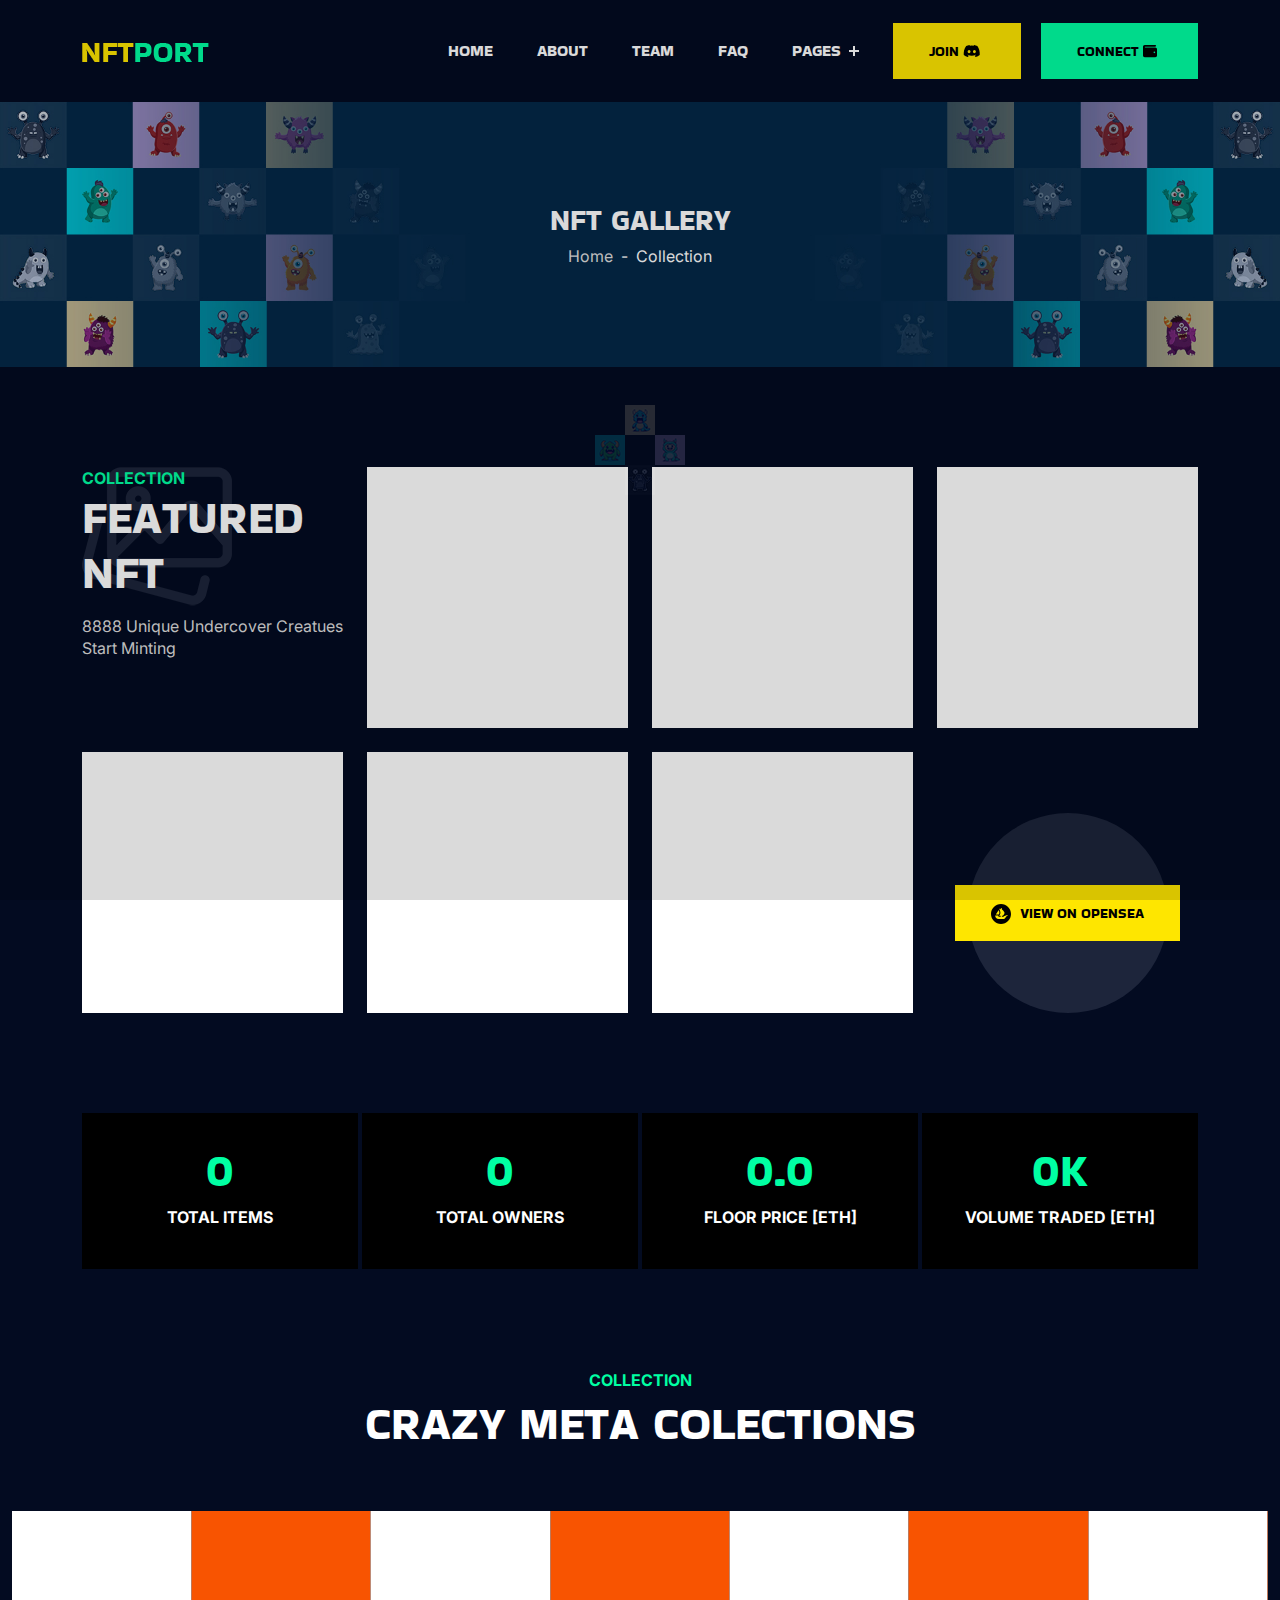
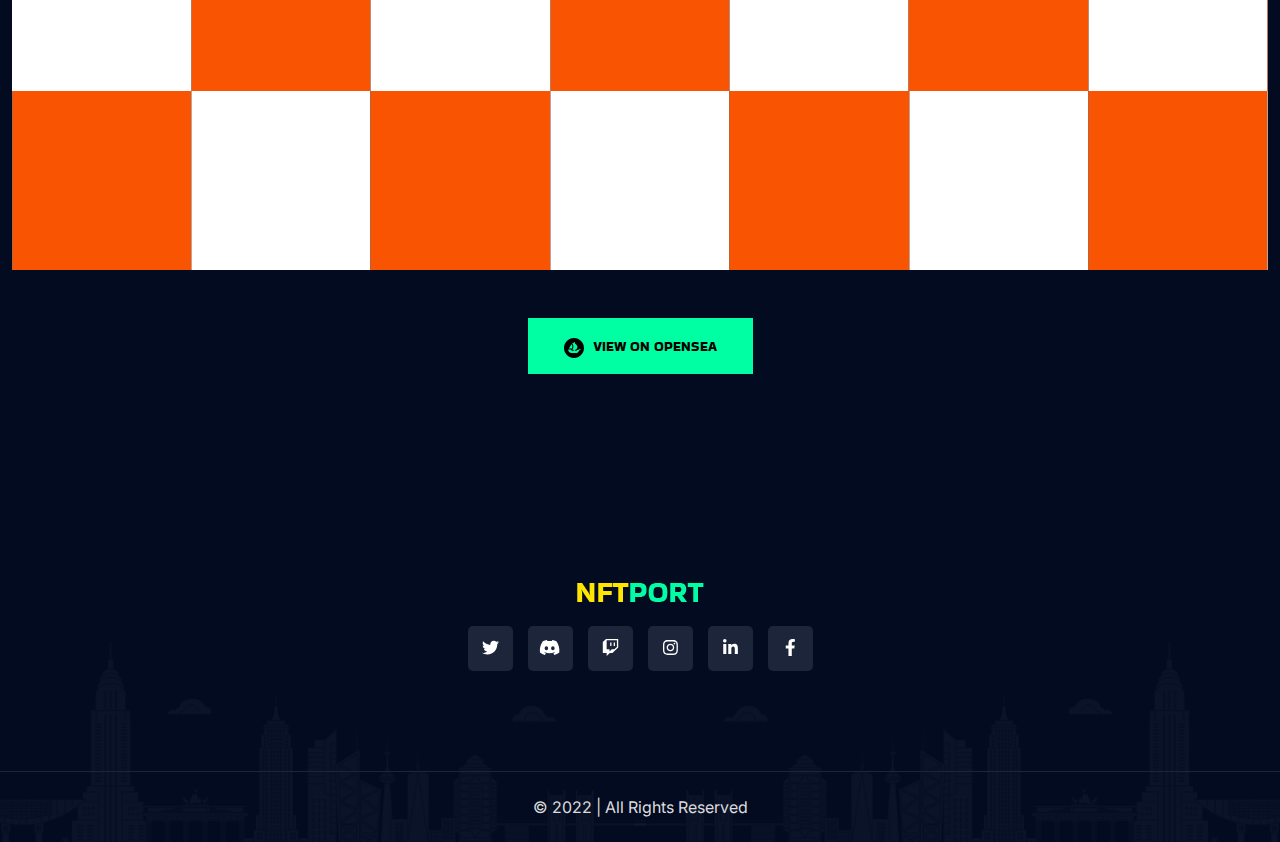
<file: secretgpt/collection.html>
<!DOCTYPE html>
<html lang="en">

<head>
    <meta charset="UTF-8">
    <meta http-equiv="X-UA-Compatible" content="IE=edge">
    <meta name="viewport" content="width=device-width, initial-scale=1.0">
    <title>NFTPort- NFT landing page HTML Template</title>

    <link rel="shortcut icon" href="assets/images/favicon.png" type="image/x-icon">

    <link rel="stylesheet" href="assets/css/bootstrap.min.css">
    <link rel="stylesheet" href="assets/css/aos.css">
    <link rel="stylesheet" href="assets/css/all.min.css">
    <link rel="stylesheet" href="assets/css/lightcase.css">
    <link rel="stylesheet" href="assets/css/swiper-bundle.min.css">

    <!-- main css for template -->
    <link rel="stylesheet" href="assets/css/style.css">
</head>

<body>

    <!-- ===============>> Preloader start here <<================= -->
    <div class="preloader">
        <img src="assets/images/logo/preloader.png" alt="SuperHero">
    </div>
    <!-- ===============>> Preloader end here <<================= -->



    <!-- ========== Multipage Header Section Starts Here========== -->
    <header class="header-section">
        <div class="header-bottom">
            <div class="container">
                <div class="header-wrapper">
                    <div class="logo">
                        <a href="index.html">
                            <img src="assets/images/logo/logo.png" alt="logo">
                        </a>
                    </div>
                    <div class="menu-area">
                        <ul class="menu">
                            <li>
                                <a href="index.html#home">Home</a>
                            </li>

                            <li>
                                <a href="index.html#about">About</a>
                            </li>
                            <li>
                                <a href="index.html#team">Team</a>
                            </li>
                            <li>
                                <a href="index.html#faq">FAQ</a>
                            </li>
                            <li>
                                <a href="#0">Pages</a>
                                <ul class="submenu">
                                    <li><a href="javsascript:void();">Home</a>
                                        <ul class="submenu">
                                            <li><a href="index.html">Home 1</a></li>
                                            <li><a href="index-2.html">Home 2</a></li>
                                        </ul>
                                    </li>
                                    <li><a href="javsascript:void();">About</a>
                                        <ul class="submenu">
                                            <li><a href="about.html">About</a></li>
                                            <li><a href="roadmap.html">Roadmap</a></li>
                                            <li><a href="faq.html">FAQ</a></li>
                                            <li><a href="team.html">Team</a></li>
                                            <li><a href="team-single.html">Team Single</a></li>
                                        </ul>
                                    </li>
                                    <li><a href="javsascript:void();">Blog</a>
                                        <ul class="submenu">
                                            <li><a href="blog.html">Blog</a></li>
                                            <li><a href="blog-single.html">Blog single</a></li>
                                        </ul>
                                    </li>
                                    <li><a href="collection.html">Collection</a></li>
                                    <li><a href="contact.html">Contact</a></li>
                                    <li><a href="404.html">404 Error</a></li>
                                    <li><a href="coming-soon.html">Coming Soon</a></li>
                                </ul>
                            </li>
                        </ul>
                        <div class="header-btn">
                            <a href="#" class="default-btn default-btn--secondary">
                                <span>Join <i class="fa-brands fa-discord"></i></span>
                            </a>
                            <a href="#" class="default-btn" data-bs-toggle="modal" data-bs-target="#wallet-option">
                                <span>Connect <i class="fa-solid fa-wallet"></i></span>
                            </a>
                        </div>

                        <!-- toggle icons -->
                        <div class="header-bar d-lg-none">
                            <span></span>
                            <span></span>
                            <span></span>
                        </div>
                    </div>
                </div>
            </div>
        </div>
    </header>
    <!-- ========== Multipage Header Section Ends Here========== -->





    <!-- connect wallet modal start -->
    <div class="wallet-modal modal fade" id="wallet-option" tabindex="-1" aria-labelledby="choose-wallet"
        aria-hidden="true">
        <div class="modal-dialog">
            <div class="modal-content">
                <div class="modal-header">
                    <h5 class="modal-title" id="choose-wallet">Connect Your Wallet</h5>
                    <button type="button" class="btn-close" data-bs-dismiss="modal" aria-label="Close"></button>
                </div>
                <div class="modal-body">
                    <p>Please select a wallet to connect for <br> Start Minting your NFTs</p>
                    <ul class="wallet__list">
                        <li class="wallet__list-item"><a href="#"> <span><img src="assets/images/wallet/metamask.jpg"
                                        alt="metamask">
                                </span> </a></li>
                        <li class="wallet__list-item"><a href="#"> <span><img src="assets/images/wallet/coinbase.jpg"
                                        alt="coinbase">
                                </span> </a></li>
                        <li class="wallet__list-item"><a href="#"> <span><img src="assets/images/wallet/bsc.jpg"
                                        alt="bsc">
                                </span></a></li>
                        <li class="wallet__list-item"><a href="#"> <span><img src="assets/images/wallet/trust.jpg"
                                        alt="Trust Wallet">
                                </span></a></li>
                    </ul>
                    <p>By connecting your wallet, you agree to our Terms of Service and our Privacy Policy.</p>
                </div>
            </div>
        </div>
    </div>
    <!-- connect wallet modal end -->



    <!-- ================> Page header start here <================== -->
    <section class="page-header bg--cover" style="background-image: url(assets/images/header/bg.jpg);">
        <div class="container">
            <div class="page-header__content text-center">
                <h3 class="text-uppercase">NFT Gallery</h3>
                <nav style="--bs-breadcrumb-divider: '-';" aria-label="breadcrumb">
                    <ol class="breadcrumb justify-content-center mb-0">
                        <li class="breadcrumb-item"><a href="index.html">Home</a></li>
                        <li class="breadcrumb-item active" aria-current="page">Collection</li>
                    </ol>
                </nav>
            </div>
        </div>
    </section>
    <!-- ================> Page header end here <================== -->



    <!-- ================>collection section start here <================== -->
    <section class="collection padding-top padding-bottom">
        <div class="container">
            <div class="collection__wrapper">
                <div class="row g-4">
                    <div class="col-lg-3">
                        <div class="collection__header">
                            <div class="collection__header-content">
                                <p class="subtitle">Collection</p>
                                <h2>Featured NFT</h2>
                                <p>8888 Unique Undercover Creatues Start Minting</p>
                            </div>
                        </div>
                    </div>
                    <div class="col-lg-9">
                        <div class="swiper collection__slider1">
                            <div class="swiper-wrapper">
                                <div class="swiper-slide">
                                    <div class="collection__item">
                                        <div class="collection__item-thumb"><img src="assets/images/collection/01.jpg"
                                                alt="NFT Image"></div>
                                    </div>
                                </div>
                                <div class="swiper-slide">
                                    <div class="collection__item">
                                        <div class="collection__item-thumb"><img src="assets/images/collection/02.jpg"
                                                alt="NFT Image"></div>
                                    </div>
                                </div>
                                <div class="swiper-slide">
                                    <div class="collection__item">
                                        <div class="collection__item-thumb"><img src="assets/images/collection/03.jpg"
                                                alt="NFT Image"></div>
                                    </div>
                                </div>
                            </div>
                        </div>
                    </div>
                    <div class="col-lg-9">
                        <div class="swiper collection__slider2">
                            <div class="swiper-wrapper">
                                <div class="swiper-slide">
                                    <div class="collection__item">
                                        <div class="collection__item-thumb"><img src="assets/images/collection/04.jpg"
                                                alt="NFT Image">
                                        </div>
                                    </div>
                                </div>
                                <div class="swiper-slide">
                                    <div class="collection__item">
                                        <div class="collection__item-thumb"><img src="assets/images/collection/05.jpg"
                                                alt="NFT Image">
                                        </div>
                                    </div>
                                </div>
                                <div class="swiper-slide">
                                    <div class="collection__item">
                                        <div class="collection__item-thumb"><img src="assets/images/collection/06.jpg"
                                                alt="NFT Image">
                                        </div>
                                    </div>
                                </div>
                            </div>
                        </div>
                    </div>
                    <div class="col-lg-3">
                        <div class="collection__btn">
                            <a href="#" class="default-btn default-btn--secondary"> <span><img
                                        src="assets/images/opensea.svg" alt="opensea icon" width="20" height="20"> View
                                    On Opensea</span> </a>
                        </div>
                    </div>
                </div>
            </div>
        </div>
    </section>
    <!-- ================>collection section end here <================== -->




    <!-- ================> Counter section start here <================== -->
    <section class="counter">
        <div class="container">
            <div class="counter__wrapper">
                <div class="row g-1">
                    <div class="col-lg-3 col-sm-6">
                        <div class="counter__item">
                            <div class="counter__item-content">
                                <h2><span class="purecounter" data-purecounter-start="0"
                                        data-purecounter-end="8888">8888</span> </h2>
                                <p>Total items</p>
                            </div>
                        </div>
                    </div>
                    <div class="col-lg-3 col-sm-6">
                        <div class="counter__item">
                            <div class="counter__item-content">
                                <h2><span class="purecounter" data-purecounter-start="0" data-purecounter-end="1460"
                                        data-purecounter-once="false">1460</span></h2>
                                <p>Total Owners</p>
                            </div>
                        </div>
                    </div>
                    <div class="col-lg-3 col-sm-6">
                        <div class="counter__item">
                            <div class="counter__item-content">
                                <h2>0.<span class="purecounter" data-purecounter-start="0.1" data-purecounter-end="84"
                                        data-purecounter-once="false">0.84</span></h2>
                                <p>floor price [Eth]</p>
                            </div>
                        </div>
                    </div>
                    <div class="col-lg-3 col-sm-6">
                        <div class="counter__item">
                            <div class="counter__item-content">
                                <h2><span class="purecounter" data-purecounter-start="0" data-purecounter-end="13"
                                        data-purecounter-once="false">13</span>k</h2>
                                <p>Volume Traded [Eth]</p>
                            </div>
                        </div>
                    </div>
                </div>
            </div>
        </div>
    </section>
    <!-- ================> Counter section end here <================== -->




    <!-- ================>collection section start here <================== -->
    <section class="collection padding-top padding-bottom">
        <div class="container-fluid">
            <div class="section-header text-center">
                <p class="subtitle">Collection</p>
                <h2>Crazy Meta Colections</h2>
            </div>
            <div class="collection__wrapper">
                <div class="row g-0">
                    <div class="col-12">
                        <div class="swiper collection__slider1--home2">
                            <div class="swiper-wrapper">
                                <div class="swiper-slide">
                                    <div class="collection__item">
                                        <div class="collection__item-thumb"><img
                                                src="assets/images/collection/home2/01.png" alt="NFT Image"></div>
                                    </div>
                                </div>
                                <div class="swiper-slide">
                                    <div class="collection__item">
                                        <div class="collection__item-thumb"><img
                                                src="assets/images/collection/home2/02.png" alt="NFT Image"></div>
                                    </div>
                                </div>
                                <div class="swiper-slide">
                                    <div class="collection__item">
                                        <div class="collection__item-thumb"><img
                                                src="assets/images/collection/home2/03.png" alt="NFT Image"></div>
                                    </div>
                                </div>
                                <div class="swiper-slide">
                                    <div class="collection__item">
                                        <div class="collection__item-thumb"><img
                                                src="assets/images/collection/home2/04.png" alt="NFT Image"></div>
                                    </div>
                                </div>
                                <div class="swiper-slide">
                                    <div class="collection__item">
                                        <div class="collection__item-thumb"><img
                                                src="assets/images/collection/home2/05.png" alt="NFT Image"></div>
                                    </div>
                                </div>
                                <div class="swiper-slide">
                                    <div class="collection__item">
                                        <div class="collection__item-thumb"><img
                                                src="assets/images/collection/home2/06.png" alt="NFT Image"></div>
                                    </div>
                                </div>
                                <div class="swiper-slide">
                                    <div class="collection__item">
                                        <div class="collection__item-thumb"><img
                                                src="assets/images/collection/home2/07.png" alt="NFT Image"></div>
                                    </div>
                                </div>
                                <div class="swiper-slide">
                                    <div class="collection__item">
                                        <div class="collection__item-thumb"><img
                                                src="assets/images/collection/home2/08.png" alt="NFT Image"></div>
                                    </div>
                                </div>
                            </div>
                        </div>
                    </div>
                    <div class="col-12">
                        <div class="swiper collection__slider2--home2">
                            <div class="swiper-wrapper">
                                <div class="swiper-slide">
                                    <div class="collection__item">
                                        <div class="collection__item-thumb"><img
                                                src="assets/images/collection/home2/08.png" alt="NFT Image">
                                        </div>
                                    </div>
                                </div>
                                <div class="swiper-slide">
                                    <div class="collection__item">
                                        <div class="collection__item-thumb"><img
                                                src="assets/images/collection/home2/09.png" alt="NFT Image">
                                        </div>
                                    </div>
                                </div>
                                <div class="swiper-slide">
                                    <div class="collection__item">
                                        <div class="collection__item-thumb"><img
                                                src="assets/images/collection/home2/10.png" alt="NFT Image">
                                        </div>
                                    </div>
                                </div>
                                <div class="swiper-slide">
                                    <div class="collection__item">
                                        <div class="collection__item-thumb"><img
                                                src="assets/images/collection/home2/11.png" alt="NFT Image">
                                        </div>
                                    </div>
                                </div>
                                <div class="swiper-slide">
                                    <div class="collection__item">
                                        <div class="collection__item-thumb"><img
                                                src="assets/images/collection/home2/12.png" alt="NFT Image">
                                        </div>
                                    </div>
                                </div>
                                <div class="swiper-slide">
                                    <div class="collection__item">
                                        <div class="collection__item-thumb"><img
                                                src="assets/images/collection/home2/13.png" alt="NFT Image">
                                        </div>
                                    </div>
                                </div>
                                <div class="swiper-slide">
                                    <div class="collection__item">
                                        <div class="collection__item-thumb"><img
                                                src="assets/images/collection/home2/14.png" alt="NFT Image">
                                        </div>
                                    </div>
                                </div>
                                <div class="swiper-slide">
                                    <div class="collection__item">
                                        <div class="collection__item-thumb"><img
                                                src="assets/images/collection/home2/01.png" alt="NFT Image">
                                        </div>
                                    </div>
                                </div>
                            </div>
                        </div>
                    </div>
                </div>
                <div class="text-center mt-5">
                    <a href="#" class="default-btn"> <span><img src="assets/images/opensea.svg" alt="opensea icon"
                                width="20" height="20"> View
                            On Opensea</span> </a>
                </div>
            </div>
        </div>
    </section>
    <!-- ================>collection section end here <================== -->






    <!-- ================> Footer section start here <================== -->
    <footer class="footer" style="background-image: url(assets/images/footer/bg.png);">
        <div class="footer__wrapper padding-top padding-bottom">
            <div class="container">
                <div class="footer__content text-center">
                    <a class="mb-4 d-inline-block" href="index.html"><img src="assets/images/logo/logo.png"
                            alt="Logo"></a>
                    <ul class="social justify-content-center">
                        <li class="social__item">
                            <a href="#" class="social__link"><i class="fab fa-twitter"></i></a>
                        </li>
                        <li class="social__item">
                            <a href="#" class="social__link"><i class="fab fa-discord"></i></a>
                        </li>
                        <li class="social__item">
                            <a href="#" class="social__link"><i class="fab fa-twitch"></i></a>
                        </li>
                        <li class="social__item">
                            <a href="#" class="social__link"><i class="fab fa-instagram"></i></a>
                        </li>
                        <li class="social__item">
                            <a href="#" class="social__link"><i class="fab fa-linkedin-in"></i></a>
                        </li>
                        <li class="social__item">
                            <a href="#" class="social__link"><i class="fab fa-facebook-f"></i></a>
                        </li>
                    </ul>
                </div>
            </div>
        </div>
        <div class="footer__copyright">
            <div class="container">
                <div class="text-center py-4">
                    <p class=" mb-0">© 2022 | All Rights Reserved </p>
                </div>
            </div>
        </div>
    </footer>
    <!-- ================> Footer section end here <================== -->




    <!-- vendor plugins -->
    <script src="assets/js/jquery-3.6.0.min.js"></script>
    <script src="assets/js/bootstrap.bundle.min.js"></script>
    <script src="assets/js/all.min.js"></script>
    <script src="assets/js/swiper-bundle.min.js"></script>
    <script src="assets/js/aos.js"></script>
    <script src="assets/js/lightcase.js"></script>
    <script src="assets/js/purecounter_vanilla.js"></script>
    <script src="assets/js/countdown.min.js"></script>
    <script src="assets/js/custom.js"></script>
</body>

</html>
</file>
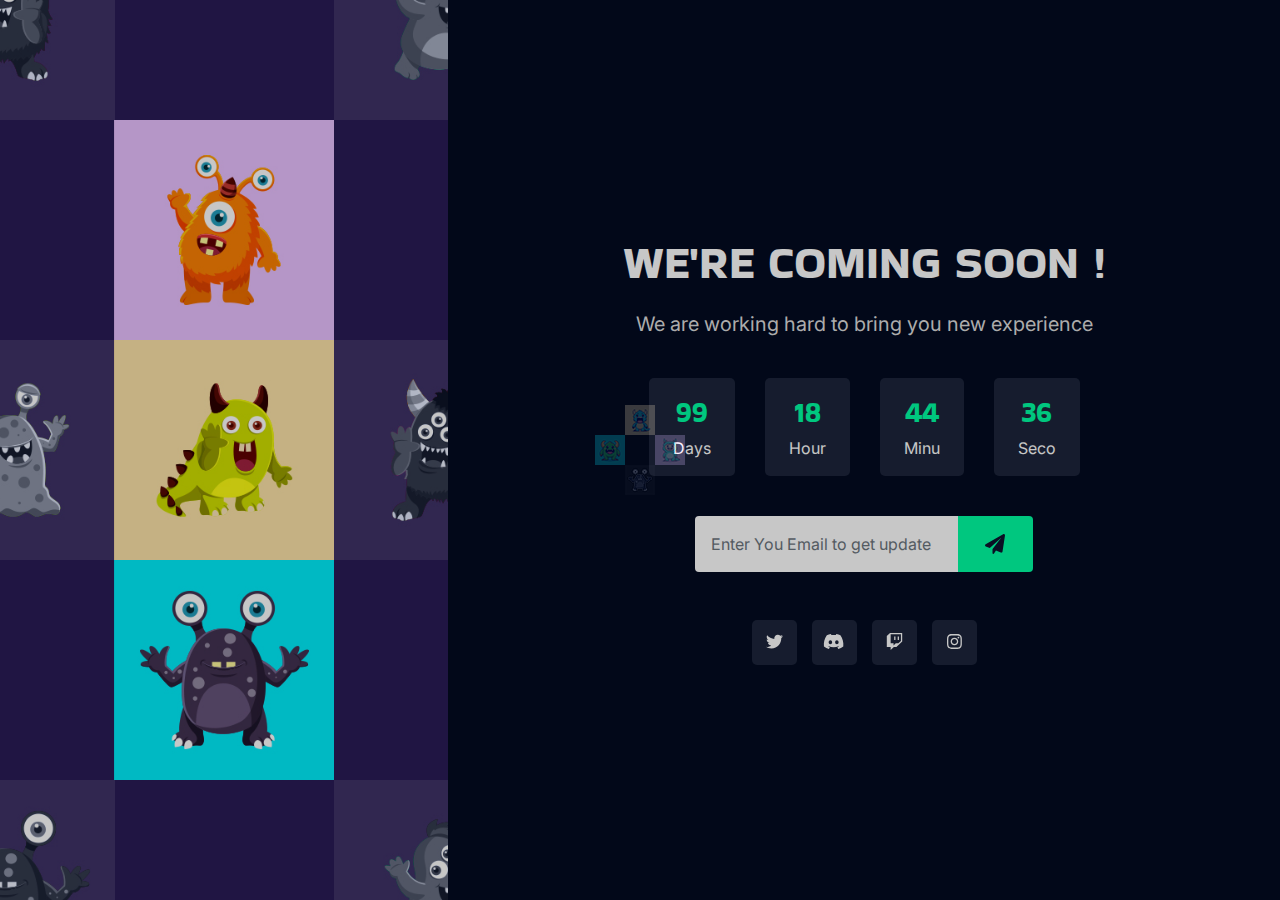
<file: secretgpt/coming-soon.html>
<!DOCTYPE html>
<html lang="en">

<head>
    <meta charset="UTF-8">
    <meta http-equiv="X-UA-Compatible" content="IE=edge">
    <meta name="viewport" content="width=device-width, initial-scale=1.0">
    <title>NFTPort- NFT landing page HTML Template</title>

    <link rel="shortcut icon" href="assets/images/favicon.png" type="image/x-icon">

    <link rel="stylesheet" href="assets/css/bootstrap.min.css">
    <link rel="stylesheet" href="assets/css/aos.css">
    <link rel="stylesheet" href="assets/css/all.min.css">
    <link rel="stylesheet" href="assets/css/lightcase.css">
    <link rel="stylesheet" href="assets/css/swiper-bundle.min.css">

    <!-- main css for template -->
    <link rel="stylesheet" href="assets/css/style.css">
</head>

<body>

    <!-- ===============>> Preloader start here <<================= -->
    <div class="preloader">
        <img src="assets/images/logo/preloader.png" alt="SuperHero">
    </div>
    <!-- ===============>> Preloader end here <<================= -->



    <!-- ================> coming soon section start here <================== -->
    <section class="coming-soon">
        <div class="coming-soon__inner">
            <div class="coming-soon__content">
                <h2 class="color--gradient-y">We're Coming Soon ! </h2>
                <p>We are working hard to bring you new experience</p>
                <ul class="countdown" data-date="July 25, 2022 21:14:01" id="countdown">
                    <li class="countdown__item">
                        <h3 class="countdown__number color--theme-color countdown__number-days">99</h3>
                        <p class="countdown__text">Days</p>
                    </li>
                    <li class="countdown__item">
                        <h3 class="countdown__number color--theme-color countdown__number-hours">18</h3>
                        <p class="countdown__text">Hour</p>
                    </li>
                    <li class="countdown__item">
                        <h3 class="countdown__number color--theme-color countdown__number-minutes">44</h3>
                        <p class="countdown__text">Minu</p>
                    </li>
                    <li class="countdown__item">
                        <h3 class="countdown__number color--theme-color countdown__number-seconds">36</h3>
                        <p class="countdown__text">Seco</p>
                    </li>
                </ul>
                <div class="input-group mb-5">
                    <input type="text" class="form-control" placeholder="Enter You Email to get update"
                        aria-label="Email Newsletter" aria-describedby="email-newsletter">
                    <button class="input-group-text" id="email-newsletter"><i
                            class="fa-solid fa-paper-plane"></i></button>
                </div>
                <ul class="social justify-content-center">
                    <li class="social__item">
                        <a href="#" class="social__link"><i class="fab fa-twitter"></i></a>
                    </li>
                    <li class="social__item">
                        <a href="#" class="social__link"><i class="fab fa-discord"></i></a>
                    </li>
                    <li class="social__item">
                        <a href="#" class="social__link"><i class="fab fa-twitch"></i></a>
                    </li>
                    <li class="social__item">
                        <a href="#" class="social__link"><i class="fab fa-instagram"></i></a>
                    </li>
                </ul>
            </div>
            <div class="coming-soon__thumb">
                <a href="index.html"><img src="assets/images/coming-soon/01.jpg" alt="NFT Image"> </a>
            </div>
        </div>

    </section>
    <!-- ================> coming soon section end here <================== -->



    <!-- vendor plugins -->
    <script src="assets/js/jquery-3.6.0.min.js"></script>
    <script src="assets/js/bootstrap.bundle.min.js"></script>
    <script src="assets/js/all.min.js"></script>
    <script src="assets/js/swiper-bundle.min.js"></script>
    <script src="assets/js/aos.js"></script>
    <script src="assets/js/lightcase.js"></script>
    <script src="assets/js/purecounter_vanilla.js"></script>
    <script src="assets/js/countdown.min.js"></script>
    <script src="assets/js/custom.js"></script>
</body>

</html>
</file>
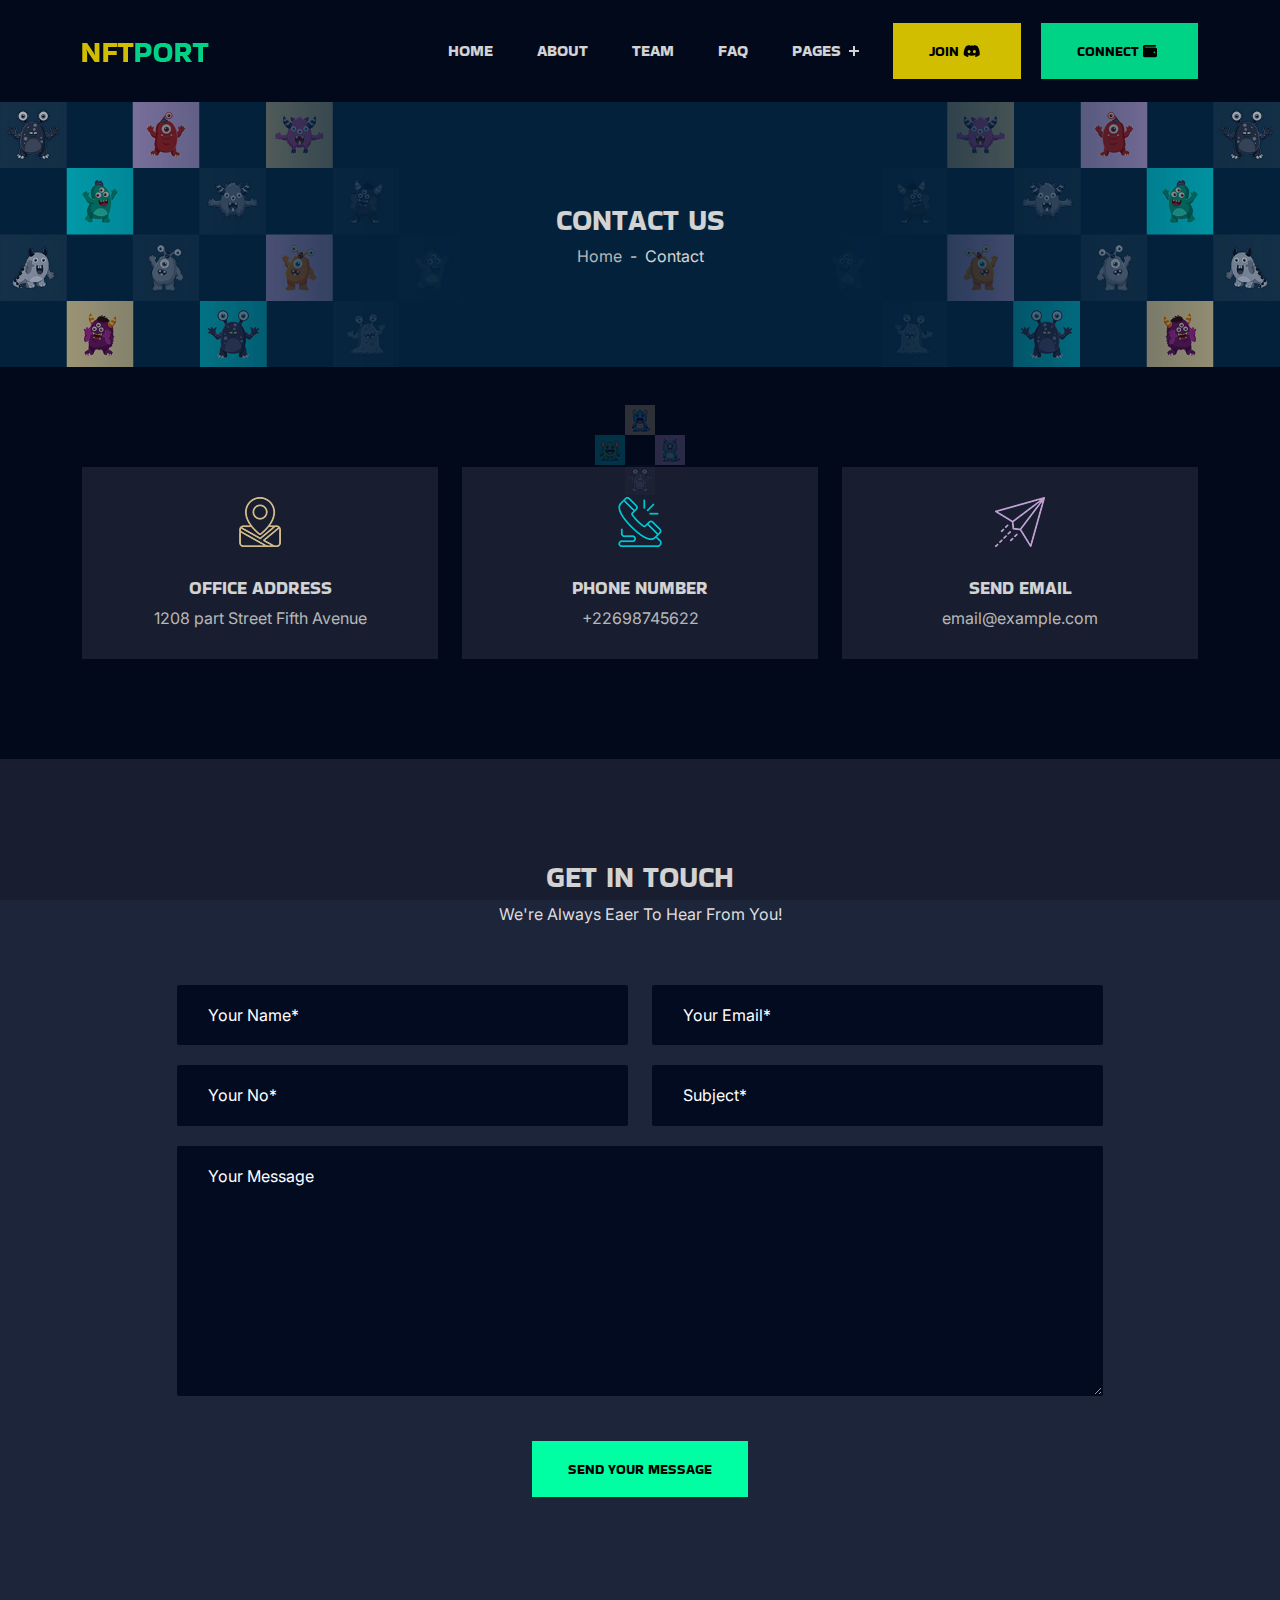
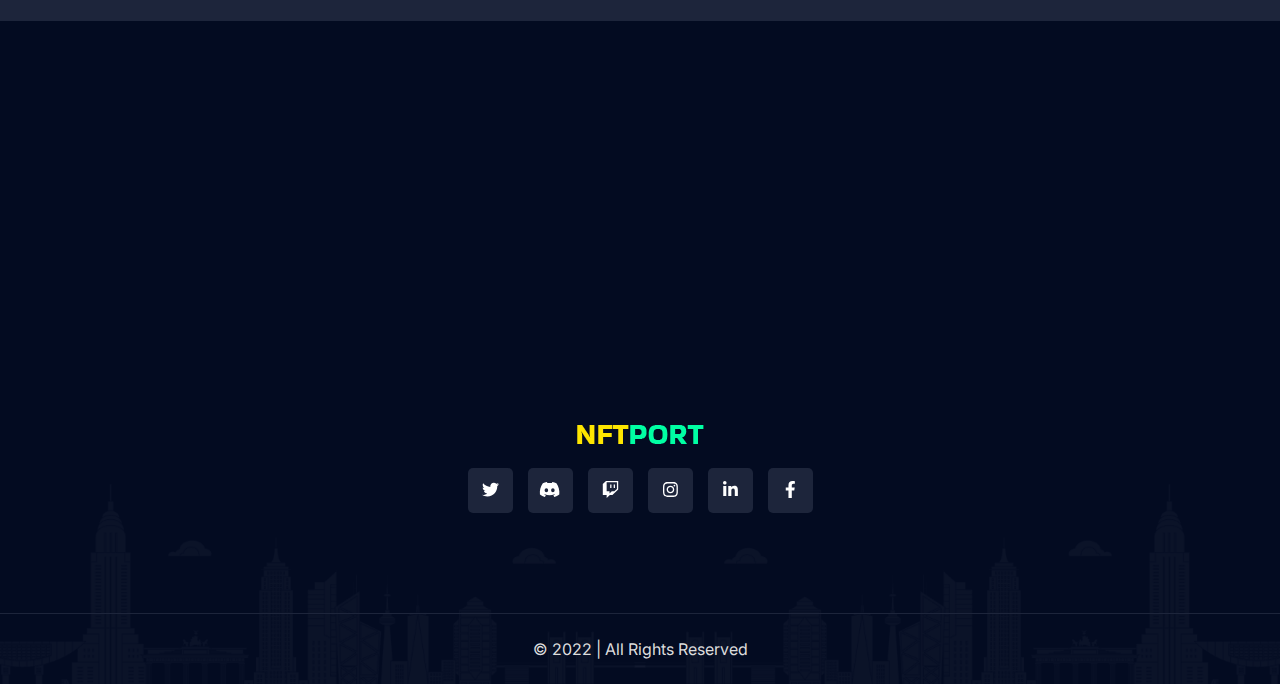
<file: secretgpt/contact.html>
<!DOCTYPE html>
<html lang="en">

<head>
    <meta charset="UTF-8">
    <meta http-equiv="X-UA-Compatible" content="IE=edge">
    <meta name="viewport" content="width=device-width, initial-scale=1.0">
    <title>NFTPort- NFT landing page HTML Template</title>

    <link rel="shortcut icon" href="assets/images/favicon.png" type="image/x-icon">

    <link rel="stylesheet" href="assets/css/bootstrap.min.css">
    <link rel="stylesheet" href="assets/css/aos.css">
    <link rel="stylesheet" href="assets/css/all.min.css">
    <link rel="stylesheet" href="assets/css/lightcase.css">
    <link rel="stylesheet" href="assets/css/swiper-bundle.min.css">

    <!-- main css for template -->
    <link rel="stylesheet" href="assets/css/style.css">
</head>

<body>

    <!-- ===============>> Preloader start here <<================= -->
    <div class="preloader">
        <img src="assets/images/logo/preloader.png" alt="SuperHero">
    </div>
    <!-- ===============>> Preloader end here <<================= -->



    <!-- ========== Multipage Header Section Starts Here========== -->
    <header class="header-section">
        <div class="header-bottom">
            <div class="container">
                <div class="header-wrapper">
                    <div class="logo">
                        <a href="index.html">
                            <img src="assets/images/logo/logo.png" alt="logo">
                        </a>
                    </div>
                    <div class="menu-area">
                        <ul class="menu">
                            <li>
                                <a href="index.html#home">Home</a>
                            </li>

                            <li>
                                <a href="index.html#about">About</a>
                            </li>
                            <li>
                                <a href="index.html#team">Team</a>
                            </li>
                            <li>
                                <a href="index.html#faq">FAQ</a>
                            </li>
                            <li>
                                <a href="#0">Pages</a>
                                <ul class="submenu">
                                    <li><a href="javsascript:void();">Home</a>
                                        <ul class="submenu">
                                            <li><a href="index.html">Home 1</a></li>
                                            <li><a href="index-2.html">Home 2</a></li>
                                        </ul>
                                    </li>
                                    <li><a href="javsascript:void();">About</a>
                                        <ul class="submenu">
                                            <li><a href="about.html">About</a></li>
                                            <li><a href="roadmap.html">Roadmap</a></li>
                                            <li><a href="faq.html">FAQ</a></li>
                                            <li><a href="team.html">Team</a></li>
                                            <li><a href="team-single.html">Team Single</a></li>
                                        </ul>
                                    </li>
                                    <li><a href="javsascript:void();">Blog</a>
                                        <ul class="submenu">
                                            <li><a href="blog.html">Blog</a></li>
                                            <li><a href="blog-single.html">Blog single</a></li>
                                        </ul>
                                    </li>
                                    <li><a href="collection.html">Collection</a></li>
                                    <li><a href="contact.html">Contact</a></li>
                                    <li><a href="404.html">404 Error</a></li>
                                    <li><a href="coming-soon.html">Coming Soon</a></li>
                                </ul>
                            </li>
                        </ul>
                        <div class="header-btn">
                            <a href="#" class="default-btn default-btn--secondary">
                                <span>Join <i class="fa-brands fa-discord"></i></span>
                            </a>
                            <a href="#" class="default-btn" data-bs-toggle="modal" data-bs-target="#wallet-option">
                                <span>Connect <i class="fa-solid fa-wallet"></i></span>
                            </a>
                        </div>

                        <!-- toggle icons -->
                        <div class="header-bar d-lg-none">
                            <span></span>
                            <span></span>
                            <span></span>
                        </div>
                    </div>
                </div>
            </div>
        </div>
    </header>
    <!-- ========== Multipage Header Section Ends Here========== -->





    <!-- connect wallet modal start -->
    <div class="wallet-modal modal fade" id="wallet-option" tabindex="-1" aria-labelledby="choose-wallet"
        aria-hidden="true">
        <div class="modal-dialog">
            <div class="modal-content">
                <div class="modal-header">
                    <h5 class="modal-title" id="choose-wallet">Connect Your Wallet</h5>
                    <button type="button" class="btn-close" data-bs-dismiss="modal" aria-label="Close"></button>
                </div>
                <div class="modal-body">
                    <p>Please select a wallet to connect for <br> Start Minting your NFTs</p>
                    <ul class="wallet__list">
                        <li class="wallet__list-item"><a href="#"> <span><img src="assets/images/wallet/metamask.jpg"
                                        alt="metamask">
                                </span> </a></li>
                        <li class="wallet__list-item"><a href="#"> <span><img src="assets/images/wallet/coinbase.jpg"
                                        alt="coinbase">
                                </span> </a></li>
                        <li class="wallet__list-item"><a href="#"> <span><img src="assets/images/wallet/bsc.jpg"
                                        alt="bsc">
                                </span></a></li>
                        <li class="wallet__list-item"><a href="#"> <span><img src="assets/images/wallet/trust.jpg"
                                        alt="Trust Wallet">
                                </span></a></li>
                    </ul>
                    <p>By connecting your wallet, you agree to our Terms of Service and our Privacy Policy.</p>
                </div>
            </div>
        </div>
    </div>
    <!-- connect wallet modal end -->



    <!-- ================> Page header start here <================== -->
    <section class="page-header bg--cover" style="background-image: url(assets/images/header/bg.jpg);">
        <div class="container">
            <div class="page-header__content text-center">
                <h3 class="text-uppercase">Contact Us</h3>
                <nav style="--bs-breadcrumb-divider: '-';" aria-label="breadcrumb">
                    <ol class="breadcrumb justify-content-center mb-0">
                        <li class="breadcrumb-item"><a href="index.html">Home</a></li>
                        <li class="breadcrumb-item active" aria-current="page">Contact</li>
                    </ol>
                </nav>
            </div>
        </div>
    </section>
    <!-- ================> Page header end here <================== -->



    <!-- ================> info section start here <================== -->
    <div class="info padding-top padding-bottom">
        <div class="container">
            <div class="info__wrapper">
                <div class="row justify-content-center g-4">
                    <div class="col-lg-4 col-md-6">
                        <div class="info__item">
                            <div class="info__item-inner">
                                <div class="info__item-icon">
                                    <img src="assets/images/contact/01.png" alt="Location icon">
                                </div>
                                <div class="info__item-content">
                                    <h6>Office Address</h6>
                                    <p>1208 part Street Fifth Avenue</p>
                                </div>
                            </div>
                        </div>
                    </div>
                    <div class="col-lg-4 col-md-6">
                        <div class="info__item">
                            <div class="info__item-inner">
                                <div class="info__item-icon">
                                    <img src="assets/images/contact/02.png" alt="Phone icon">
                                </div>
                                <div class="info__item-content">
                                    <h6>Phone Number</h6>
                                    <a href="tel:+22698745622">+22698745622</a>
                                </div>
                            </div>
                        </div>
                    </div>
                    <div class="col-lg-4 col-md-6">
                        <div class="info__item">
                            <div class="info__item-inner">
                                <div class="info__item-icon">
                                    <img src="assets/images/contact/03.png" alt="Email icon">
                                </div>
                                <div class="info__item-content">
                                    <h6>Send Email </h6>
                                    <a href="mailto:email@example.com">email@example.com</a>
                                </div>
                            </div>
                        </div>
                    </div>
                </div>
            </div>
        </div>
    </div>
    <!-- ================> info section end here <================== -->



    <!-- ================> Contact section start here <================== -->
    <section class="contact padding-top padding-bottom">
        <div class="container">
            <div class="section-header">
                <div class="section-header__content">
                    <h3>Get In Touch</h3>
                    <p>We're Always Eaer To Hear From You!</p>
                </div>
            </div>
            <div class="contact__wrapper">
                <div class="row justify-content-center">
                    <div class="col-lg-10">
                        <form class="form" action="contact.php" method="post" id="contact-form">
                            <div class="row">
                                <div class="col-md-6">
                                    <input type="text" placeholder="Your Name*" required>
                                </div>
                                <div class="col-md-6">
                                    <input type="email" placeholder="Your Email*" required>
                                </div>
                                <div class="col-md-6">
                                    <input type="tel" placeholder="Your No*" required>
                                </div>
                                <div class="col-md-6">
                                    <input type="text" placeholder="Subject*" required>
                                </div>
                                <div class="col-12">
                                    <textarea placeholder="Your Message"></textarea>
                                </div>
                            </div>
                            <div class="text-center">
                                <button type="submit" class="default-btn"><span>Send Your Message</span></button>
                            </div>
                        </form>
                    </div>
                </div>
                <p class="form-message text-center mt-4"></p>
            </div>
        </div>
    </section>
    <!-- ================> Contact section end here <================== -->


    <!-- ================> map section start here <================== -->
    <div class="map">
        <div class="container-fluid px-0">
            <div class="map__wrapper">
                <iframe
                    src="https://www.google.com/maps/embed?pb=!1m18!1m12!1m3!1d387190.2799120522!2d-74.25987460306818!3d40.697670064076384!2m3!1f0!2f0!3f0!3m2!1i1024!2i768!4f13.1!3m3!1m2!1s0x89c24fa5d33f083b%3A0xc80b8f06e177fe62!2sNew%20York%2C%20NY%2C%20USA!5e0!3m2!1sen!2sbd!4v1647360575411!5m2!1sen!2sbd"
                    allowfullscreen="" loading="lazy"></iframe>
            </div>
        </div>
    </div>
    <!-- ================> map section end here <================== -->






    <!-- ================> Footer section start here <================== -->
    <footer class="footer" style="background-image: url(assets/images/footer/bg.png);">
        <div class="footer__wrapper padding-top padding-bottom">
            <div class="container">
                <div class="footer__content text-center">
                    <a class="mb-4 d-inline-block" href="index.html"><img src="assets/images/logo/logo.png"
                            alt="Logo"></a>
                    <ul class="social justify-content-center">
                        <li class="social__item">
                            <a href="#" class="social__link"><i class="fab fa-twitter"></i></a>
                        </li>
                        <li class="social__item">
                            <a href="#" class="social__link"><i class="fab fa-discord"></i></a>
                        </li>
                        <li class="social__item">
                            <a href="#" class="social__link"><i class="fab fa-twitch"></i></a>
                        </li>
                        <li class="social__item">
                            <a href="#" class="social__link"><i class="fab fa-instagram"></i></a>
                        </li>
                        <li class="social__item">
                            <a href="#" class="social__link"><i class="fab fa-linkedin-in"></i></a>
                        </li>
                        <li class="social__item">
                            <a href="#" class="social__link"><i class="fab fa-facebook-f"></i></a>
                        </li>
                    </ul>
                </div>
            </div>
        </div>
        <div class="footer__copyright">
            <div class="container">
                <div class="text-center py-4">
                    <p class=" mb-0">© 2022 | All Rights Reserved </p>
                </div>
            </div>
        </div>
    </footer>
    <!-- ================> Footer section end here <================== -->


    <!-- vendor plugins -->
    <script src="assets/js/jquery-3.6.0.min.js"></script>
    <script src="assets/js/bootstrap.bundle.min.js"></script>
    <script src="assets/js/all.min.js"></script>
    <script src="assets/js/swiper-bundle.min.js"></script>
    <script src="assets/js/aos.js"></script>
    <script src="assets/js/lightcase.js"></script>
    <script src="assets/js/purecounter_vanilla.js"></script>
    <script src="assets/js/countdown.min.js"></script>
    <script src="assets/js/custom.js"></script>
</body>

</html>
</file>
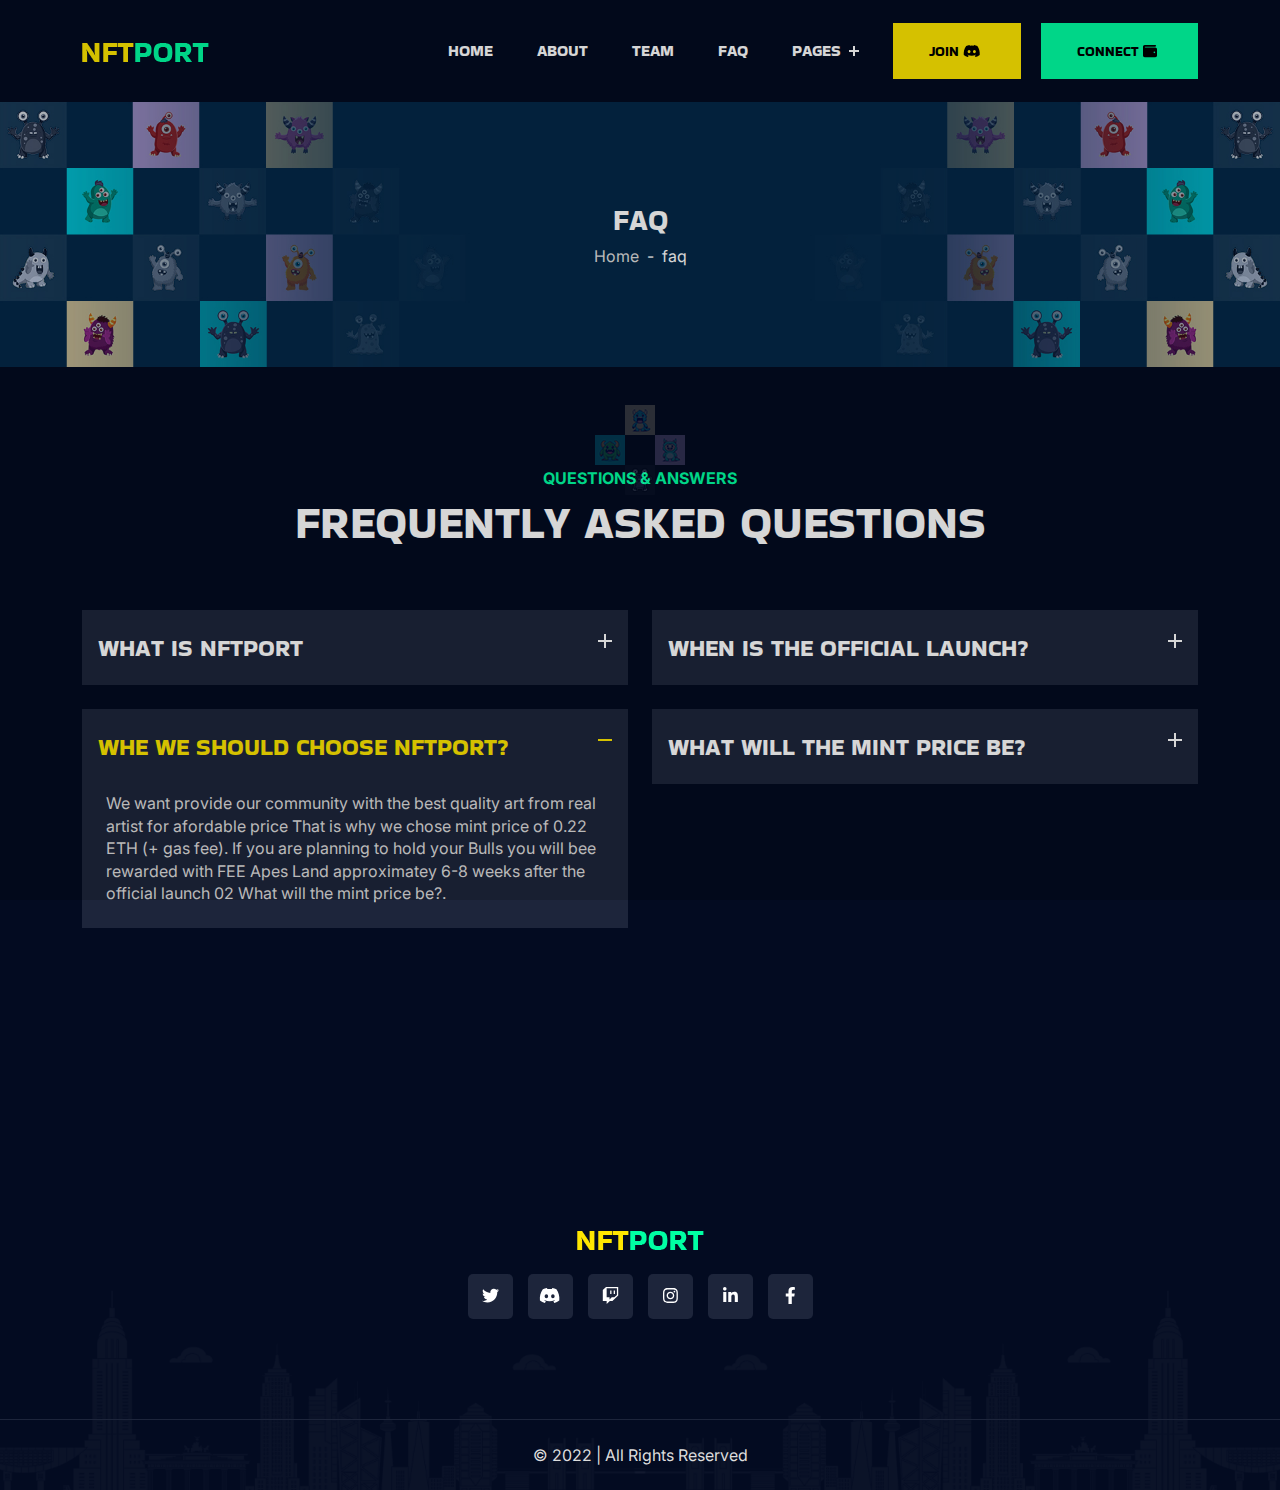
<file: secretgpt/faq.html>
<!DOCTYPE html>
<html lang="en">

<head>
    <meta charset="UTF-8">
    <meta http-equiv="X-UA-Compatible" content="IE=edge">
    <meta name="viewport" content="width=device-width, initial-scale=1.0">
    <title>NFTPort- NFT landing page HTML Template</title>

    <link rel="shortcut icon" href="assets/images/favicon.png" type="image/x-icon">

    <link rel="stylesheet" href="assets/css/bootstrap.min.css">
    <link rel="stylesheet" href="assets/css/aos.css">
    <link rel="stylesheet" href="assets/css/all.min.css">
    <link rel="stylesheet" href="assets/css/lightcase.css">
    <link rel="stylesheet" href="assets/css/swiper-bundle.min.css">

    <!-- main css for template -->
    <link rel="stylesheet" href="assets/css/style.css">
</head>

<body>

    <!-- ===============>> Preloader start here <<================= -->
    <div class="preloader">
        <img src="assets/images/logo/preloader.png" alt="SuperHero">
    </div>
    <!-- ===============>> Preloader end here <<================= -->



    <!-- ========== Multipage Header Section Starts Here========== -->
    <header class="header-section">
        <div class="header-bottom">
            <div class="container">
                <div class="header-wrapper">
                    <div class="logo">
                        <a href="index.html">
                            <img src="assets/images/logo/logo.png" alt="logo">
                        </a>
                    </div>
                    <div class="menu-area">
                        <ul class="menu">
                            <li>
                                <a href="index.html#home">Home</a>
                            </li>

                            <li>
                                <a href="index.html#about">About</a>
                            </li>
                            <li>
                                <a href="index.html#team">Team</a>
                            </li>
                            <li>
                                <a href="index.html#faq">FAQ</a>
                            </li>
                            <li>
                                <a href="#0">Pages</a>
                                <ul class="submenu">
                                    <li><a href="javsascript:void();">Home</a>
                                        <ul class="submenu">
                                            <li><a href="index.html">Home 1</a></li>
                                            <li><a href="index-2.html">Home 2</a></li>
                                        </ul>
                                    </li>
                                    <li><a href="javsascript:void();">About</a>
                                        <ul class="submenu">
                                            <li><a href="about.html">About</a></li>
                                            <li><a href="roadmap.html">Roadmap</a></li>
                                            <li><a href="faq.html">FAQ</a></li>
                                            <li><a href="team.html">Team</a></li>
                                            <li><a href="team-single.html">Team Single</a></li>
                                        </ul>
                                    </li>
                                    <li><a href="javsascript:void();">Blog</a>
                                        <ul class="submenu">
                                            <li><a href="blog.html">Blog</a></li>
                                            <li><a href="blog-single.html">Blog single</a></li>
                                        </ul>
                                    </li>
                                    <li><a href="collection.html">Collection</a></li>
                                    <li><a href="contact.html">Contact</a></li>
                                    <li><a href="404.html">404 Error</a></li>
                                    <li><a href="coming-soon.html">Coming Soon</a></li>
                                </ul>
                            </li>
                        </ul>
                        <div class="header-btn">
                            <a href="#" class="default-btn default-btn--secondary">
                                <span>Join <i class="fa-brands fa-discord"></i></span>
                            </a>
                            <a href="#" class="default-btn" data-bs-toggle="modal" data-bs-target="#wallet-option">
                                <span>Connect <i class="fa-solid fa-wallet"></i></span>
                            </a>
                        </div>

                        <!-- toggle icons -->
                        <div class="header-bar d-lg-none">
                            <span></span>
                            <span></span>
                            <span></span>
                        </div>
                    </div>
                </div>
            </div>
        </div>
    </header>
    <!-- ========== Multipage Header Section Ends Here========== -->





    <!-- connect wallet modal start -->
    <div class="wallet-modal modal fade" id="wallet-option" tabindex="-1" aria-labelledby="choose-wallet"
        aria-hidden="true">
        <div class="modal-dialog">
            <div class="modal-content">
                <div class="modal-header">
                    <h5 class="modal-title" id="choose-wallet">Connect Your Wallet</h5>
                    <button type="button" class="btn-close" data-bs-dismiss="modal" aria-label="Close"></button>
                </div>
                <div class="modal-body">
                    <p>Please select a wallet to connect for <br> Start Minting your NFTs</p>
                    <ul class="wallet__list">
                        <li class="wallet__list-item"><a href="#"> <span><img src="assets/images/wallet/metamask.jpg"
                                        alt="metamask">
                                </span> </a></li>
                        <li class="wallet__list-item"><a href="#"> <span><img src="assets/images/wallet/coinbase.jpg"
                                        alt="coinbase">
                                </span> </a></li>
                        <li class="wallet__list-item"><a href="#"> <span><img src="assets/images/wallet/bsc.jpg"
                                        alt="bsc">
                                </span></a></li>
                        <li class="wallet__list-item"><a href="#"> <span><img src="assets/images/wallet/trust.jpg"
                                        alt="Trust Wallet">
                                </span></a></li>
                    </ul>
                    <p>By connecting your wallet, you agree to our Terms of Service and our Privacy Policy.</p>
                </div>
            </div>
        </div>
    </div>
    <!-- connect wallet modal end -->



    <!-- ================> Page header start here <================== -->
    <section class="page-header bg--cover" style="background-image: url(assets/images/header/bg.jpg);">
        <div class="container">
            <div class="page-header__content text-center">
                <h3 class="text-uppercase">FAQ</h3>
                <nav style="--bs-breadcrumb-divider: '-';" aria-label="breadcrumb">
                    <ol class="breadcrumb justify-content-center mb-0">
                        <li class="breadcrumb-item"><a href="index.html">Home</a></li>
                        <li class="breadcrumb-item active" aria-current="page">faq</li>
                    </ol>
                </nav>
            </div>
        </div>
    </section>
    <!-- ================> Page header end here <================== -->






    <!-- ================FAQ section start here <================== -->
    <section id="faq" class="faq padding-top padding-bottom">
        <div class="container">
            <div class="section-header text-center">
                <p class="subtitle">Questions & Answers</p>
                <h2>Frequently Asked Questions</h2>
            </div>
            <div class="faq__wrapper">
                <div class="row g-4">
                    <div class="col-lg-6">
                        <div class="accordion" id="faqAccordion1">
                            <div class="row g-4">
                                <div class="col-12">
                                    <div class="accordion__item" data-aos="fade-up" data-aos-duration="1000">
                                        <div class="accordion__header" id="faq1">
                                            <button class="accordion__button collapsed" type="button"
                                                data-bs-toggle="collapse" data-bs-target="#faqBody1"
                                                aria-expanded="false" aria-controls="faqBody1">
                                                What is NFTPort <span class="plus-icon"></span>
                                            </button>
                                        </div>
                                        <div id="faqBody1" class="accordion-collapse collapse" aria-labelledby="faq1"
                                            data-bs-parent="#faqAccordion1">
                                            <div class="accordion__body">
                                                We want provide our community with the best quality art from real artist
                                                for afordable price
                                                That is why we chose mint price of 0.22 ETH (+ gas fee). If you are
                                                planning to hold your Bulls
                                                you will bee rewarded with FEE Apes Land approximatey 6-8 weeks after
                                                the official launch
                                                02
                                                What will the mint price be?.
                                            </div>
                                        </div>
                                    </div>
                                </div>
                                <div class="col-12">
                                    <div class="accordion__item" data-aos="fade-up" data-aos-duration="1100">
                                        <div class="accordion__header" id="faq2">
                                            <button class="accordion__button" type="button" data-bs-toggle="collapse"
                                                data-bs-target="#faqBody2" aria-expanded="true"
                                                aria-controls="faqBody2">
                                                Whe we should choose NFTPort? <span class="plus-icon"></span>
                                            </button>
                                        </div>
                                        <div id="faqBody2" class="accordion-collapse collapse show"
                                            aria-labelledby="faq2" data-bs-parent="#faqAccordion1">
                                            <div class="accordion__body">
                                                We want provide our community with the best quality art from real artist
                                                for afordable price
                                                That is why we chose mint price of 0.22 ETH (+ gas fee). If you are
                                                planning to hold your Bulls
                                                you will bee rewarded with FEE Apes Land approximatey 6-8 weeks after
                                                the official launch
                                                02
                                                What will the mint price be?.
                                            </div>
                                        </div>
                                    </div>
                                </div>
                                <div class="col-12">
                                    <div class="accordion__item" data-aos="fade-up" data-aos-duration="1200">
                                        <div class="accordion__header" id="faq3">
                                            <button class="accordion__button collapsed" type="button"
                                                data-bs-toggle="collapse" data-bs-target="#faqBody3"
                                                aria-expanded="false" aria-controls="faqBody3">
                                                how secure is this token<span class="plus-icon"></span>
                                            </button>
                                        </div>
                                        <div id="faqBody3" class="accordion-collapse collapse" aria-labelledby="faq3"
                                            data-bs-parent="#faqAccordion1">
                                            <div class="accordion__body">
                                                We want provide our community with the best quality art from real artist
                                                for afordable price
                                                That is why we chose mint price of 0.22 ETH (+ gas fee). If you are
                                                planning to hold your Bulls
                                                you will bee rewarded with FEE Apes Land approximatey 6-8 weeks after
                                                the official launch
                                                03
                                                How does the raffle work?
                                            </div>
                                        </div>
                                    </div>
                                </div>
                            </div>
                        </div>
                    </div>
                    <div class="col-lg-6">
                        <div class="accordion" id="faqAccordion2">
                            <div class="row g-4">
                                <div class="col-12">
                                    <div class="accordion__item" data-aos="fade-up" data-aos-duration="1000">
                                        <div class="accordion__header" id="faq1-two">
                                            <button class="accordion__button collapsed" type="button"
                                                data-bs-toggle="collapse" data-bs-target="#faqBody1-two"
                                                aria-expanded="false" aria-controls="faqBody1-two">

                                                When is the official launch? <span class="plus-icon"></span>
                                            </button>
                                        </div>
                                        <div id="faqBody1-two" class="accordion-collapse collapse"
                                            aria-labelledby="faq1-two" data-bs-parent="#faqAccordion2">
                                            <div class="accordion__body">
                                                We want provide our community with the best quality art from real artist
                                                for afordable price
                                                That is why we chose mint price of 0.22 ETH (+ gas fee). If you are
                                                planning to hold your Bulls
                                                you will bee rewarded with FEE Apes Land approximatey 6-8 weeks after
                                                the official launch
                                                02
                                                What will the mint price be?.
                                            </div>
                                        </div>
                                    </div>
                                </div>
                                <div class="col-12">
                                    <div class="accordion__item" data-aos="fade-up" data-aos-duration="1100">
                                        <div class="accordion__header" id="faq2-two">
                                            <button class="accordion__button collapsed" type="button"
                                                data-bs-toggle="collapse" data-bs-target="#faqBody2-two"
                                                aria-expanded="true" aria-controls="faqBody2-two">

                                                What will the mint price be? <span class="plus-icon"></span>
                                            </button>
                                        </div>
                                        <div id="faqBody2-two" class="accordion-collapse collapse"
                                            aria-labelledby="faq2-two" data-bs-parent="#faqAccordion2">
                                            <div class="accordion__body">
                                                We want provide our community with the best quality art from real artist
                                                for afordable price
                                                That is why we chose mint price of 0.22 ETH (+ gas fee). If you are
                                                planning to hold your Bulls
                                                you will bee rewarded with FEE Apes Land approximatey 6-8 weeks after
                                                the official launch
                                                02
                                                What will the mint price be?.
                                            </div>
                                        </div>
                                    </div>
                                </div>
                                <div class="col-12">
                                    <div class="accordion__item" data-aos="fade-up" data-aos-duration="1200">
                                        <div class="accordion__header" id="faq3-two">
                                            <button class="accordion__button" type="button" data-bs-toggle="collapse"
                                                data-bs-target="#faqBody3-two" aria-expanded="false"
                                                aria-controls="faqBody3-two">

                                                How does the raffle work?<span class="plus-icon"></span>
                                            </button>
                                        </div>
                                        <div id="faqBody3-two" class="accordion-collapse collapse show"
                                            aria-labelledby="faq3-two" data-bs-parent="#faqAccordion2">
                                            <div class="accordion__body">
                                                We want provide our community with the best quality art from real artist
                                                for afordable price
                                                That is why we chose mint price of 0.22 ETH (+ gas fee). If you are
                                                planning to hold your Bulls
                                                you will bee rewarded with FEE Apes Land approximatey 6-8 weeks after
                                                the official launch
                                                03
                                                How does the raffle work?
                                            </div>
                                        </div>
                                    </div>
                                </div>
                            </div>
                        </div>
                    </div>
                </div>
            </div>
        </div>
    </section>
    <!-- ================FAQ section end here <================== -->





    <!-- ================> Footer section start here <================== -->
    <footer class="footer" style="background-image: url(assets/images/footer/bg.png);">
        <div class="footer__wrapper padding-top padding-bottom">
            <div class="container">
                <div class="footer__content text-center">
                    <a class="mb-4 d-inline-block" href="index.html"><img src="assets/images/logo/logo.png"
                            alt="Logo"></a>
                    <ul class="social justify-content-center">
                        <li class="social__item">
                            <a href="#" class="social__link"><i class="fab fa-twitter"></i></a>
                        </li>
                        <li class="social__item">
                            <a href="#" class="social__link"><i class="fab fa-discord"></i></a>
                        </li>
                        <li class="social__item">
                            <a href="#" class="social__link"><i class="fab fa-twitch"></i></a>
                        </li>
                        <li class="social__item">
                            <a href="#" class="social__link"><i class="fab fa-instagram"></i></a>
                        </li>
                        <li class="social__item">
                            <a href="#" class="social__link"><i class="fab fa-linkedin-in"></i></a>
                        </li>
                        <li class="social__item">
                            <a href="#" class="social__link"><i class="fab fa-facebook-f"></i></a>
                        </li>
                    </ul>
                </div>
            </div>
        </div>
        <div class="footer__copyright">
            <div class="container">
                <div class="text-center py-4">
                    <p class=" mb-0">© 2022 | All Rights Reserved </p>
                </div>
            </div>
        </div>
    </footer>
    <!-- ================> Footer section end here <================== -->



    <!-- vendor plugins -->
    <script src="assets/js/jquery-3.6.0.min.js"></script>
    <script src="assets/js/bootstrap.bundle.min.js"></script>
    <script src="assets/js/all.min.js"></script>
    <script src="assets/js/swiper-bundle.min.js"></script>
    <script src="assets/js/aos.js"></script>
    <script src="assets/js/lightcase.js"></script>
    <script src="assets/js/purecounter_vanilla.js"></script>
    <script src="assets/js/countdown.min.js"></script>
    <script src="assets/js/custom.js"></script>
</body>

</html>
</file>
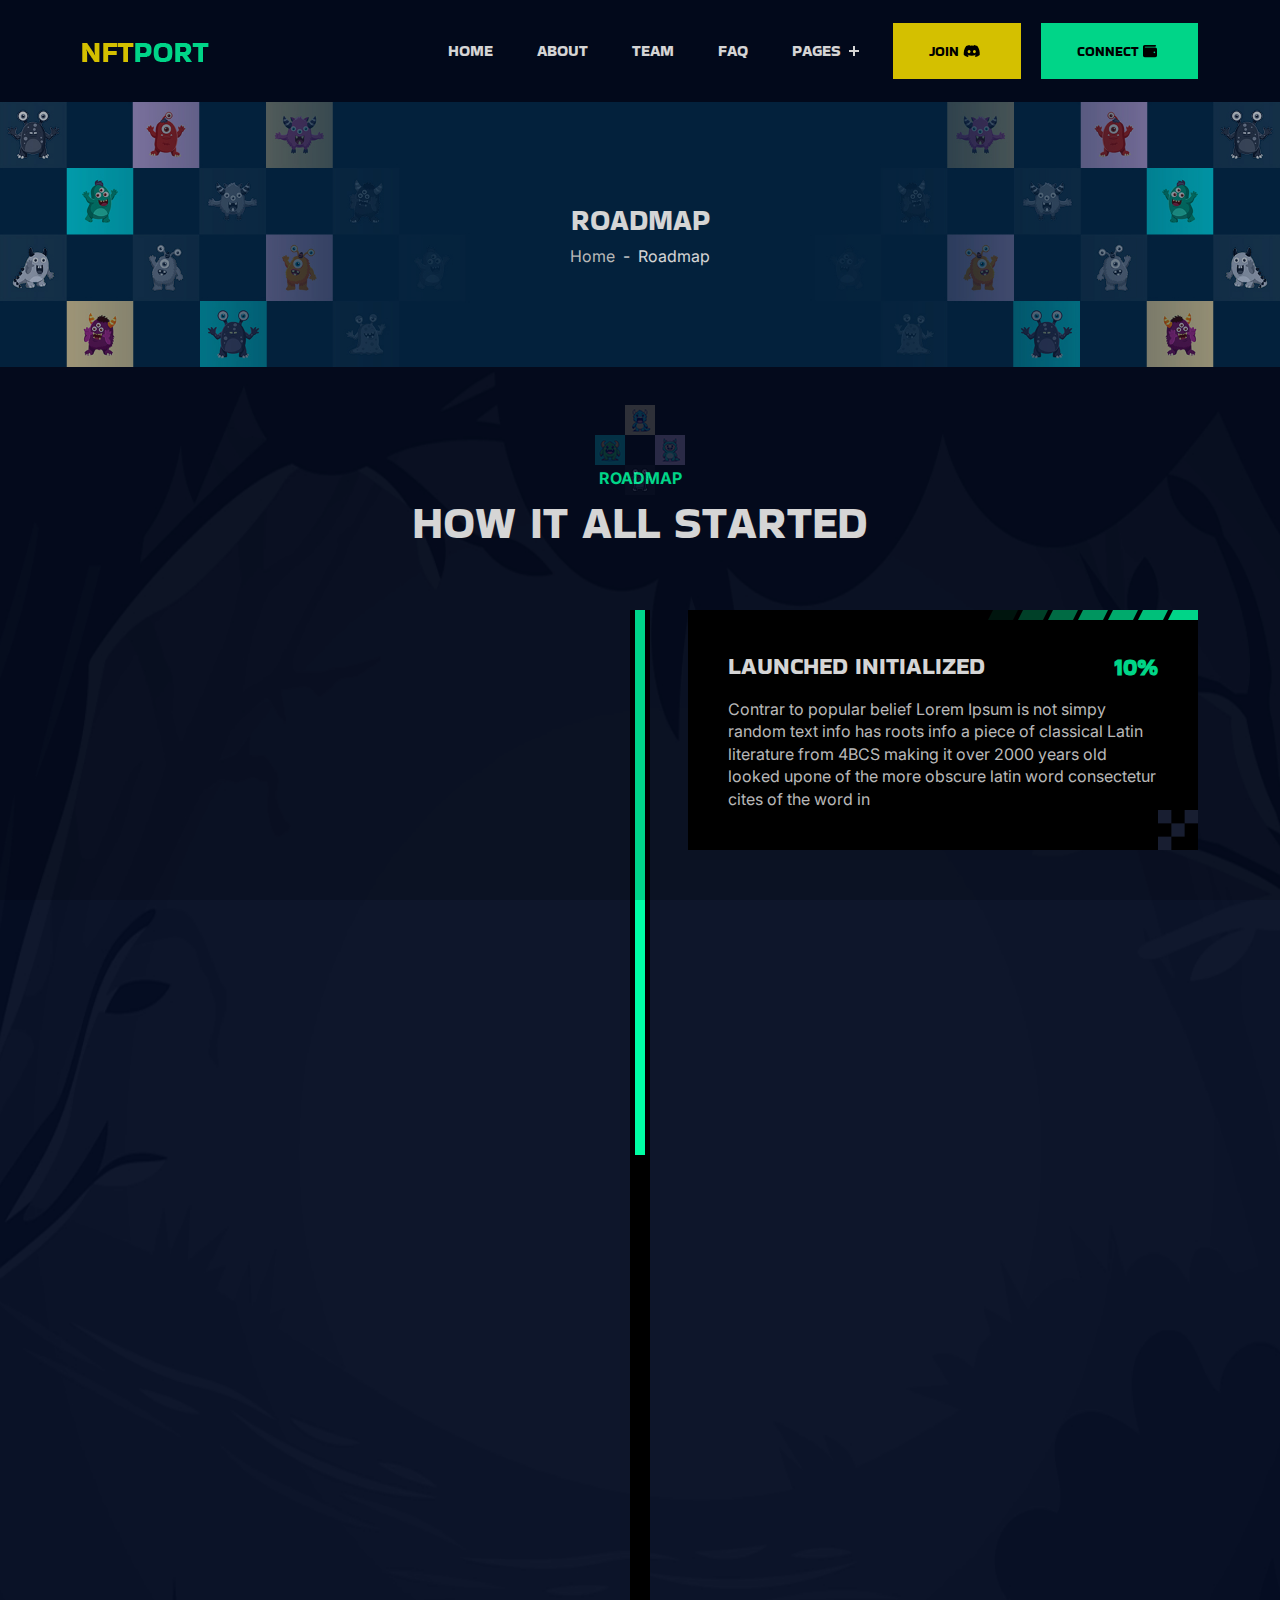
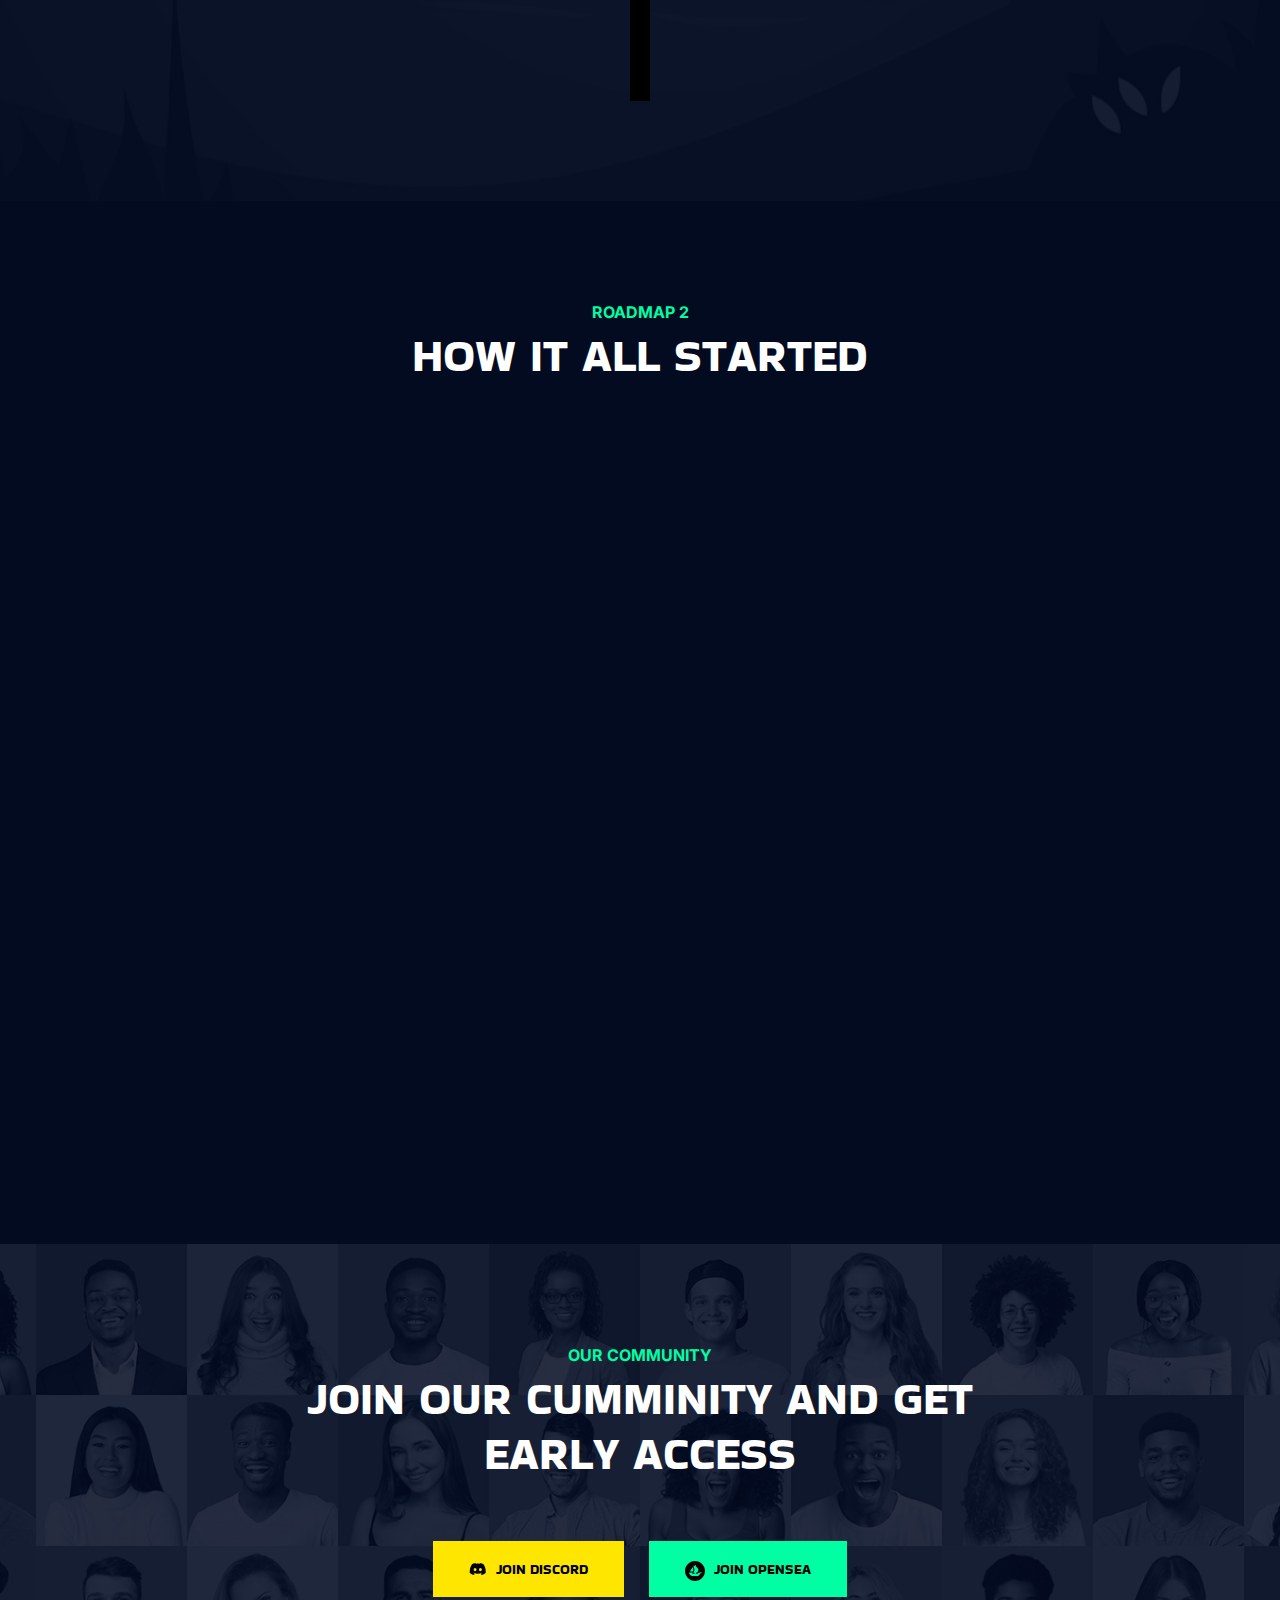
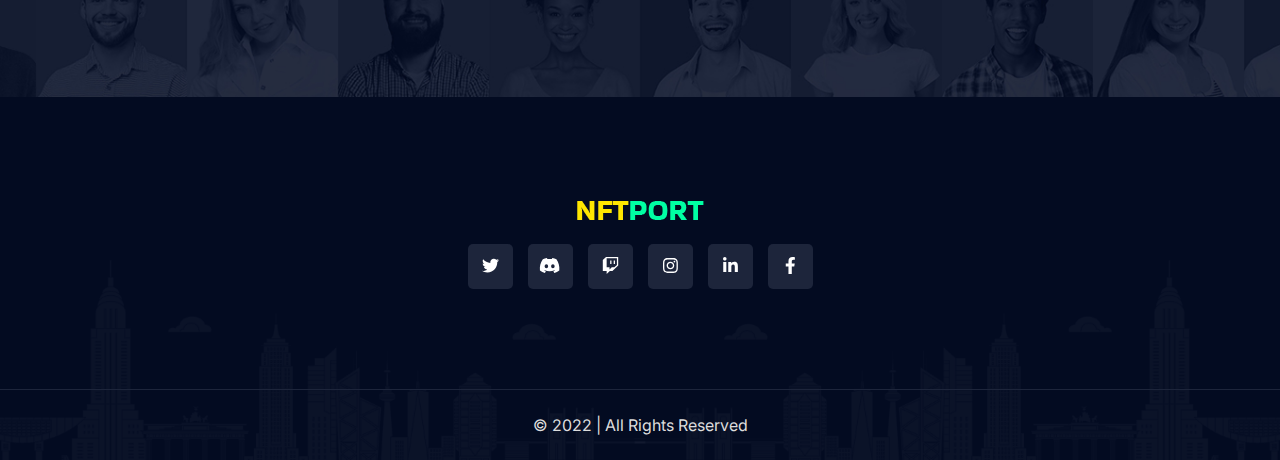
<file: secretgpt/roadmap.html>
<!DOCTYPE html>
<html lang="en">

<head>
    <meta charset="UTF-8">
    <meta http-equiv="X-UA-Compatible" content="IE=edge">
    <meta name="viewport" content="width=device-width, initial-scale=1.0">
    <title>NFTPort- NFT landing page HTML Template</title>

    <link rel="shortcut icon" href="assets/images/favicon.png" type="image/x-icon">

    <link rel="stylesheet" href="assets/css/bootstrap.min.css">
    <link rel="stylesheet" href="assets/css/aos.css">
    <link rel="stylesheet" href="assets/css/all.min.css">
    <link rel="stylesheet" href="assets/css/lightcase.css">
    <link rel="stylesheet" href="assets/css/swiper-bundle.min.css">

    <!-- main css for template -->
    <link rel="stylesheet" href="assets/css/style.css">
</head>

<body>

    <!-- ===============>> Preloader start here <<================= -->
    <div class="preloader">
        <img src="assets/images/logo/preloader.png" alt="SuperHero">
    </div>
    <!-- ===============>> Preloader end here <<================= -->



    <!-- ========== Multipage Header Section Starts Here========== -->
    <header class="header-section">
        <div class="header-bottom">
            <div class="container">
                <div class="header-wrapper">
                    <div class="logo">
                        <a href="index.html">
                            <img src="assets/images/logo/logo.png" alt="logo">
                        </a>
                    </div>
                    <div class="menu-area">
                        <ul class="menu">
                            <li>
                                <a href="index.html#home">Home</a>
                            </li>

                            <li>
                                <a href="index.html#about">About</a>
                            </li>
                            <li>
                                <a href="index.html#team">Team</a>
                            </li>
                            <li>
                                <a href="index.html#faq">FAQ</a>
                            </li>
                            <li>
                                <a href="#0">Pages</a>
                                <ul class="submenu">
                                    <li><a href="javsascript:void();">Home</a>
                                        <ul class="submenu">
                                            <li><a href="index.html">Home 1</a></li>
                                            <li><a href="index-2.html">Home 2</a></li>
                                        </ul>
                                    </li>
                                    <li><a href="javsascript:void();">About</a>
                                        <ul class="submenu">
                                            <li><a href="about.html">About</a></li>
                                            <li><a href="roadmap.html">Roadmap</a></li>
                                            <li><a href="faq.html">FAQ</a></li>
                                            <li><a href="team.html">Team</a></li>
                                            <li><a href="team-single.html">Team Single</a></li>
                                        </ul>
                                    </li>
                                    <li><a href="javsascript:void();">Blog</a>
                                        <ul class="submenu">
                                            <li><a href="blog.html">Blog</a></li>
                                            <li><a href="blog-single.html">Blog single</a></li>
                                        </ul>
                                    </li>
                                    <li><a href="collection.html">Collection</a></li>
                                    <li><a href="contact.html">Contact</a></li>
                                    <li><a href="404.html">404 Error</a></li>
                                    <li><a href="coming-soon.html">Coming Soon</a></li>
                                </ul>
                            </li>
                        </ul>
                        <div class="header-btn">
                            <a href="#" class="default-btn default-btn--secondary">
                                <span>Join <i class="fa-brands fa-discord"></i></span>
                            </a>
                            <a href="#" class="default-btn" data-bs-toggle="modal" data-bs-target="#wallet-option">
                                <span>Connect <i class="fa-solid fa-wallet"></i></span>
                            </a>
                        </div>

                        <!-- toggle icons -->
                        <div class="header-bar d-lg-none">
                            <span></span>
                            <span></span>
                            <span></span>
                        </div>
                    </div>
                </div>
            </div>
        </div>
    </header>
    <!-- ========== Multipage Header Section Ends Here========== -->





    <!-- connect wallet modal start -->
    <div class="wallet-modal modal fade" id="wallet-option" tabindex="-1" aria-labelledby="choose-wallet"
        aria-hidden="true">
        <div class="modal-dialog">
            <div class="modal-content">
                <div class="modal-header">
                    <h5 class="modal-title" id="choose-wallet">Connect Your Wallet</h5>
                    <button type="button" class="btn-close" data-bs-dismiss="modal" aria-label="Close"></button>
                </div>
                <div class="modal-body">
                    <p>Please select a wallet to connect for <br> Start Minting your NFTs</p>
                    <ul class="wallet__list">
                        <li class="wallet__list-item"><a href="#"> <span><img src="assets/images/wallet/metamask.jpg"
                                        alt="metamask">
                                </span> </a></li>
                        <li class="wallet__list-item"><a href="#"> <span><img src="assets/images/wallet/coinbase.jpg"
                                        alt="coinbase">
                                </span> </a></li>
                        <li class="wallet__list-item"><a href="#"> <span><img src="assets/images/wallet/bsc.jpg"
                                        alt="bsc">
                                </span></a></li>
                        <li class="wallet__list-item"><a href="#"> <span><img src="assets/images/wallet/trust.jpg"
                                        alt="Trust Wallet">
                                </span></a></li>
                    </ul>
                    <p>By connecting your wallet, you agree to our Terms of Service and our Privacy Policy.</p>
                </div>
            </div>
        </div>
    </div>
    <!-- connect wallet modal end -->



    <!-- ================> Page header start here <================== -->
    <section class="page-header bg--cover" style="background-image: url(assets/images/header/bg.jpg);">
        <div class="container">
            <div class="page-header__content text-center">
                <h3 class="text-uppercase">Roadmap</h3>
                <nav style="--bs-breadcrumb-divider: '-';" aria-label="breadcrumb">
                    <ol class="breadcrumb justify-content-center mb-0">
                        <li class="breadcrumb-item"><a href="index.html">Home</a></li>
                        <li class="breadcrumb-item active" aria-current="page">Roadmap</li>
                    </ol>
                </nav>
            </div>
        </div>
    </section>
    <!-- ================> Page header end here <================== -->




    <!-- ================>Roadmap section start here <================== -->
    <section class="roadmap roadmap--style1 padding-top padding-bottom" id="roadmap"
        style="background-image: url(assets/images/roadmap/bg.jpg);">
        <div class="container">
            <div class="section-header text-center">
                <p class="subtitle">Roadmap</p>
                <h2>How it all started</h2>
            </div>
            <div class="roadmap__wrapper">
                <div class="row gy-4 gy-md-0 gx-5">
                    <div class="col-md-6 offset-md-6">
                        <div class=" roadmap__item ms-md-4 aos-init" data-aos="fade-left" data-aos-duration="800">
                            <div class="roadmap__item-inner">
                                <div class="roadmap__item-content">
                                    <div class="roadmap__item-header">
                                        <h4>Launched Initialized</h4>
                                        <p>10%</p>
                                    </div>
                                    <p>Contrar to popular belief Lorem Ipsum is not simpy random text info has roots
                                        info a piece of classical Latin literature
                                        from 4BCS making it over 2000 years old looked upone of the more obscure latin
                                        word consectetur cites of the word in</p>
                                </div>
                            </div>
                            <span class="svg-shape"><svg xmlns="http://www.w3.org/2000/svg"
                                    xmlns:xlink="http://www.w3.org/1999/xlink" width="210px" height="10px">
                                    <path fill-rule="evenodd" fill-opacity="0.102" d=" M5.000,-0.001 L30.000,-0.001 L25.000,9.999 L-0.000,9.999 L5.000,-0.001
                                            Z" />
                                    <path fill-rule="evenodd" fill-opacity="0.302" d=" M35.000,-0.001 L60.000,-0.001 L55.000,9.999 L30.000,9.999 L35.000,-0.001
                                            Z" />
                                    <path fill-rule="evenodd" fill-opacity="0.502" d=" M65.000,-0.001 L90.000,-0.001 L85.000,9.999 L60.000,9.999 L65.000,-0.001
                                            Z" />
                                    <path fill-rule="evenodd" fill-opacity="0.702" d=" M95.000,-0.001 L120.000,-0.001 L115.000,9.999 L90.000,9.999 L95.000,-0.001
                                            Z" />
                                    <path fill-rule="evenodd" fill-opacity="0.8" d=" M125.000,-0.001 L150.000,-0.001 L145.000,9.999 L120.000,9.999
                                            L125.000,-0.001 Z" />
                                    <path fill-rule="evenodd" fill-opacity="0.902" d=" M155.000,-0.001 L180.000,-0.001 L175.000,9.999 L150.000,9.999
                                            L155.000,-0.001 Z" />
                                    <path fill-rule="evenodd" d=" M185.000,-0.001 L210.000,-0.001 L210.000,9.999 L180.000,9.999
                                            L185.000,-0.001 Z" />
                                </svg></span>
                        </div>
                    </div>
                    <div class="col-md-6">
                        <div class=" roadmap__item ms-auto me-md-4 aos-init" data-aos="fade-right"
                            data-aos-duration="800">
                            <div class="roadmap__item-inner">
                                <div class="roadmap__item-content">
                                    <div class="roadmap__item-header">
                                        <h4>Physical Merch</h4>
                                        <p>20%</p>
                                    </div>
                                    <p>Contrar to popular belief Lorem Ipsum is not simpy random text info has roots
                                        info a piece of classical Latin literature
                                        from 4BCS making it over 2000 years old looked upone of the more obscure latin
                                        word consectetur cites of the word in</p>
                                </div>
                            </div>
                            <span class="svg-shape"><svg xmlns="http://www.w3.org/2000/svg"
                                    xmlns:xlink="http://www.w3.org/1999/xlink" width="210px" height="10px">
                                    <path fill-rule="evenodd" fill-opacity="0.102" d=" M5.000,-0.001 L30.000,-0.001 L25.000,9.999 L-0.000,9.999 L5.000,-0.001
                                                                    Z" />
                                    <path fill-rule="evenodd" fill-opacity="0.302" d=" M35.000,-0.001 L60.000,-0.001 L55.000,9.999 L30.000,9.999 L35.000,-0.001
                                                                    Z" />
                                    <path fill-rule="evenodd" fill-opacity="0.502" d=" M65.000,-0.001 L90.000,-0.001 L85.000,9.999 L60.000,9.999 L65.000,-0.001
                                                                    Z" />
                                    <path fill-rule="evenodd" fill-opacity="0.702" d=" M95.000,-0.001 L120.000,-0.001 L115.000,9.999 L90.000,9.999 L95.000,-0.001
                                                                    Z" />
                                    <path fill-rule="evenodd" fill-opacity="0.8" d=" M125.000,-0.001 L150.000,-0.001 L145.000,9.999 L120.000,9.999
                                                                    L125.000,-0.001 Z" />
                                    <path fill-rule="evenodd" fill-opacity="0.902" d=" M155.000,-0.001 L180.000,-0.001 L175.000,9.999 L150.000,9.999
                                                                    L155.000,-0.001 Z" />
                                    <path fill-rule="evenodd" d=" M185.000,-0.001 L210.000,-0.001 L210.000,9.999 L180.000,9.999
                                                                    L185.000,-0.001 Z" />
                                </svg></span>
                        </div>
                    </div>
                    <div class="col-md-6 offset-md-6">
                        <div class="roadmap__item ms-md-4  aos-init" data-aos="fade-left" data-aos-duration="800">
                            <div class="roadmap__item-inner">
                                <div class="roadmap__item-content">
                                    <div class="roadmap__item-header">
                                        <h4>The Apes Land</h4>
                                        <p>50%</p>
                                    </div>
                                    <p>Contrar to popular belief Lorem Ipsum is not simpy random text info has roots
                                        info a piece of classical Latin literature
                                        from 4BCS making it over 2000 years old looked upone of the more obscure latin
                                        word consectetur cites of the word in</p>
                                </div>
                            </div>
                            <span class="svg-shape"><svg xmlns="http://www.w3.org/2000/svg"
                                    xmlns:xlink="http://www.w3.org/1999/xlink" width="210px" height="10px">
                                    <path fill-rule="evenodd" fill-opacity="0.102" d=" M5.000,-0.001 L30.000,-0.001 L25.000,9.999 L-0.000,9.999 L5.000,-0.001
                                                                    Z" />
                                    <path fill-rule="evenodd" fill-opacity="0.302" d=" M35.000,-0.001 L60.000,-0.001 L55.000,9.999 L30.000,9.999 L35.000,-0.001
                                                                    Z" />
                                    <path fill-rule="evenodd" fill-opacity="0.502" d=" M65.000,-0.001 L90.000,-0.001 L85.000,9.999 L60.000,9.999 L65.000,-0.001
                                                                    Z" />
                                    <path fill-rule="evenodd" fill-opacity="0.702" d=" M95.000,-0.001 L120.000,-0.001 L115.000,9.999 L90.000,9.999 L95.000,-0.001
                                                                    Z" />
                                    <path fill-rule="evenodd" fill-opacity="0.8" d=" M125.000,-0.001 L150.000,-0.001 L145.000,9.999 L120.000,9.999
                                                                    L125.000,-0.001 Z" />
                                    <path fill-rule="evenodd" fill-opacity="0.902" d=" M155.000,-0.001 L180.000,-0.001 L175.000,9.999 L150.000,9.999
                                                                    L155.000,-0.001 Z" />
                                    <path fill-rule="evenodd" d=" M185.000,-0.001 L210.000,-0.001 L210.000,9.999 L180.000,9.999
                                                                    L185.000,-0.001 Z" />
                                </svg></span>
                        </div>
                    </div>
                    <div class="col-md-6">
                        <div class="roadmap__item ms-auto me-md-4  aos-init" data-aos="fade-right"
                            data-aos-duration="800">
                            <div class="roadmap__item-inner">
                                <div class="roadmap__item-content">
                                    <div class="roadmap__item-header">
                                        <h4>Bored Apes Game</h4>
                                        <p>70%</p>
                                    </div>
                                    <p>Contrar to popular belief Lorem Ipsum is not simpy random text info has roots
                                        info a piece of classical Latin literature
                                        from 4BCS making it over 2000 years old looked upone of the more obscure latin
                                        word consectetur cites of the word in</p>
                                </div>
                            </div>
                            <span class="svg-shape"><svg xmlns="http://www.w3.org/2000/svg"
                                    xmlns:xlink="http://www.w3.org/1999/xlink" width="210px" height="10px">
                                    <path fill-rule="evenodd" fill-opacity="0.102" d=" M5.000,-0.001 L30.000,-0.001 L25.000,9.999 L-0.000,9.999 L5.000,-0.001
                                                                    Z" />
                                    <path fill-rule="evenodd" fill-opacity="0.302" d=" M35.000,-0.001 L60.000,-0.001 L55.000,9.999 L30.000,9.999 L35.000,-0.001
                                                                    Z" />
                                    <path fill-rule="evenodd" fill-opacity="0.502" d=" M65.000,-0.001 L90.000,-0.001 L85.000,9.999 L60.000,9.999 L65.000,-0.001
                                                                    Z" />
                                    <path fill-rule="evenodd" fill-opacity="0.702" d=" M95.000,-0.001 L120.000,-0.001 L115.000,9.999 L90.000,9.999 L95.000,-0.001
                                                                    Z" />
                                    <path fill-rule="evenodd" fill-opacity="0.8" d=" M125.000,-0.001 L150.000,-0.001 L145.000,9.999 L120.000,9.999
                                                                    L125.000,-0.001 Z" />
                                    <path fill-rule="evenodd" fill-opacity="0.902" d=" M155.000,-0.001 L180.000,-0.001 L175.000,9.999 L150.000,9.999
                                                                    L155.000,-0.001 Z" />
                                    <path fill-rule="evenodd" d=" M185.000,-0.001 L210.000,-0.001 L210.000,9.999 L180.000,9.999
                                                                    L185.000,-0.001 Z" />
                                </svg></span>
                        </div>
                    </div>
                    <div class="col-md-6 offset-md-6">
                        <div class="roadmap__item ms-md-4  aos-init" data-aos="fade-left" data-aos-duration="800">
                            <div class="roadmap__item-inner">
                                <div class="roadmap__item-content">
                                    <div class="roadmap__item-header">
                                        <h4>Launched Metaverse</h4>
                                        <p>80%</p>
                                    </div>
                                    <p>Contrar to popular belief Lorem Ipsum is not simpy random text info has roots
                                        info a piece of classical Latin literature
                                        from 4BCS making it over 2000 years old looked upone of the more obscure latin
                                        word consectetur cites of the word in</p>
                                </div>
                            </div>
                            <span class="svg-shape"><svg xmlns="http://www.w3.org/2000/svg"
                                    xmlns:xlink="http://www.w3.org/1999/xlink" width="210px" height="10px">
                                    <path fill-rule="evenodd" fill-opacity="0.102" d=" M5.000,-0.001 L30.000,-0.001 L25.000,9.999 L-0.000,9.999 L5.000,-0.001
                                                                    Z" />
                                    <path fill-rule="evenodd" fill-opacity="0.302" d=" M35.000,-0.001 L60.000,-0.001 L55.000,9.999 L30.000,9.999 L35.000,-0.001
                                                                    Z" />
                                    <path fill-rule="evenodd" fill-opacity="0.502" d=" M65.000,-0.001 L90.000,-0.001 L85.000,9.999 L60.000,9.999 L65.000,-0.001
                                                                    Z" />
                                    <path fill-rule="evenodd" fill-opacity="0.702" d=" M95.000,-0.001 L120.000,-0.001 L115.000,9.999 L90.000,9.999 L95.000,-0.001
                                                                    Z" />
                                    <path fill-rule="evenodd" fill-opacity="0.8" d=" M125.000,-0.001 L150.000,-0.001 L145.000,9.999 L120.000,9.999
                                                                    L125.000,-0.001 Z" />
                                    <path fill-rule="evenodd" fill-opacity="0.902" d=" M155.000,-0.001 L180.000,-0.001 L175.000,9.999 L150.000,9.999
                                                                    L155.000,-0.001 Z" />
                                    <path fill-rule="evenodd" d=" M185.000,-0.001 L210.000,-0.001 L210.000,9.999 L180.000,9.999
                                                                    L185.000,-0.001 Z" />
                                </svg></span>
                        </div>
                    </div>
                    <div class="col-md-6">
                        <div class="roadmap__item ms-auto me-md-4  aos-init" data-aos="fade-right"
                            data-aos-duration="800">
                            <div class="roadmap__item-inner">
                                <div class="roadmap__item-content">
                                    <div class="roadmap__item-header">
                                        <h4>Upcoming Dapps</h4>
                                        <p>100%</p>
                                    </div>
                                    <p>Contrar to popular belief Lorem Ipsum is not simpy random text info has roots
                                        info a piece of classical Latin literature
                                        from 4BCS making it over 2000 years old looked upone of the more obscure latin
                                        word consectetur cites of the word in</p>
                                </div>
                            </div>
                            <span class="svg-shape"><svg xmlns="http://www.w3.org/2000/svg"
                                    xmlns:xlink="http://www.w3.org/1999/xlink" width="210px" height="10px">
                                    <path fill-rule="evenodd" fill-opacity="0.102" d=" M5.000,-0.001 L30.000,-0.001 L25.000,9.999 L-0.000,9.999 L5.000,-0.001
                                                                    Z" />
                                    <path fill-rule="evenodd" fill-opacity="0.302" d=" M35.000,-0.001 L60.000,-0.001 L55.000,9.999 L30.000,9.999 L35.000,-0.001
                                                                    Z" />
                                    <path fill-rule="evenodd" fill-opacity="0.502" d=" M65.000,-0.001 L90.000,-0.001 L85.000,9.999 L60.000,9.999 L65.000,-0.001
                                                                    Z" />
                                    <path fill-rule="evenodd" fill-opacity="0.702" d=" M95.000,-0.001 L120.000,-0.001 L115.000,9.999 L90.000,9.999 L95.000,-0.001
                                                                    Z" />
                                    <path fill-rule="evenodd" fill-opacity="0.8" d=" M125.000,-0.001 L150.000,-0.001 L145.000,9.999 L120.000,9.999
                                                                    L125.000,-0.001 Z" />
                                    <path fill-rule="evenodd" fill-opacity="0.902" d=" M155.000,-0.001 L180.000,-0.001 L175.000,9.999 L150.000,9.999
                                                                    L155.000,-0.001 Z" />
                                    <path fill-rule="evenodd" d=" M185.000,-0.001 L210.000,-0.001 L210.000,9.999 L180.000,9.999
                                                                    L185.000,-0.001 Z" />
                                </svg></span>
                        </div>
                    </div>
                </div>
            </div>
        </div>
    </section>
    <!-- ================>Roadmap section end here <================== -->




    <!-- ================>Roadmap section start here <================== -->
    <section class="roadmap roadmap--style2 padding-top padding-bottom bg--semi-body">
        <div class="container">
            <div class="section-header text-center">
                <p class="subtitle">Roadmap 2</p>
                <h2>How it all started</h2>
            </div>
            <div class="section__wrapper">
                <div class="row g-4">
                    <div class="col-md-6 ">
                        <div class="roadmap__item aos-init" data-aos="fade-left" data-aos-duration="800">
                            <div class="roadmap__item-inner">
                                <div class="roadmap__item-content">
                                    <div class="roadmap__item-header">
                                        <h4>Launch Initialize NFT</h4>
                                        <p>10%</p>
                                    </div>
                                    <p>Contrar to popular belief Lorem Ipsum is not simpy random text info has roots
                                        info a piece of classical Latin literature
                                        from 4BCS making it over 2000 years old looked upone of the more obscure latin
                                        word consectetur cites of the word in</p>
                                </div>
                            </div>
                            <span class="svg-shape"><svg xmlns="http://www.w3.org/2000/svg"
                                    xmlns:xlink="http://www.w3.org/1999/xlink" width="210px" height="10px">
                                    <path fill-rule="evenodd" fill-opacity="0.102" d=" M5.000,-0.001 L30.000,-0.001 L25.000,9.999 L-0.000,9.999 L5.000,-0.001
                                                Z" />
                                    <path fill-rule="evenodd" fill-opacity="0.302" d=" M35.000,-0.001 L60.000,-0.001 L55.000,9.999 L30.000,9.999 L35.000,-0.001
                                                Z" />
                                    <path fill-rule="evenodd" fill-opacity="0.502" d=" M65.000,-0.001 L90.000,-0.001 L85.000,9.999 L60.000,9.999 L65.000,-0.001
                                                Z" />
                                    <path fill-rule="evenodd" fill-opacity="0.702" d=" M95.000,-0.001 L120.000,-0.001 L115.000,9.999 L90.000,9.999 L95.000,-0.001
                                                Z" />
                                    <path fill-rule="evenodd" fill-opacity="0.8" d=" M125.000,-0.001 L150.000,-0.001 L145.000,9.999 L120.000,9.999
                                                L125.000,-0.001 Z" />
                                    <path fill-rule="evenodd" fill-opacity="0.902" d=" M155.000,-0.001 L180.000,-0.001 L175.000,9.999 L150.000,9.999
                                                L155.000,-0.001 Z" />
                                    <path fill-rule="evenodd" d=" M185.000,-0.001 L210.000,-0.001 L210.000,9.999 L180.000,9.999
                                                L185.000,-0.001 Z" />
                                </svg></span>
                        </div>
                    </div>
                    <div class="col-md-6">
                        <div class="roadmap__item aos-init" data-aos="fade-right" data-aos-duration="800">
                            <div class="roadmap__item-inner">
                                <div class="roadmap__item-content">
                                    <div class="roadmap__item-header">
                                        <h4>The Physical Merching</h4>
                                        <p>20%</p>
                                    </div>
                                    <p>Contrar to popular belief Lorem Ipsum is not simpy random text info has roots
                                        info a piece of classical Latin literature
                                        from 4BCS making it over 2000 years old looked upone of the more obscure latin
                                        word consectetur cites of the word in</p>
                                </div>
                            </div>
                            <span class="svg-shape"><svg xmlns="http://www.w3.org/2000/svg"
                                    xmlns:xlink="http://www.w3.org/1999/xlink" width="210px" height="10px">
                                    <path fill-rule="evenodd" fill-opacity="0.102" d=" M5.000,-0.001 L30.000,-0.001 L25.000,9.999 L-0.000,9.999 L5.000,-0.001
                                                                        Z" />
                                    <path fill-rule="evenodd" fill-opacity="0.302" d=" M35.000,-0.001 L60.000,-0.001 L55.000,9.999 L30.000,9.999 L35.000,-0.001
                                                                        Z" />
                                    <path fill-rule="evenodd" fill-opacity="0.502" d=" M65.000,-0.001 L90.000,-0.001 L85.000,9.999 L60.000,9.999 L65.000,-0.001
                                                                        Z" />
                                    <path fill-rule="evenodd" fill-opacity="0.702" d=" M95.000,-0.001 L120.000,-0.001 L115.000,9.999 L90.000,9.999 L95.000,-0.001
                                                                        Z" />
                                    <path fill-rule="evenodd" fill-opacity="0.8" d=" M125.000,-0.001 L150.000,-0.001 L145.000,9.999 L120.000,9.999
                                                                        L125.000,-0.001 Z" />
                                    <path fill-rule="evenodd" fill-opacity="0.902" d=" M155.000,-0.001 L180.000,-0.001 L175.000,9.999 L150.000,9.999
                                                                        L155.000,-0.001 Z" />
                                    <path fill-rule="evenodd" d=" M185.000,-0.001 L210.000,-0.001 L210.000,9.999 L180.000,9.999
                                                                        L185.000,-0.001 Z" />
                                </svg></span>
                        </div>
                    </div>
                    <div class="col-md-6">
                        <div class="roadmap__item aos-init" data-aos="fade-left" data-aos-duration="800">
                            <div class="roadmap__item-inner">
                                <div class="roadmap__item-content">
                                    <div class="roadmap__item-header">
                                        <h4>The NFTPort Apes Land</h4>
                                        <p>50%</p>
                                    </div>
                                    <p>Contrar to popular belief Lorem Ipsum is not simpy random text info has roots
                                        info a piece of classical Latin literature
                                        from 4BCS making it over 2000 years old looked upone of the more obscure latin
                                        word consectetur cites of the word in</p>
                                </div>
                            </div>
                            <span class="svg-shape"><svg xmlns="http://www.w3.org/2000/svg"
                                    xmlns:xlink="http://www.w3.org/1999/xlink" width="210px" height="10px">
                                    <path fill-rule="evenodd" fill-opacity="0.102" d=" M5.000,-0.001 L30.000,-0.001 L25.000,9.999 L-0.000,9.999 L5.000,-0.001
                                                                        Z" />
                                    <path fill-rule="evenodd" fill-opacity="0.302" d=" M35.000,-0.001 L60.000,-0.001 L55.000,9.999 L30.000,9.999 L35.000,-0.001
                                                                        Z" />
                                    <path fill-rule="evenodd" fill-opacity="0.502" d=" M65.000,-0.001 L90.000,-0.001 L85.000,9.999 L60.000,9.999 L65.000,-0.001
                                                                        Z" />
                                    <path fill-rule="evenodd" fill-opacity="0.702" d=" M95.000,-0.001 L120.000,-0.001 L115.000,9.999 L90.000,9.999 L95.000,-0.001
                                                                        Z" />
                                    <path fill-rule="evenodd" fill-opacity="0.8" d=" M125.000,-0.001 L150.000,-0.001 L145.000,9.999 L120.000,9.999
                                                                        L125.000,-0.001 Z" />
                                    <path fill-rule="evenodd" fill-opacity="0.902" d=" M155.000,-0.001 L180.000,-0.001 L175.000,9.999 L150.000,9.999
                                                                        L155.000,-0.001 Z" />
                                    <path fill-rule="evenodd" d=" M185.000,-0.001 L210.000,-0.001 L210.000,9.999 L180.000,9.999
                                                                        L185.000,-0.001 Z" />
                                </svg></span>
                        </div>
                    </div>
                    <div class="col-md-6">
                        <div class="roadmap__item aos-init" data-aos="fade-right" data-aos-duration="800">
                            <div class="roadmap__item-inner">
                                <div class="roadmap__item-content">
                                    <div class="roadmap__item-header">
                                        <h4>The Bored Apes Game</h4>
                                        <p>70%</p>
                                    </div>
                                    <p>Contrar to popular belief Lorem Ipsum is not simpy random text info has roots
                                        info a piece of classical Latin literature
                                        from 4BCS making it over 2000 years old looked upone of the more obscure latin
                                        word consectetur cites of the word in</p>
                                </div>
                            </div>
                            <span class="svg-shape"><svg xmlns="http://www.w3.org/2000/svg"
                                    xmlns:xlink="http://www.w3.org/1999/xlink" width="210px" height="10px">
                                    <path fill-rule="evenodd" fill-opacity="0.102" d=" M5.000,-0.001 L30.000,-0.001 L25.000,9.999 L-0.000,9.999 L5.000,-0.001
                                                                        Z" />
                                    <path fill-rule="evenodd" fill-opacity="0.302" d=" M35.000,-0.001 L60.000,-0.001 L55.000,9.999 L30.000,9.999 L35.000,-0.001
                                                                        Z" />
                                    <path fill-rule="evenodd" fill-opacity="0.502" d=" M65.000,-0.001 L90.000,-0.001 L85.000,9.999 L60.000,9.999 L65.000,-0.001
                                                                        Z" />
                                    <path fill-rule="evenodd" fill-opacity="0.702" d=" M95.000,-0.001 L120.000,-0.001 L115.000,9.999 L90.000,9.999 L95.000,-0.001
                                                                        Z" />
                                    <path fill-rule="evenodd" fill-opacity="0.8" d=" M125.000,-0.001 L150.000,-0.001 L145.000,9.999 L120.000,9.999
                                                                        L125.000,-0.001 Z" />
                                    <path fill-rule="evenodd" fill-opacity="0.902" d=" M155.000,-0.001 L180.000,-0.001 L175.000,9.999 L150.000,9.999
                                                                        L155.000,-0.001 Z" />
                                    <path fill-rule="evenodd" d=" M185.000,-0.001 L210.000,-0.001 L210.000,9.999 L180.000,9.999
                                                                        L185.000,-0.001 Z" />
                                </svg></span>
                        </div>
                    </div>
                    <div class="col-md-6">
                        <div class="roadmap__item aos-init" data-aos="fade-left" data-aos-duration="800">
                            <div class="roadmap__item-inner">
                                <div class="roadmap__item-content">
                                    <div class="roadmap__item-header">
                                        <h4>Launched Metaverse</h4>
                                        <p>80%</p>
                                    </div>
                                    <p>Contrar to popular belief Lorem Ipsum is not simpy random text info has roots
                                        info a piece of classical Latin literature
                                        from 4BCS making it over 2000 years old looked upone of the more obscure latin
                                        word consectetur cites of the word in</p>
                                </div>
                            </div>
                            <span class="svg-shape"><svg xmlns="http://www.w3.org/2000/svg"
                                    xmlns:xlink="http://www.w3.org/1999/xlink" width="210px" height="10px">
                                    <path fill-rule="evenodd" fill-opacity="0.102" d=" M5.000,-0.001 L30.000,-0.001 L25.000,9.999 L-0.000,9.999 L5.000,-0.001
                                                                        Z" />
                                    <path fill-rule="evenodd" fill-opacity="0.302" d=" M35.000,-0.001 L60.000,-0.001 L55.000,9.999 L30.000,9.999 L35.000,-0.001
                                                                        Z" />
                                    <path fill-rule="evenodd" fill-opacity="0.502" d=" M65.000,-0.001 L90.000,-0.001 L85.000,9.999 L60.000,9.999 L65.000,-0.001
                                                                        Z" />
                                    <path fill-rule="evenodd" fill-opacity="0.702" d=" M95.000,-0.001 L120.000,-0.001 L115.000,9.999 L90.000,9.999 L95.000,-0.001
                                                                        Z" />
                                    <path fill-rule="evenodd" fill-opacity="0.8" d=" M125.000,-0.001 L150.000,-0.001 L145.000,9.999 L120.000,9.999
                                                                        L125.000,-0.001 Z" />
                                    <path fill-rule="evenodd" fill-opacity="0.902" d=" M155.000,-0.001 L180.000,-0.001 L175.000,9.999 L150.000,9.999
                                                                        L155.000,-0.001 Z" />
                                    <path fill-rule="evenodd" d=" M185.000,-0.001 L210.000,-0.001 L210.000,9.999 L180.000,9.999
                                                                        L185.000,-0.001 Z" />
                                </svg></span>
                        </div>
                    </div>
                    <div class="col-md-6">
                        <div class="roadmap__item aos-init" data-aos="fade-right" data-aos-duration="800">
                            <div class="roadmap__item-inner">
                                <div class="roadmap__item-content">
                                    <div class="roadmap__item-header">
                                        <h4>Upcoming Super Dapps</h4>
                                        <p>100%</p>
                                    </div>
                                    <p>Contrar to popular belief Lorem Ipsum is not simpy random text info has roots
                                        info a piece of classical Latin literature
                                        from 4BCS making it over 2000 years old looked upone of the more obscure latin
                                        word consectetur cites of the word in</p>
                                </div>
                            </div>
                            <span class="svg-shape"><svg xmlns="http://www.w3.org/2000/svg"
                                    xmlns:xlink="http://www.w3.org/1999/xlink" width="210px" height="10px">
                                    <path fill-rule="evenodd" fill-opacity="0.102" d=" M5.000,-0.001 L30.000,-0.001 L25.000,9.999 L-0.000,9.999 L5.000,-0.001
                                                                        Z" />
                                    <path fill-rule="evenodd" fill-opacity="0.302" d=" M35.000,-0.001 L60.000,-0.001 L55.000,9.999 L30.000,9.999 L35.000,-0.001
                                                                        Z" />
                                    <path fill-rule="evenodd" fill-opacity="0.502" d=" M65.000,-0.001 L90.000,-0.001 L85.000,9.999 L60.000,9.999 L65.000,-0.001
                                                                        Z" />
                                    <path fill-rule="evenodd" fill-opacity="0.702" d=" M95.000,-0.001 L120.000,-0.001 L115.000,9.999 L90.000,9.999 L95.000,-0.001
                                                                        Z" />
                                    <path fill-rule="evenodd" fill-opacity="0.8" d=" M125.000,-0.001 L150.000,-0.001 L145.000,9.999 L120.000,9.999
                                                                        L125.000,-0.001 Z" />
                                    <path fill-rule="evenodd" fill-opacity="0.902" d=" M155.000,-0.001 L180.000,-0.001 L175.000,9.999 L150.000,9.999
                                                                        L155.000,-0.001 Z" />
                                    <path fill-rule="evenodd" d=" M185.000,-0.001 L210.000,-0.001 L210.000,9.999 L180.000,9.999
                                                                        L185.000,-0.001 Z" />
                                </svg></span>
                        </div>
                    </div>
                </div>
            </div>
        </div>
    </section>
    <!-- ================>Roadmap section end here <================== -->





    <!-- ================>Community section start here <================== -->
    <section class="community padding-top padding-bottom" style="background-image:url(assets/images/community/bg.jpg)">
        <div class="container">
            <div class="comminity__wrapper">
                <div class="section-header text-center">
                    <p class="subtitle">Our Community</p>
                    <h2>Join Our Cumminity and get early access</h2>
                </div>
                <div class="btn-group justify-content-center">
                    <a href="#" class="default-btn default-btn--secondary"><span><i class="fab fa-discord"></i> Join
                            Discord</span></a>
                    <a href="#" class="default-btn"> <span><img src="assets/images/opensea.svg" alt="opensea icon"
                                width="20" height="20"> Join Opensea</span> </a>
                </div>
            </div>
        </div>
    </section>
    <!-- ================>Community section end here <================== -->





    <!-- ================> Footer section start here <================== -->
    <footer class="footer" style="background-image: url(assets/images/footer/bg.png);">
        <div class="footer__wrapper padding-top padding-bottom">
            <div class="container">
                <div class="footer__content text-center">
                    <a class="mb-4 d-inline-block" href="index.html"><img src="assets/images/logo/logo.png"
                            alt="Logo"></a>
                    <ul class="social justify-content-center">
                        <li class="social__item">
                            <a href="#" class="social__link"><i class="fab fa-twitter"></i></a>
                        </li>
                        <li class="social__item">
                            <a href="#" class="social__link"><i class="fab fa-discord"></i></a>
                        </li>
                        <li class="social__item">
                            <a href="#" class="social__link"><i class="fab fa-twitch"></i></a>
                        </li>
                        <li class="social__item">
                            <a href="#" class="social__link"><i class="fab fa-instagram"></i></a>
                        </li>
                        <li class="social__item">
                            <a href="#" class="social__link"><i class="fab fa-linkedin-in"></i></a>
                        </li>
                        <li class="social__item">
                            <a href="#" class="social__link"><i class="fab fa-facebook-f"></i></a>
                        </li>
                    </ul>
                </div>
            </div>
        </div>
        <div class="footer__copyright">
            <div class="container">
                <div class="text-center py-4">
                    <p class=" mb-0">© 2022 | All Rights Reserved </p>
                </div>
            </div>
        </div>
    </footer>
    <!-- ================> Footer section end here <================== -->




    <!-- vendor plugins -->
    <script src="assets/js/jquery-3.6.0.min.js"></script>
    <script src="assets/js/bootstrap.bundle.min.js"></script>
    <script src="assets/js/all.min.js"></script>
    <script src="assets/js/swiper-bundle.min.js"></script>
    <script src="assets/js/aos.js"></script>
    <script src="assets/js/lightcase.js"></script>
    <script src="assets/js/purecounter_vanilla.js"></script>
    <script src="assets/js/countdown.min.js"></script>
    <script src="assets/js/custom.js"></script>
</body>

</html>
</file>
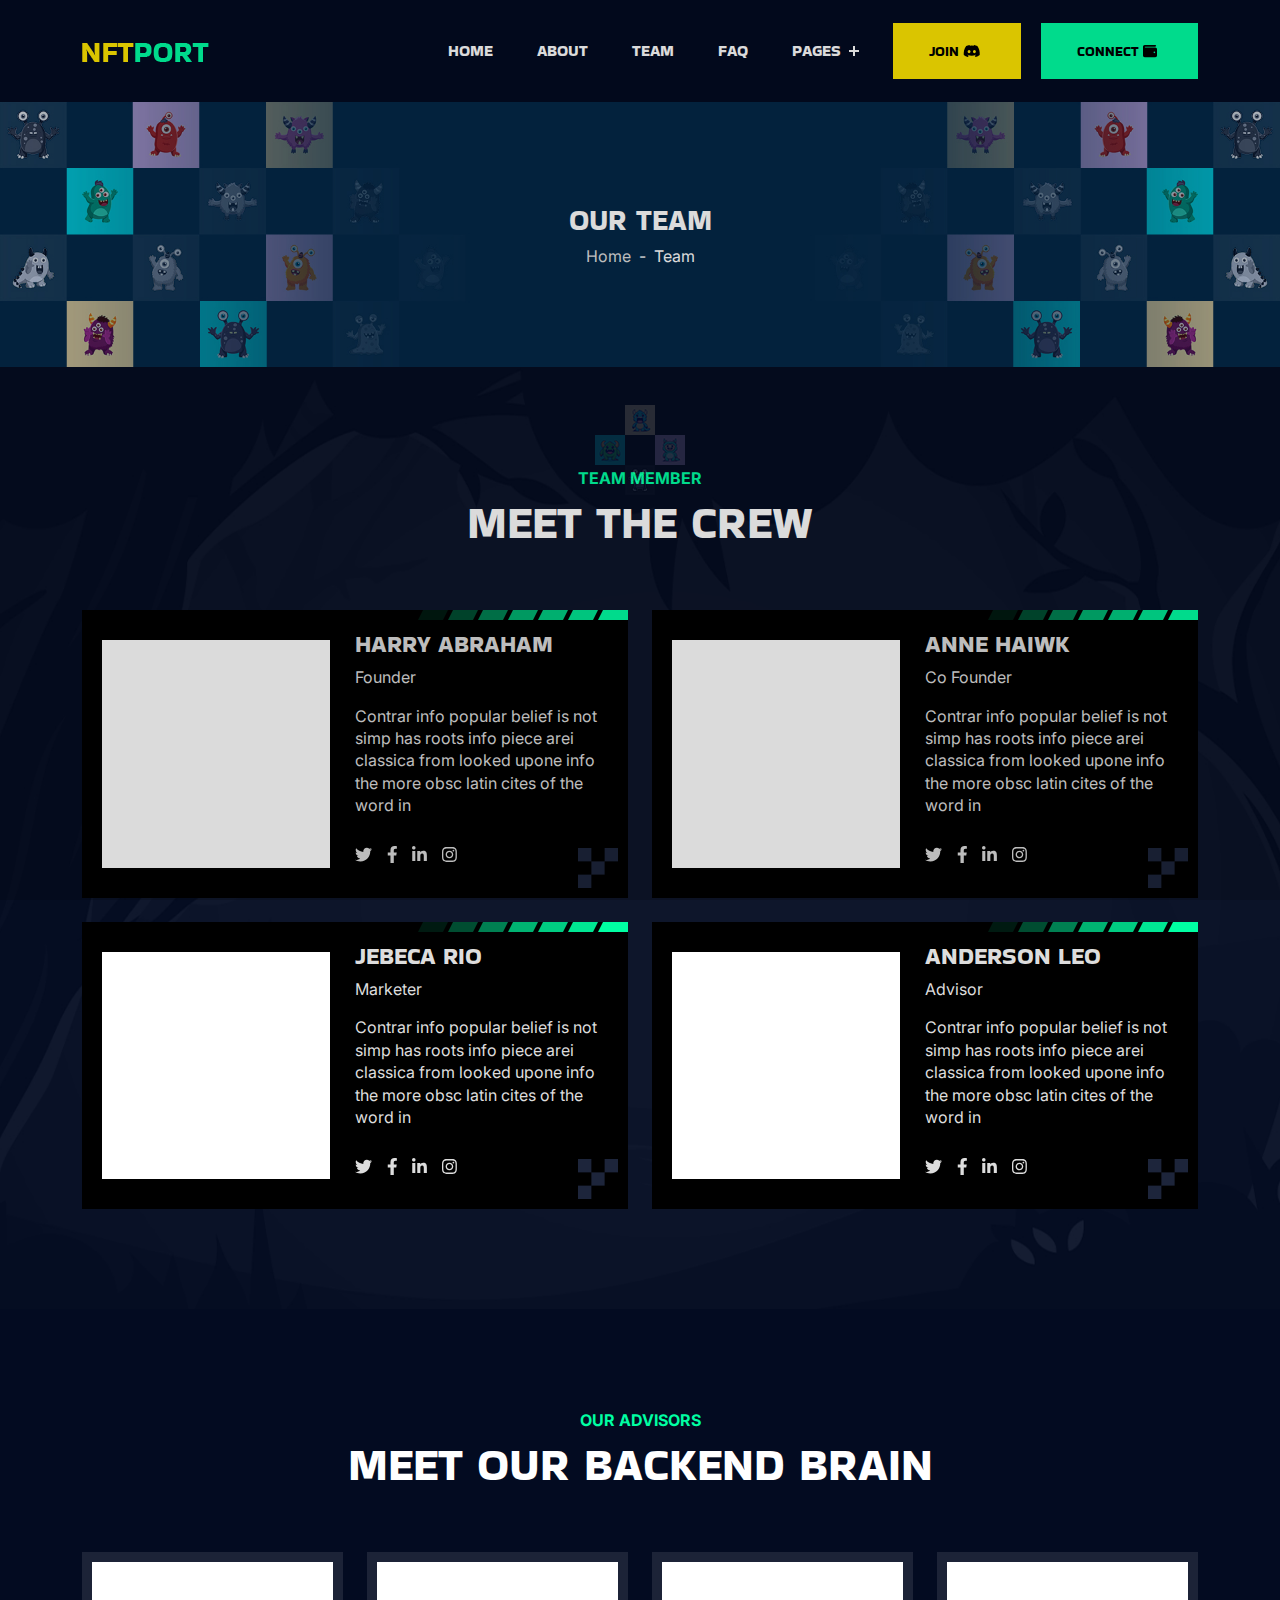
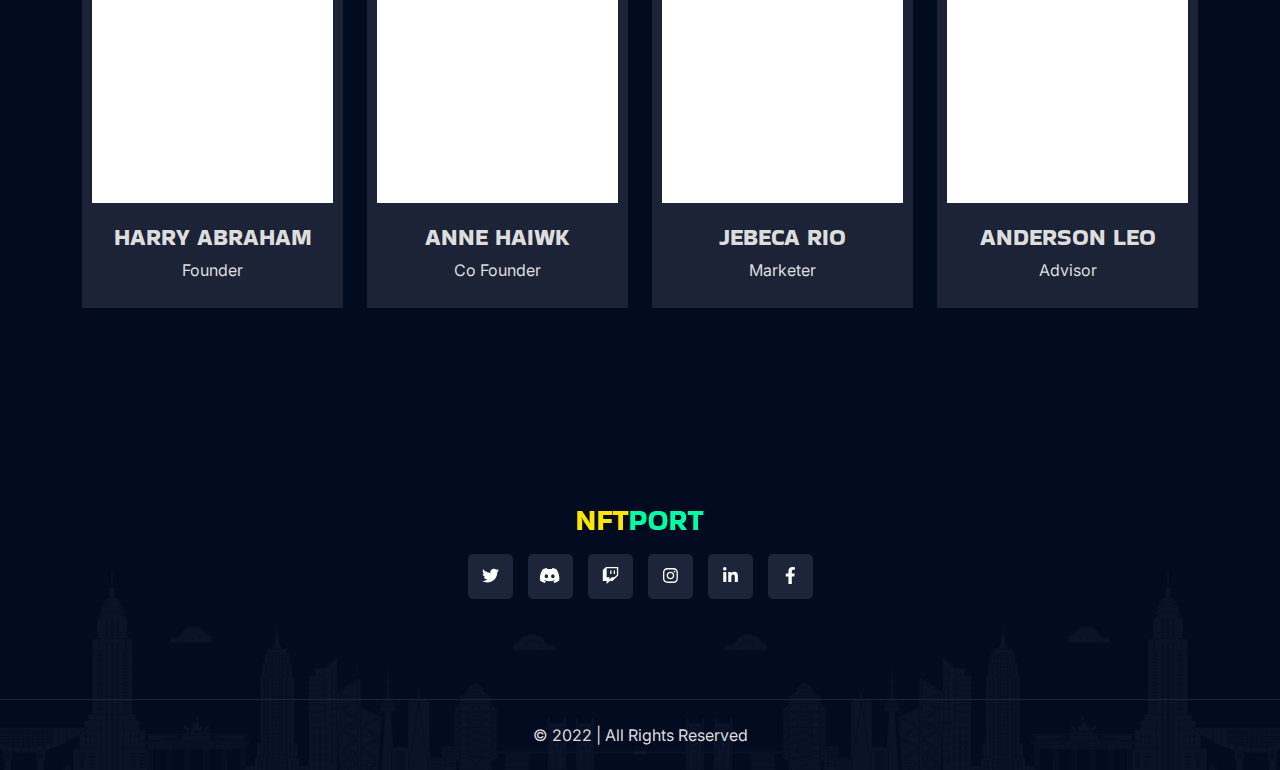
<file: secretgpt/team.html>
<!DOCTYPE html>
<html lang="en">

<head>
    <meta charset="UTF-8">
    <meta http-equiv="X-UA-Compatible" content="IE=edge">
    <meta name="viewport" content="width=device-width, initial-scale=1.0">
    <title>NFTPort- NFT landing page HTML Template</title>

    <link rel="shortcut icon" href="assets/images/favicon.png" type="image/x-icon">

    <link rel="stylesheet" href="assets/css/bootstrap.min.css">
    <link rel="stylesheet" href="assets/css/aos.css">
    <link rel="stylesheet" href="assets/css/all.min.css">
    <link rel="stylesheet" href="assets/css/lightcase.css">
    <link rel="stylesheet" href="assets/css/swiper-bundle.min.css">

    <!-- main css for template -->
    <link rel="stylesheet" href="assets/css/style.css">
</head>

<body>

    <!-- ===============>> Preloader start here <<================= -->
    <div class="preloader">
        <img src="assets/images/logo/preloader.png" alt="SuperHero">
    </div>
    <!-- ===============>> Preloader end here <<================= -->



    <!-- ========== Multipage Header Section Starts Here========== -->
    <header class="header-section">
        <div class="header-bottom">
            <div class="container">
                <div class="header-wrapper">
                    <div class="logo">
                        <a href="index.html">
                            <img src="assets/images/logo/logo.png" alt="logo">
                        </a>
                    </div>
                    <div class="menu-area">
                        <ul class="menu">
                            <li>
                                <a href="index.html#home">Home</a>
                            </li>

                            <li>
                                <a href="index.html#about">About</a>
                            </li>
                            <li>
                                <a href="index.html#team">Team</a>
                            </li>
                            <li>
                                <a href="index.html#faq">FAQ</a>
                            </li>
                            <li>
                                <a href="#0">Pages</a>
                                <ul class="submenu">
                                    <li><a href="javsascript:void();">Home</a>
                                        <ul class="submenu">
                                            <li><a href="index.html">Home 1</a></li>
                                            <li><a href="index-2.html">Home 2</a></li>
                                        </ul>
                                    </li>
                                    <li><a href="javsascript:void();">About</a>
                                        <ul class="submenu">
                                            <li><a href="about.html">About</a></li>
                                            <li><a href="roadmap.html">Roadmap</a></li>
                                            <li><a href="faq.html">FAQ</a></li>
                                            <li><a href="team.html">Team</a></li>
                                            <li><a href="team-single.html">Team Single</a></li>
                                        </ul>
                                    </li>
                                    <li><a href="javsascript:void();">Blog</a>
                                        <ul class="submenu">
                                            <li><a href="blog.html">Blog</a></li>
                                            <li><a href="blog-single.html">Blog single</a></li>
                                        </ul>
                                    </li>
                                    <li><a href="collection.html">Collection</a></li>
                                    <li><a href="contact.html">Contact</a></li>
                                    <li><a href="404.html">404 Error</a></li>
                                    <li><a href="coming-soon.html">Coming Soon</a></li>
                                </ul>
                            </li>
                        </ul>
                        <div class="header-btn">
                            <a href="#" class="default-btn default-btn--secondary">
                                <span>Join <i class="fa-brands fa-discord"></i></span>
                            </a>
                            <a href="#" class="default-btn" data-bs-toggle="modal" data-bs-target="#wallet-option">
                                <span>Connect <i class="fa-solid fa-wallet"></i></span>
                            </a>
                        </div>

                        <!-- toggle icons -->
                        <div class="header-bar d-lg-none">
                            <span></span>
                            <span></span>
                            <span></span>
                        </div>
                    </div>
                </div>
            </div>
        </div>
    </header>
    <!-- ========== Multipage Header Section Ends Here========== -->





    <!-- connect wallet modal start -->
    <div class="wallet-modal modal fade" id="wallet-option" tabindex="-1" aria-labelledby="choose-wallet"
        aria-hidden="true">
        <div class="modal-dialog">
            <div class="modal-content">
                <div class="modal-header">
                    <h5 class="modal-title" id="choose-wallet">Connect Your Wallet</h5>
                    <button type="button" class="btn-close" data-bs-dismiss="modal" aria-label="Close"></button>
                </div>
                <div class="modal-body">
                    <p>Please select a wallet to connect for <br> Start Minting your NFTs</p>
                    <ul class="wallet__list">
                        <li class="wallet__list-item"><a href="#"> <span><img src="assets/images/wallet/metamask.jpg"
                                        alt="metamask">
                                </span> </a></li>
                        <li class="wallet__list-item"><a href="#"> <span><img src="assets/images/wallet/coinbase.jpg"
                                        alt="coinbase">
                                </span> </a></li>
                        <li class="wallet__list-item"><a href="#"> <span><img src="assets/images/wallet/bsc.jpg"
                                        alt="bsc">
                                </span></a></li>
                        <li class="wallet__list-item"><a href="#"> <span><img src="assets/images/wallet/trust.jpg"
                                        alt="Trust Wallet">
                                </span></a></li>
                    </ul>
                    <p>By connecting your wallet, you agree to our Terms of Service and our Privacy Policy.</p>
                </div>
            </div>
        </div>
    </div>
    <!-- connect wallet modal end -->



    <!-- ================> Page header start here <================== -->
    <section class="page-header bg--cover" style="background-image: url(assets/images/header/bg.jpg);">
        <div class="container">
            <div class="page-header__content text-center">
                <h3 class="text-uppercase">Our Team</h3>
                <nav style="--bs-breadcrumb-divider: '-';" aria-label="breadcrumb">
                    <ol class="breadcrumb justify-content-center mb-0">
                        <li class="breadcrumb-item"><a href="index.html">Home</a></li>
                        <li class="breadcrumb-item active" aria-current="page">Team</li>
                    </ol>
                </nav>
            </div>
        </div>
    </section>
    <!-- ================> Page header end here <================== -->


    <!-- ================>Team section start here <================== -->
    <section class="team padding-top padding-bottom" style="background-image: url(assets/images/team/bg.jpg);"
        id="team">
        <div class="container">
            <div class="section-header text-center">
                <p class="subtitle">Team Member</p>
                <h2>Meet the Crew</h2>
            </div>
            <div class="team__wrapper">
                <div class="row g-4">
                    <div class="col-lg-6">
                        <div class="team__item">
                            <div class="team__item-inner">
                                <div class="team__item-thumb">
                                    <img src="assets/images/team/01.jpg" alt="Team Image">
                                </div>
                                <div class="team__item-content">
                                    <div class="team__item-author">
                                        <h4><a href="team-single.html">Harry Abraham</a> </h4>
                                        <p>Founder</p>
                                    </div>
                                    <p>Contrar info popular belief is not simp
                                        has roots info piece arei classica from
                                        looked upone info the more obsc latin
                                        cites of the word in</p>
                                    <ul class="social">
                                        <li><a href="#" class="social__link"><i class="fa-brands fa-twitter"></i></a>
                                        </li>
                                        <li><a href="#" class="social__link"><i class="fa-brands fa-facebook-f"></i></a>
                                        </li>
                                        <li><a href="#" class="social__link"><i
                                                    class="fa-brands fa-linkedin-in"></i></a>
                                        </li>
                                        <li><a href="#" class="social__link"><i class="fa-brands fa-instagram"></i></a>
                                        </li>
                                    </ul>
                                </div>
                            </div>
                            <span class="svg-shape"><svg xmlns="http://www.w3.org/2000/svg"
                                    xmlns:xlink="http://www.w3.org/1999/xlink" width="210px" height="10px">
                                    <path fill-rule="evenodd" fill-opacity="0.102" d=" M5.000,-0.001 L30.000,-0.001 L25.000,9.999 L-0.000,9.999 L5.000,-0.001
                                                                        Z" />
                                    <path fill-rule="evenodd" fill-opacity="0.302" d=" M35.000,-0.001 L60.000,-0.001 L55.000,9.999 L30.000,9.999 L35.000,-0.001
                                                                        Z" />
                                    <path fill-rule="evenodd" fill-opacity="0.502" d=" M65.000,-0.001 L90.000,-0.001 L85.000,9.999 L60.000,9.999 L65.000,-0.001
                                                                        Z" />
                                    <path fill-rule="evenodd" fill-opacity="0.702" d=" M95.000,-0.001 L120.000,-0.001 L115.000,9.999 L90.000,9.999 L95.000,-0.001
                                                                        Z" />
                                    <path fill-rule="evenodd" fill-opacity="0.8" d=" M125.000,-0.001 L150.000,-0.001 L145.000,9.999 L120.000,9.999
                                                                        L125.000,-0.001 Z" />
                                    <path fill-rule="evenodd" fill-opacity="0.902" d=" M155.000,-0.001 L180.000,-0.001 L175.000,9.999 L150.000,9.999
                                                                        L155.000,-0.001 Z" />
                                    <path fill-rule="evenodd" d=" M185.000,-0.001 L210.000,-0.001 L210.000,9.999 L180.000,9.999
                                                                        L185.000,-0.001 Z" />
                                </svg></span>
                        </div>
                    </div>
                    <div class="col-lg-6">
                        <div class="team__item">
                            <div class="team__item-inner">
                                <div class="team__item-thumb">
                                    <img src="assets/images/team/02.jpg" alt="Team Image">
                                </div>
                                <div class="team__item-content">
                                    <div class="team__item-author">
                                        <h4><a href="team-single.html">Anne Haiwk</a> </h4>
                                        <p>Co Founder</p>
                                    </div>
                                    <p>Contrar info popular belief is not simp
                                        has roots info piece arei classica from
                                        looked upone info the more obsc latin
                                        cites of the word in</p>
                                    <ul class="social">
                                        <li><a href="#" class="social__link"><i class="fa-brands fa-twitter"></i></a>
                                        </li>
                                        <li><a href="#" class="social__link"><i class="fa-brands fa-facebook-f"></i></a>
                                        </li>
                                        <li><a href="#" class="social__link"><i
                                                    class="fa-brands fa-linkedin-in"></i></a>
                                        </li>
                                        <li><a href="#" class="social__link"><i class="fa-brands fa-instagram"></i></a>
                                        </li>
                                    </ul>
                                </div>
                            </div>
                            <span class="svg-shape"><svg xmlns="http://www.w3.org/2000/svg"
                                    xmlns:xlink="http://www.w3.org/1999/xlink" width="210px" height="10px">
                                    <path fill-rule="evenodd" fill-opacity="0.102" d=" M5.000,-0.001 L30.000,-0.001 L25.000,9.999 L-0.000,9.999 L5.000,-0.001
                                                                        Z" />
                                    <path fill-rule="evenodd" fill-opacity="0.302" d=" M35.000,-0.001 L60.000,-0.001 L55.000,9.999 L30.000,9.999 L35.000,-0.001
                                                                        Z" />
                                    <path fill-rule="evenodd" fill-opacity="0.502" d=" M65.000,-0.001 L90.000,-0.001 L85.000,9.999 L60.000,9.999 L65.000,-0.001
                                                                        Z" />
                                    <path fill-rule="evenodd" fill-opacity="0.702" d=" M95.000,-0.001 L120.000,-0.001 L115.000,9.999 L90.000,9.999 L95.000,-0.001
                                                                        Z" />
                                    <path fill-rule="evenodd" fill-opacity="0.8" d=" M125.000,-0.001 L150.000,-0.001 L145.000,9.999 L120.000,9.999
                                                                        L125.000,-0.001 Z" />
                                    <path fill-rule="evenodd" fill-opacity="0.902" d=" M155.000,-0.001 L180.000,-0.001 L175.000,9.999 L150.000,9.999
                                                                        L155.000,-0.001 Z" />
                                    <path fill-rule="evenodd" d=" M185.000,-0.001 L210.000,-0.001 L210.000,9.999 L180.000,9.999
                                                                        L185.000,-0.001 Z" />
                                </svg></span>
                        </div>
                    </div>
                    <div class="col-lg-6">
                        <div class="team__item">
                            <div class="team__item-inner">
                                <div class="team__item-thumb">
                                    <img src="assets/images/team/03.jpg" alt="Team Image">
                                </div>
                                <div class="team__item-content">
                                    <div class="team__item-author">
                                        <h4><a href="team-single.html">Jebeca Rio</a> </h4>
                                        <p>Marketer</p>
                                    </div>
                                    <p>Contrar info popular belief is not simp
                                        has roots info piece arei classica from
                                        looked upone info the more obsc latin
                                        cites of the word in</p>
                                    <ul class="social">
                                        <li><a href="#" class="social__link"><i class="fa-brands fa-twitter"></i></a>
                                        </li>
                                        <li><a href="#" class="social__link"><i class="fa-brands fa-facebook-f"></i></a>
                                        </li>
                                        <li><a href="#" class="social__link"><i
                                                    class="fa-brands fa-linkedin-in"></i></a>
                                        </li>
                                        <li><a href="#" class="social__link"><i class="fa-brands fa-instagram"></i></a>
                                        </li>
                                    </ul>
                                </div>
                            </div>
                            <span class="svg-shape"><svg xmlns="http://www.w3.org/2000/svg"
                                    xmlns:xlink="http://www.w3.org/1999/xlink" width="210px" height="10px">
                                    <path fill-rule="evenodd" fill-opacity="0.102" d=" M5.000,-0.001 L30.000,-0.001 L25.000,9.999 L-0.000,9.999 L5.000,-0.001
                                                                        Z" />
                                    <path fill-rule="evenodd" fill-opacity="0.302" d=" M35.000,-0.001 L60.000,-0.001 L55.000,9.999 L30.000,9.999 L35.000,-0.001
                                                                        Z" />
                                    <path fill-rule="evenodd" fill-opacity="0.502" d=" M65.000,-0.001 L90.000,-0.001 L85.000,9.999 L60.000,9.999 L65.000,-0.001
                                                                        Z" />
                                    <path fill-rule="evenodd" fill-opacity="0.702" d=" M95.000,-0.001 L120.000,-0.001 L115.000,9.999 L90.000,9.999 L95.000,-0.001
                                                                        Z" />
                                    <path fill-rule="evenodd" fill-opacity="0.8" d=" M125.000,-0.001 L150.000,-0.001 L145.000,9.999 L120.000,9.999
                                                                        L125.000,-0.001 Z" />
                                    <path fill-rule="evenodd" fill-opacity="0.902" d=" M155.000,-0.001 L180.000,-0.001 L175.000,9.999 L150.000,9.999
                                                                        L155.000,-0.001 Z" />
                                    <path fill-rule="evenodd" d=" M185.000,-0.001 L210.000,-0.001 L210.000,9.999 L180.000,9.999
                                                                        L185.000,-0.001 Z" />
                                </svg></span>
                        </div>
                    </div>
                    <div class="col-lg-6">
                        <div class="team__item">
                            <div class="team__item-inner">
                                <div class="team__item-thumb">
                                    <img src="assets/images/team/04.jpg" alt="Team Image">
                                </div>
                                <div class="team__item-content">
                                    <div class="team__item-author">
                                        <h4><a href="team-single.html">Anderson Leo</a> </h4>
                                        <p>Advisor</p>
                                    </div>
                                    <p>Contrar info popular belief is not simp
                                        has roots info piece arei classica from
                                        looked upone info the more obsc latin
                                        cites of the word in</p>
                                    <ul class="social">
                                        <li><a href="#" class="social__link"><i class="fa-brands fa-twitter"></i></a>
                                        </li>
                                        <li><a href="#" class="social__link"><i class="fa-brands fa-facebook-f"></i></a>
                                        </li>
                                        <li><a href="#" class="social__link"><i
                                                    class="fa-brands fa-linkedin-in"></i></a>
                                        </li>
                                        <li><a href="#" class="social__link"><i class="fa-brands fa-instagram"></i></a>
                                        </li>
                                    </ul>
                                </div>
                            </div>
                            <span class="svg-shape"><svg xmlns="http://www.w3.org/2000/svg"
                                    xmlns:xlink="http://www.w3.org/1999/xlink" width="210px" height="10px">
                                    <path fill-rule="evenodd" fill-opacity="0.102" d=" M5.000,-0.001 L30.000,-0.001 L25.000,9.999 L-0.000,9.999 L5.000,-0.001
                                                                        Z" />
                                    <path fill-rule="evenodd" fill-opacity="0.302" d=" M35.000,-0.001 L60.000,-0.001 L55.000,9.999 L30.000,9.999 L35.000,-0.001
                                                                        Z" />
                                    <path fill-rule="evenodd" fill-opacity="0.502" d=" M65.000,-0.001 L90.000,-0.001 L85.000,9.999 L60.000,9.999 L65.000,-0.001
                                                                        Z" />
                                    <path fill-rule="evenodd" fill-opacity="0.702" d=" M95.000,-0.001 L120.000,-0.001 L115.000,9.999 L90.000,9.999 L95.000,-0.001
                                                                        Z" />
                                    <path fill-rule="evenodd" fill-opacity="0.8" d=" M125.000,-0.001 L150.000,-0.001 L145.000,9.999 L120.000,9.999
                                                                        L125.000,-0.001 Z" />
                                    <path fill-rule="evenodd" fill-opacity="0.902" d=" M155.000,-0.001 L180.000,-0.001 L175.000,9.999 L150.000,9.999
                                                                        L155.000,-0.001 Z" />
                                    <path fill-rule="evenodd" d=" M185.000,-0.001 L210.000,-0.001 L210.000,9.999 L180.000,9.999
                                                                        L185.000,-0.001 Z" />
                                </svg></span>
                        </div>
                    </div>
                </div>
            </div>
        </div>
    </section>
    <!-- ================>Team section end here <================== -->






    <!-- ================>Team section start here <================== -->
    <section class="team padding-top padding-bottom">
        <div class="container">
            <div class="section-header text-center">
                <p class="subtitle">Our Advisors</p>
                <h2>Meet Our backend brain</h2>
            </div>
            <div class="team__wrapper">
                <div class="row g-4">
                    <div class="col-lg-3 col-sm-6">
                        <div class="team__item team__item--style2">
                            <div class="team__item-inner">
                                <div class="team__item-thumb">
                                    <img src="assets/images/team/01.jpg" alt="Team Image">
                                </div>
                                <div class="team__item-content">
                                    <div class="team__item-author">
                                        <h4><a href="team-single.html">Harry Abraham</a> </h4>
                                        <p>Founder</p>
                                    </div>
                                </div>
                            </div>
                        </div>
                    </div>
                    <div class="col-lg-3 col-sm-6">
                        <div class="team__item team__item--style2">
                            <div class="team__item-inner">
                                <div class="team__item-thumb">
                                    <img src="assets/images/team/02.jpg" alt="Team Image">
                                </div>
                                <div class="team__item-content">
                                    <div class="team__item-author">
                                        <h4><a href="team-single.html">Anne Haiwk</a> </h4>
                                        <p>Co Founder</p>
                                    </div>
                                </div>
                            </div>
                        </div>
                    </div>
                    <div class="col-lg-3 col-sm-6">
                        <div class="team__item team__item--style2">
                            <div class="team__item-inner">
                                <div class="team__item-thumb">
                                    <img src="assets/images/team/03.jpg" alt="Team Image">
                                </div>
                                <div class="team__item-content">
                                    <div class="team__item-author">
                                        <h4><a href="team-single.html">Jebeca Rio</a> </h4>
                                        <p>Marketer</p>
                                    </div>
                                </div>
                            </div>
                        </div>
                    </div>
                    <div class="col-lg-3 col-sm-6">
                        <div class="team__item team__item--style2">
                            <div class="team__item-inner">
                                <div class="team__item-thumb">
                                    <img src="assets/images/team/04.jpg" alt="Team Image">
                                </div>
                                <div class="team__item-content">
                                    <div class="team__item-author">
                                        <h4><a href="team-single.html">Anderson Leo</a> </h4>
                                        <p>Advisor</p>
                                    </div>
                                </div>
                            </div>
                        </div>
                    </div>
                </div>
            </div>
        </div>
    </section>
    <!-- ================>Team section end here <================== -->






    <!-- ================> Footer section start here <================== -->
    <footer class="footer" style="background-image: url(assets/images/footer/bg.png);">
        <div class="footer__wrapper padding-top padding-bottom">
            <div class="container">
                <div class="footer__content text-center">
                    <a class="mb-4 d-inline-block" href="index.html"><img src="assets/images/logo/logo.png"
                            alt="Logo"></a>
                    <ul class="social justify-content-center">
                        <li class="social__item">
                            <a href="#" class="social__link"><i class="fab fa-twitter"></i></a>
                        </li>
                        <li class="social__item">
                            <a href="#" class="social__link"><i class="fab fa-discord"></i></a>
                        </li>
                        <li class="social__item">
                            <a href="#" class="social__link"><i class="fab fa-twitch"></i></a>
                        </li>
                        <li class="social__item">
                            <a href="#" class="social__link"><i class="fab fa-instagram"></i></a>
                        </li>
                        <li class="social__item">
                            <a href="#" class="social__link"><i class="fab fa-linkedin-in"></i></a>
                        </li>
                        <li class="social__item">
                            <a href="#" class="social__link"><i class="fab fa-facebook-f"></i></a>
                        </li>
                    </ul>
                </div>
            </div>
        </div>
        <div class="footer__copyright">
            <div class="container">
                <div class="text-center py-4">
                    <p class=" mb-0">© 2022 | All Rights Reserved </p>
                </div>
            </div>
        </div>
    </footer>
    <!-- ================> Footer section end here <================== -->




    <!-- vendor plugins -->
    <script src="assets/js/jquery-3.6.0.min.js"></script>
    <script src="assets/js/bootstrap.bundle.min.js"></script>
    <script src="assets/js/all.min.js"></script>
    <script src="assets/js/swiper-bundle.min.js"></script>
    <script src="assets/js/aos.js"></script>
    <script src="assets/js/lightcase.js"></script>
    <script src="assets/js/purecounter_vanilla.js"></script>
    <script src="assets/js/countdown.min.js"></script>
    <script src="assets/js/custom.js"></script>
</body>

</html>
</file>
<file: secretgpt/assets/css/style.css>
@charset "UTF-8";
/*!
Template Name: NFTPort
Template URI: https: //www.templatemonster.com/authors/codexcoder/
Author: codexcoder
Author URI: https: //www.templatemonster.com/authors/codexcoder/
Description: Description
Version: 1.0.0
Text Domain: NFTPort
Tags:nft, nftminting, nft landing page, nft offer, nft mint landing page, nft product anding page

*/
/*=====================================================================*/
/*! normalize.css v8.0.1 | MIT License | github.com/necolas/normalize.css */
/* Document
   ========================================================================== */
/**
 * 1. Correct the line height in all browsers.
 * 2. Prevent adjustments of font size after orientation changes in iOS.
 */
@import url("https://fonts.googleapis.com/css2?family=Bakbak+One&family=Inter:wght@100;200;300;400;500;600;700;800;900&display=swap");
html {
  line-height: 1.15;
  /* 1 */
  -webkit-text-size-adjust: 100%;
  /* 2 */
}

/* Sections
   ========================================================================== */
/**
 * Remove the margin in all browsers.
 */
body {
  margin: 0;
}

/**
 * Render the `main` element consistently in IE.
 */
main {
  display: block;
}

/**
 * Correct the font size and margin on `h1` elements within `section` and
 * `article` contexts in Chrome, Firefox, and Safari.
 */
h1 {
  font-size: 2em;
}

/* Grouping content
   ========================================================================== */
/**
 * 1. Add the correct box sizing in Firefox.
 * 2. Show the overflow in Edge and IE.
 */
hr {
  box-sizing: content-box;
  /* 1 */
  height: 0;
  /* 1 */
  overflow: visible;
  /* 2 */
}

/**
 * 1. Correct the inheritance and scaling of font size in all browsers.
 * 2. Correct the odd `em` font sizing in all browsers.
 */
pre {
  font-family: monospace, monospace;
  /* 1 */
  font-size: 1em;
  /* 2 */
}

/* Text-level semantics
   ========================================================================== */
/**
 * Remove the gray background on active links in IE 10.
 */
a {
  background-color: transparent;
}

/**
 * 1. Remove the bottom border in Chrome 57-
 * 2. Add the correct text decoration in Chrome, Edge, IE, Opera, and Safari.
 */
abbr[title] {
  border-bottom: none;
  /* 1 */
  text-decoration: underline;
  /* 2 */
  text-decoration: underline dotted;
  /* 2 */
}

/**
 * Add the correct font weight in Chrome, Edge, and Safari.
 */
b,
strong {
  font-weight: bolder;
}

/**
 * 1. Correct the inheritance and scaling of font size in all browsers.
 * 2. Correct the odd `em` font sizing in all browsers.
 */
code,
kbd,
samp {
  font-family: monospace, monospace;
  /* 1 */
  font-size: 1em;
  /* 2 */
}

/**
 * Add the correct font size in all browsers.
 */
small {
  font-size: 80%;
}

/**
 * Prevent `sub` and `sup` elements from affecting the line height in
 * all browsers.
 */
sub,
sup {
  font-size: 75%;
  line-height: 0;
  position: relative;
  vertical-align: baseline;
}

sub {
  bottom: -0.25em;
}

sup {
  top: -0.5em;
}

/* Embedded content
   ========================================================================== */
/**
 * Remove the border on images inside links in IE 10.
 */
img {
  border-style: none;
}

/* Forms
   ========================================================================== */
/**
 * 1. Change the font styles in all browsers.
 * 2. Remove the margin in Firefox and Safari.
 */
button,
input,
optgroup,
select,
textarea {
  font-family: inherit;
  /* 1 */
  font-size: 100%;
  /* 1 */
  line-height: 1.15;
  /* 1 */
  margin: 0;
  /* 2 */
}

/**
 * Show the overflow in IE.
 * 1. Show the overflow in Edge.
 */
button,
input {
  /* 1 */
  overflow: visible;
}

/**
 * Remove the inheritance of text transform in Edge, Firefox, and IE.
 * 1. Remove the inheritance of text transform in Firefox.
 */
button,
select {
  /* 1 */
  text-transform: none;
}

/**
 * Correct the inability to style clickable types in iOS and Safari.
 */
button,
[type=button],
[type=reset],
[type=submit] {
  -webkit-appearance: button;
}

/**
 * Remove the inner border and padding in Firefox.
 */
button::-moz-focus-inner,
[type=button]::-moz-focus-inner,
[type=reset]::-moz-focus-inner,
[type=submit]::-moz-focus-inner {
  border-style: none;
  padding: 0;
}

/**
 * Restore the focus styles unset by the previous rule.
 */
button:-moz-focusring,
[type=button]:-moz-focusring,
[type=reset]:-moz-focusring,
[type=submit]:-moz-focusring {
  outline: 1px dotted ButtonText;
}

/**
 * Correct the padding in Firefox.
 */
fieldset {
  padding: 0.35em 0.75em 0.625em;
}

/**
 * 1. Correct the text wrapping in Edge and IE.
 * 2. Correct the color inheritance from `fieldset` elements in IE.
 * 3. Remove the padding so developers are not caught out when they zero out
 *    `fieldset` elements in all browsers.
 */
legend {
  box-sizing: border-box;
  /* 1 */
  color: inherit;
  /* 2 */
  display: table;
  /* 1 */
  max-width: 100%;
  /* 1 */
  padding: 0;
  /* 3 */
  white-space: normal;
  /* 1 */
}

/**
 * Add the correct vertical alignment in Chrome, Firefox, and Opera.
 */
progress {
  vertical-align: baseline;
}

/**
 * Remove the default vertical scrollbar in IE 10+.
 */
textarea {
  overflow: auto;
}

/**
 * 1. Add the correct box sizing in IE 10.
 * 2. Remove the padding in IE 10.
 */
[type=checkbox],
[type=radio] {
  box-sizing: border-box;
  /* 1 */
  padding: 0;
  /* 2 */
}

/**
 * Correct the cursor style of increment and decrement buttons in Chrome.
 */
[type=number]::-webkit-inner-spin-button,
[type=number]::-webkit-outer-spin-button {
  height: auto;
}

/**
 * 1. Correct the odd appearance in Chrome and Safari.
 * 2. Correct the outline style in Safari.
 */
[type=search] {
  -webkit-appearance: textfield;
  /* 1 */
  outline-offset: -2px;
  /* 2 */
}

/**
 * Remove the inner padding in Chrome and Safari on macOS.
 */
[type=search]::-webkit-search-decoration {
  -webkit-appearance: none;
}

/**
 * 1. Correct the inability to style clickable types in iOS and Safari.
 * 2. Change font properties to `inherit` in Safari.
 */
::-webkit-file-upload-button {
  -webkit-appearance: button;
  /* 1 */
  font: inherit;
  /* 2 */
}

/* Interactive
   ========================================================================== */
/*
 * Add the correct display in Edge, IE 10+, and Firefox.
 */
details {
  display: block;
}

/*
 * Add the correct display in all browsers.
 */
summary {
  display: list-item;
}

/* Misc
   ========================================================================== */
/**
 * Add the correct display in IE 10+.
 */
template {
  display: none;
}

/**
 * Add the correct display in IE 10.
 */
[hidden] {
  display: none;
}

/**
 * Basic typography style for copy text
 */
body {
  color: #dddddd;
  font-size: 1rem;
  line-height: 1.4;
  font-family: "Inter", sans-serif;
  background-color: #030b21;
}

h1,
h2,
h3,
h4,
h5,
h6 {
  font-family: "Bakbak One", cursive;
  color: #fff;
  line-height: 1.2;
  font-weight: 400;
  text-transform: uppercase;
}

h1 {
  font-size: calc(1.575rem + 3.3428571429vw);
}
@media (min-width: 1400px) {
  h1 {
    font-size: 4.5rem;
  }
}

h2 {
  font-size: calc(1.425rem + 1.8vw);
}
@media (min-width: 1400px) {
  h2 {
    font-size: 3rem;
  }
}

h3 {
  font-size: calc(1.3125rem + 0.6428571429vw);
}
@media (min-width: 1400px) {
  h3 {
    font-size: 1.875rem;
  }
}

h4 {
  font-size: calc(1.275rem + 0.2571428571vw);
}
@media (min-width: 1400px) {
  h4 {
    font-size: 1.5rem;
  }
}

h5 {
  font-size: 1.25rem;
}

h6 {
  font-size: 1.125rem;
}

img {
  max-width: 100%;
  height: auto;
}

a {
  color: #dddddd;
  text-decoration: none;
}
@media not all and (pointer: coarse) {
  a:hover {
    color: #00ffa3;
  }
}

/*===== keyframes for banner img ====*/
@-webkit-keyframes santa-ride {
  0% {
    transform: translateX(0);
  }
  100% {
    transform: translateX(15%);
  }
}
@-moz-keyframes santa-ride {
  0% {
    transform: translateX(0);
  }
  100% {
    transform: translateX(15%);
  }
}
@-ms-keyframes santa-ride {
  0% {
    transform: translateX(0);
  }
  100% {
    transform: translateX(15%);
  }
}
@-o-keyframes santa-ride {
  0% {
    transform: translateX(0);
  }
  100% {
    transform: translateX(15%);
  }
}
@keyframes santa-ride {
  0% {
    transform: translateX(0);
  }
  100% {
    transform: translateX(15%);
  }
}
@-webkit-keyframes floating {
  0% {
    transform: translateY(30px);
  }
  100% {
    transform: translateY(0px);
  }
}
@-moz-keyframes floating {
  0% {
    transform: translateY(30px);
  }
  100% {
    transform: translateY(0px);
  }
}
@-ms-keyframes floating {
  0% {
    transform: translateY(30px);
  }
  100% {
    transform: translateY(0px);
  }
}
@-o-keyframes floating {
  0% {
    transform: translateY(30px);
  }
  100% {
    transform: translateY(0px);
  }
}
@keyframes floating {
  0% {
    transform: translateY(30px);
  }
  100% {
    transform: translateY(0px);
  }
}
@-webkit-keyframes rotate {
  to {
    transform: rotate(360deg);
  }
}
@-moz-keyframes rotate {
  to {
    transform: rotate(360deg);
  }
}
@-ms-keyframes rotate {
  to {
    transform: rotate(360deg);
  }
}
@-o-keyframes rotate {
  to {
    transform: rotate(360deg);
  }
}
@keyframes rotate {
  to {
    transform: rotate(360deg);
  }
}
@-webkit-keyframes zoom {
  0% {
    transform: scale(1);
  }
  100% {
    transform: scale(0.8);
  }
}
@-moz-keyframes zoom {
  0% {
    transform: scale(1);
  }
  100% {
    transform: scale(0.8);
  }
}
@-ms-keyframes zoom {
  0% {
    transform: scale(1);
  }
  100% {
    transform: scale(0.8);
  }
}
@-o-keyframes zoom {
  0% {
    transform: scale(1);
  }
  100% {
    transform: scale(0.8);
  }
}
@keyframes zoom {
  0% {
    transform: scale(1);
  }
  100% {
    transform: scale(0.8);
  }
}
@-webkit-keyframes left-right {
  0% {
    transform: translateX(30px);
  }
  100% {
    transform: translateX(0px);
  }
}
@-moz-keyframes left-right {
  0% {
    transform: translateX(30px);
  }
  100% {
    transform: translateX(0px);
  }
}
@-ms-keyframes left-right {
  0% {
    transform: translateX(30px);
  }
  100% {
    transform: translateX(0px);
  }
}
@-o-keyframes left-right {
  0% {
    transform: translateX(30px);
  }
  100% {
    transform: translateX(0px);
  }
}
@keyframes left-right {
  0% {
    transform: translateX(30px);
  }
  100% {
    transform: translateX(0px);
  }
}
@-webkit-keyframes fade {
  0% {
    opacity: 1;
  }
  100% {
    opacity: 0;
  }
}
@-moz-keyframes fade {
  0% {
    opacity: 1;
  }
  100% {
    opacity: 0;
  }
}
@-ms-keyframes fade {
  0% {
    opacity: 1;
  }
  100% {
    opacity: 0;
  }
}
@-o-keyframes fade {
  0% {
    opacity: 1;
  }
  100% {
    opacity: 0;
  }
}
@keyframes fade {
  0% {
    opacity: 1;
  }
  100% {
    opacity: 0;
  }
}
@-webkit-keyframes light {
  10%, 90% {
    opacity: 0.5;
  }
  20%, 80% {
    opacity: 0.7;
  }
  30%, 50%, 70% {
    opacity: 0.9;
  }
  40%, 60% {
    opacity: 1;
  }
}
@-moz-keyframes light {
  10%, 90% {
    opacity: 0.5;
  }
  20%, 80% {
    opacity: 0.7;
  }
  30%, 50%, 70% {
    opacity: 0.9;
  }
  40%, 60% {
    opacity: 1;
  }
}
@-ms-keyframes light {
  10%, 90% {
    opacity: 0.5;
  }
  20%, 80% {
    opacity: 0.7;
  }
  30%, 50%, 70% {
    opacity: 0.9;
  }
  40%, 60% {
    opacity: 1;
  }
}
@-o-keyframes light {
  10%, 90% {
    opacity: 0.5;
  }
  20%, 80% {
    opacity: 0.7;
  }
  30%, 50%, 70% {
    opacity: 0.9;
  }
  40%, 60% {
    opacity: 1;
  }
}
@keyframes light {
  10%, 90% {
    opacity: 0.5;
  }
  20%, 80% {
    opacity: 0.7;
  }
  30%, 50%, 70% {
    opacity: 0.9;
  }
  40%, 60% {
    opacity: 1;
  }
}
/**
 * Clear inner floats
 */
.clearfix::after {
  clear: both;
  content: "";
  display: table;
}

/**
 * Hide text while making it readable for screen readers
 * 1. Needed in WebKit-based browsers because of an implementation bug;
 *    See: https://code.google.com/p/chromium/issues/detail?id=457146
 */
.hide-text {
  overflow: hidden;
  padding: 0;
  /* 1 */
  text-indent: 101%;
  white-space: nowrap;
}

/**
 * Hide element while making it readable for screen readers
 * Shamelessly borrowed from HTML5Boilerplate:
 * https://github.com/h5bp/html5-boilerplate/blob/master/src/css/main.css#L119-L133
 */
.visually-hidden {
  border: 0;
  clip: rect(0 0 0 0);
  height: 1px;
  margin: -1px;
  overflow: hidden;
  padding: 0;
  position: absolute;
  width: 1px;
}

/*=-=-=-=-=-=====> utility classes start here <======= -=-=-=-=-=-=-=*/
.color--theme-color {
  color: #00ffa3 !important;
}
.color--secondary-color {
  color: #fee600 !important;
}

.bg--body {
  background-color: #030b21;
}
.bg--semi-body {
  background-color: rgba(3, 11, 33, 0.6);
}

.padding-top {
  padding-top: 70px;
}
@media (min-width: 992px) {
  .padding-top {
    padding-top: 100px;
  }
}

.padding-bottom {
  padding-bottom: 70px;
}
@media (min-width: 992px) {
  .padding-bottom {
    padding-bottom: 100px;
  }
}

.subtitle {
  text-transform: uppercase;
  font-weight: bold;
  color: #00ffa3;
}

/*=-=-=-=-=-=====> utility classes end here <======= -=-=-=-=-=-=-=*/
/* @@@@@@@@@@@@@  Extend Property CSS start here  @@@@@@@@@@@@@@ */
.rating, .accordion__button, .roadmap__item-header, .collection__header, .coming-soon__inner, .countdown, .error__inner, .widget.widget-info .widget-info__list-item, .widget.widget-service .widget-service__list-item a, .widget.widget-tags ul.widget-wrapper, .widget.widget-post ul.widget-wrapper li.widget-post-item, .widget.recent-product ul.widget-wrapper li.widget-post-item, .tags, .tags-area, .single-quote, .comment-respond .add-comment .comment-form, .comments .comment-list .comment .com-content .com-title, .authors, .blog__content-bottom, .social, .btn-group, .wallet-modal .wallet__list-item a, .wallet-modal .wallet__list, .menu, .header-wrapper .menu-area .header-btn, .header-wrapper .menu-area, .header-wrapper {
  display: flex;
  flex-wrap: wrap;
}

.sale__brand_wrap, .sale__wrapper, .accordion__button .plus-icon, .team__item, .roadmap__item, .roadmap__wrapper, .collection__btn, .collection__header, .single-quote, .post-item-2 .post-inner .post-content .meta-post p span, .post-item-2 .post-inner .post-content .qute-content blockquote, .post-item-2 .post-inner .post-content .more-com .text-btn, .post-item-2 .post-inner .post-thumb, .post-item-2 .post-inner .post-thumb-container, .blog__meta-comment, .counter--uplifted, .default-btn, .contact .form, .banner__video-inner, .banner__thumb, .banner__content, .banner, .wallet-modal .modal-header, .menu-item-has-children > a, .header-bar {
  position: relative;
}

.accordion__button .plus-icon:before, .accordion__button .plus-icon:after, .team__item:after, .team__item .svg-shape svg, .roadmap__item:after, .roadmap__item .svg-shape svg, .collection__btn:before, .collection__header:before, .post-item-2 .post-inner .post-content .meta-post p span::after, .post-item-2 .post-inner .post-content .qute-content blockquote::after, .post-item-2 .post-inner .post-content .qute-content blockquote::before, .post-item-2 .post-inner .post-content .more-com .text-btn i, .post-item-2 .post-inner .post-thumb .meta-date, .post-item-2 .post-inner .post-thumb .play-btn, .post-item-2 .post-inner .post-thumb-container .thumb-nav, .banner__video-inner span, .banner__video, .banner__thumb .banner-shape, .wallet-modal .modal-header .btn-close, .menu-item-has-children > a::before, .menu-item-has-children > a::after, .header-bar span {
  position: absolute;
  content: "";
}

.sale__thumb, .artist, .accordion__item, .team__item-thumb, .team, .roadmap__wrapper, .roadmap, .collection, .coming-soon, .error, .widget.widget-post ul.widget-wrapper li .post-thumb, .widget.recent-product ul.widget-wrapper li .post-thumb, .comments .comment-list .comment .com-content, .comments .comment-list .comment .com-thumb, .authors .author-thumb, .post-item-2 .post-inner .post-thumb, .post-item-2 .post-inner .post-thumb-container, .blog__thumb, .about, .default-btn, .banner__thumb-item, .banner__thumb-slider-1, .banner__thumb-slider-3, .banner__thumb-slider-2, .banner, .wallet-modal .wallet__list-item a span, .widget.widget-post ul.widget-wrapper li .post-content h6, .widget.recent-product ul.widget-wrapper li .post-content h6, .post-item-2 .post-inner .post-content a h3, .post-item-2 .post-inner .post-content h2, .blog__content > p {
  overflow: hidden;
}

.header-bar {
  cursor: pointer;
}

.accordion__button, .team__item--style2 .team__item-content, .team__item--style2 .team__item-thumb, .team__item-thumb img, .widget.widget-author .widget-author__thumb img, .widget.widget-info .widget-info__thumb img, .widget.widget-brochure .widget-brochure__thumb img, .single-quote .quotes, .blog__thumb img, .map__wrapper iframe, .contact .form input,
.contact .form textarea, .banner__thumb-item img, .header-bar span, .header-section {
  width: 100%;
}

.team__item-thumb img, .collection__btn, .coming-soon__thumb img, .coming-soon__thumb, .error__thumb img, .error__thumb {
  height: 100%;
}

.single-quote span {
  font-weight: 400;
}

.rating, .coming-soon__inner, .error__inner, .wallet-modal .wallet__list-item a, .wallet-modal .modal-header {
  justify-content: center;
}

.accordion__button, .roadmap__item-header, .comment-respond .add-comment .comment-form, .comments .comment-list .comment .com-content .com-title, .blog__content-bottom, .wallet-modal .wallet__list, .header-wrapper {
  justify-content: space-between;
}

.rating, .roadmap__item-header, .collection__header, .widget.widget-info .widget-info__list-item, .widget.widget-service .widget-service__list-item a, .widget.widget-post ul.widget-wrapper li.widget-post-item, .widget.recent-product ul.widget-wrapper li.widget-post-item, .comments .comment-list .comment .com-content .com-title, .blog__content-bottom, .social, .btn-group, .wallet-modal .wallet__list, .header-wrapper .menu-area .header-btn, .header-wrapper .menu-area, .header-wrapper {
  align-items: center;
}

.header-wrapper .logo a {
  display: block;
}

.widget.widget-tags ul.widget-wrapper li a, .tags li a, .comments .comment-list .comment .com-content .com-title .com-title-meta span, .article-pagination .prev-article a,
.article-pagination .next-article a, .post-item-2 .post-inner .post-thumb .play-btn, .blog__meta-tag, .default-btn, .social__link, .wallet-modal .wallet__list-item a span, .header-bar span {
  display: inline-block;
}

/* @@@@@@@@@@@@@  Extend Property CSS Writing Now  @@@@@@@@@@@@@@ */
.widget.widget-post ul.widget-wrapper li .post-content h6, .widget.recent-product ul.widget-wrapper li .post-content h6, .post-item-2 .post-inner .post-content a h3, .post-item-2 .post-inner .post-content h2, .blog__content > p {
  display: -webkit-box;
  -webkit-line-clamp: 2;
  -webkit-box-orient: vertical;
  text-overflow: ellipsis;
}

/* @@@@@@@@@@@@@  Extend Property CSS Writing Now  @@@@@@@@@@@@@@ */
.sale__brand_item, .sale__thumb, .team__item--style2 .team__item-inner, .coming-soon__content, .countdown__item, .error__content, .post-item-2 .post-inner .post-thumb .play-btn, .about__thumb, .counter__item-content, .social__link, .info__item, .section-header, .wallet-modal .wallet__list-item a span, .wallet-modal .wallet__list-item a, .wallet-modal .modal-content {
  text-align: center;
}

.sale .section-header, .accordion__button {
  text-align: left;
}

.rating, .social, ul,
ol {
  list-style: none;
}

/* @@@@@@@@@@@@@  Extend Property Margin 10 - 30 CSS Writing Now  @@@@@@@@@@@@@@ */
.banner__thumb-slider-1, .banner__thumb-slider-3, .banner__thumb-slider-2 {
  margin: 0;
}

.roadmap__item-content p, .roadmap__item-header h4,
.roadmap__item-header p, .collection__header-content p, .countdown__text, .widget.widget-project .widget-project__list-item h6, .widget.widget-info .widget-info__list-content h6, .widget.widget-service .widget-service__list-item p, .widget .widget__header h5, .counter__item-content p, .social, .info__item-content p, .menu {
  margin-bottom: 0;
}

.widget.widget-info .widget-info__list-content p, .comments .comment-list .comment .com-content .com-title .com-title-meta span, .subtitle {
  margin-bottom: 5px;
}

.sale .section-header, .widget.widget-project .widget-project__list-item p, .comments .comment-list .comment .com-content .com-title, .authors .author-content h4,
.authors .author-content p, .article-pagination .prev-article a,
.article-pagination .next-article a, .blog__meta-tag, .footer__content h3 {
  margin-bottom: 10px;
}

.roadmap__item-header, .collection__header-content h2, .comments .comment-list .comment .com-thumb, .post-item-2 .post-inner .post-content h2, .blog__content-top h4, .blog__thumb, .mint-step h3, .about__content h2, .section-header h2 {
  margin-bottom: 15px;
}

.coming-soon__content h2, .blog__content-top, .footer__content p, .contact .form input, .banner__content h1 {
  margin-bottom: 20px;
}

.widget.widget-brochure .widget-brochure__thumb {
  margin-bottom: 25px;
}

.sale__content > p, .team__item-thumb, .collection__header, .coming-soon__content .countdown, .widget.widget-author .widget-author__thumb, .mint-step__list, .info__item-icon {
  margin-bottom: 30px;
}

.coming-soon__content > p, .contact .form textarea {
  margin-bottom: 40px;
}

.banner__content p {
  margin-bottom: 45px;
}

.banner__content {
  margin-bottom: 50px;
}

.single-quote span, .blog__content .default-btn, .form-message {
  margin-top: 10px;
}

.blog__content-bottom {
  margin-top: 20px;
}

.collection__btn, .comment-respond, .comments, .mint-step__list {
  margin-top: 30px;
}

.mint-step {
  margin-top: 40px;
}

.header-bar {
  margin-left: 30px;
}

.comments .comment-list .comment .com-content .com-title .reply .comment-reply-link svg, .comments .comment-list .comment .com-content .com-title .com-title-meta a, .default-btn span svg,
.default-btn span img {
  margin-right: 5px;
}

.comments .comment-list .comment .com-thumb {
  margin-right: 15px;
}

/* @@@@@@@@@@@@@  Extend Property padding 10 - 30 CSS Writing Now  @@@@@@@@@@@@@@ */
.team__item--style2 .team__item-content {
  padding: 0;
}

.banner__video-inner > svg {
  padding: 5px;
}

.team__item--style2 .team__item-inner, .wallet-modal .wallet__list-item a {
  padding: 10px;
}

.team__item-inner, .widget .widget__header {
  padding: 20px;
}

.widget.widget-brochure .widget-brochure__inner {
  padding: 25px;
}

.widget.widget-author .widget-author__inner, .single-quote, .comment-respond .add-comment, .comment-respond h4, .comments .comment-list .com-item, .comments .comment-title, .info__item {
  padding: 30px;
}

.comments .comment-list .com-item {
  padding-bottom: 0;
}

.comments .comment-list .comment .com-content {
  padding-bottom: 20px;
}

.rating, .social, ul,
ol {
  padding-left: 0;
}

/*================***Mutlipage  Header Section Start Here     ***===================*/
.header-section {
  background: #030b21;
  z-index: 999;
  position: absolute;
}
@media (min-width: 992px) {
  .header-section {
    position: initial;
  }
}
@media (min-width: 992px) {
  .header-section.header--fixed {
    position: fixed;
    width: 100%;
    top: 0;
    left: 0;
    animation: fadeInDown 0.5s;
    -webkit-animation: fadeInDown 0.5s;
    -moz-animation: fadeInDown 0.5s;
    border-bottom: 1px solid rgba(0, 255, 163, 0.05);
    z-index: 999;
  }
  .header-section.header--fixed .header-bottom {
    background: #1d253b;
    backdrop-filter: blur(20px);
    -webkit-backdrop-filter: blur(20px);
  }
}

.header-wrapper {
  padding: 23px 0;
}
@media (min-width: 576px) {
  .header-wrapper {
    position: relative;
  }
}
.header-wrapper .logo a img {
  max-width: 100%;
}
@media (max-width: 575px) {
  .header-wrapper .logo {
    width: 160px;
  }
}
@media (max-width: 1199px) and (min-width: 992px) {
  .header-wrapper .logo {
    width: 200px;
  }
}
.header-wrapper .menu-area .header-btn {
  column-gap: 20px;
}
@media (max-width: 767px) {
  .header-wrapper .menu-area .header-btn {
    display: none;
  }
}

@media (min-width: 992px) {
  .menu {
    margin-right: 30px;
  }
}
.menu > li > a {
  color: #fff;
  font-size: 16px;
  padding: 15px 22px;
  text-transform: uppercase;
  font-family: "Bakbak One", cursive;
  font-weight: 400;
}
.menu > li > a i {
  margin-right: 5px;
}
.menu > li > a:after {
  right: 10px;
}
.menu > li > a::before {
  right: 14px;
}
@media (min-width: 992px) {
  .menu > li > a:after {
    right: -4px;
  }
  .menu > li > a::before {
    right: 0;
  }
}
@media (min-width: 1200px) {
  .menu > li > a:after {
    right: 4px;
  }
  .menu > li > a::before {
    right: 8px;
  }
}
@media (min-width: 992px) {
  .menu li {
    position: relative;
  }
  .menu li .submenu {
    position: absolute;
    top: calc(100%);
    left: 0;
    -webkit-transition: all ease 0.3s;
    -moz-transition: all ease 0.3s;
    transition: all ease 0.3s;
    z-index: 9;
    background: #1d253b;
    width: 220px;
    padding: 0;
    -webkit-transform: translateY(35px);
    -ms-transform: translateY(35px);
    transform: translateY(35px);
    opacity: 0;
    visibility: hidden;
    box-shadow: 0 0 10px rgba(0, 0, 0, 0.18);
  }
  .menu li .submenu li {
    padding: 0;
  }
  .menu li .submenu li a {
    padding: 10px 20px;
    text-transform: uppercase;
    font-family: "Bakbak One", cursive;
    display: flex;
    align-items: center;
    justify-content: space-between;
    font-size: 14px;
    color: #fff;
    border-bottom: 1px solid rgba(0, 255, 163, 0.05);
  }
  .menu li .submenu li a:hover, .menu li .submenu li a.active {
    background: #00ffa3;
    padding-left: 22px;
    color: #000000;
  }
  .menu li .submenu li a:hover:after, .menu li .submenu li a:hover:before, .menu li .submenu li a.active:after, .menu li .submenu li a.active:before {
    background: #000000;
  }
  .menu li .submenu li:last-child a {
    border-bottom: none;
  }
  .menu li .submenu li .submenu {
    left: 100%;
    top: 0;
  }
  .menu li:hover > .submenu {
    -webkit-transform: translateY(15px);
    -ms-transform: translateY(15px);
    transform: translateY(15px);
    opacity: 1;
    visibility: visible;
  }
}
@media (min-width: 992px) and (max-width: 1199px) {
  .menu li a {
    padding: 10px 12px;
  }
}
@media (max-width: 991px) {
  .menu {
    width: 100%;
    position: absolute;
    top: 100%;
    left: 0;
    overflow: auto;
    max-height: 400px;
    -webkit-transition: all ease 0.3s;
    -moz-transition: all ease 0.3s;
    transition: all ease 0.3s;
    -webkit-transform: scaleY(0);
    -ms-transform: scaleY(0);
    transform: scaleY(0);
    transform-origin: top;
    background: rgba(29, 37, 59, 0.99);
    -webkit-backdrop-filter: blur(20px);
  }
  .menu li {
    width: 100%;
    padding: 0;
  }
  .menu li a {
    display: block;
    padding: 10px 25px;
    font-size: 15px;
    text-transform: capitalize;
    border-top: 1px solid rgba(255, 255, 255, 0.1);
    color: #fff;
  }
  .menu li a:hover {
    background: rgba(29, 37, 59, 0.6);
  }
  .menu li .submenu {
    padding-left: 20px;
    display: none;
  }
  .menu li .submenu li {
    width: 100%;
  }
  .menu li .submenu li a {
    font-size: 14px;
    display: flex;
    justify-content: space-between;
  }
  .menu.active {
    -webkit-transform: scaleY(1);
    -ms-transform: scaleY(1);
    transform: scaleY(1);
  }
}

.header-bar {
  width: 25px;
  height: 20px;
}
.header-bar span {
  height: 3px;
  -webkit-transition: all 0.3s ease;
  -moz-transition: all 0.3s ease;
  -ms-transition: all 0.3s ease;
  -o-transition: all 0.3s ease;
  transition: all 0.3s ease;
  background-color: #fff;
  left: 0;
}
.header-bar span:first-child {
  top: 0;
}
.header-bar span:nth-child(2) {
  top: 52%;
  transform: translateY(-65%);
}
.header-bar span:last-child {
  bottom: 0;
}
.header-bar.active span:first-child {
  -webkit-transform: rotate(45deg) translate(3px, 9px);
  -moz-transform: rotate(45deg) translate(3px, 9px);
  -ms-transform: rotate(45deg) translate(3px, 9px);
  -o-transform: rotate(45deg) translate(3px, 9px);
  transform: rotate(45deg) translate(3px, 9px);
}
.header-bar.active span:nth-child(2) {
  opacity: 0;
}
.header-bar.active span:last-child {
  -webkit-transform: rotate(-45deg) translate(3px, -9px);
  -moz-transform: rotate(-45deg) translate(3px, -9px);
  -ms-transform: rotate(-45deg) translate(3px, -9px);
  -o-transform: rotate(-45deg) translate(3px, -9px);
  transform: rotate(-45deg) translate(3px, -9px);
}
@media (max-width: 575px) {
  .header-bar {
    width: 15px;
    height: 16px;
    margin-right: 20px;
  }
  .header-bar span {
    height: 2px;
    width: 20px;
  }
  .header-bar.active span:first-child {
    -webkit-transform: rotate(45deg) translate(4px, 6px);
    -moz-transform: rotate(45deg) translate(4px, 6px);
    -ms-transform: rotate(45deg) translate(4px, 6px);
    -o-transform: rotate(45deg) translate(4px, 6px);
    transform: rotate(45deg) translate(4px, 6px);
  }
  .header-bar.active span:nth-child(2) {
    opacity: 0;
  }
  .header-bar.active span:last-child {
    -webkit-transform: rotate(-45deg) translate(4px, -6px);
    -moz-transform: rotate(-45deg) translate(4px, -6px);
    -ms-transform: rotate(-45deg) translate(4px, -6px);
    -o-transform: rotate(-45deg) translate(4px, -6px);
    transform: rotate(-45deg) translate(4px, -6px);
  }
}

.menu-item-has-children > a::after {
  top: 50%;
  transform: translateY(-50%);
  right: 25px;
  width: 10px;
  height: 2px;
  background-color: #fff;
}
.menu-item-has-children > a::before {
  top: 50%;
  transform: translateY(-50%);
  right: 29px;
  width: 2px;
  height: 10px;
  background-color: #fff;
  -webkit-transition: all 0.3s ease;
  -moz-transition: all 0.3s ease;
  -ms-transition: all 0.3s ease;
  -o-transition: all 0.3s ease;
  transition: all 0.3s ease;
}
@media (min-width: 992px) {
  .menu-item-has-children > a::after {
    position: absolute;
    top: 50%;
    transform: translateY(-50%);
    right: 11px;
    width: 10px;
    height: 2px;
    background-color: #fff;
  }
  .menu-item-has-children > a::before {
    position: absolute;
    top: 50%;
    transform: translateY(-50%);
    right: 15px;
    width: 2px;
    height: 10px;
    background-color: #fff;
    -webkit-transition: all 0.3s ease;
    -moz-transition: all 0.3s ease;
    -ms-transition: all 0.3s ease;
    -o-transition: all 0.3s ease;
    transition: all 0.3s ease;
  }
}
.menu-item-has-children:hover > a:before {
  transform: rotate(90deg);
  opacity: 0;
}
.menu-item-has-children.open > a:before {
  transform: rotate(90deg);
  opacity: 0;
}

/*================*** Multipage Header Section End Here     ***===================*/
/*============= wallet modal start=============*/
.wallet-modal {
  background-color: rgba(3, 11, 33, 0.8);
}
.wallet-modal .modal-content {
  background-color: #1d253b;
}
.wallet-modal .modal-header {
  border-bottom: 1px solid rgba(0, 255, 163, 0.3);
}
.wallet-modal .modal-header h5 {
  color: #00ffa3;
}
.wallet-modal .modal-header .btn-close {
  top: 0;
  right: 0;
  background-color: #00ffa3;
}
.wallet-modal .modal-body > p:first-child {
  font-size: 1.125rem;
  color: #fff;
}
.wallet-modal .wallet__list {
  margin-block: 30px;
}
.wallet-modal .wallet__list-item a {
  -webkit-transition: all 0.3s ease;
  -moz-transition: all 0.3s ease;
  -ms-transition: all 0.3s ease;
  -o-transition: all 0.3s ease;
  transition: all 0.3s ease;
  flex-direction: column;
  border: 1px solid rgba(0, 255, 163, 0.1);
  border-radius: 5px;
}
.wallet-modal .wallet__list-item a span {
  width: 80px;
  height: 80px;
  border-radius: 5px;
}
.wallet-modal .wallet__list-item:hover a {
  border-color: #00ffa3;
}

/*============= wallet modal end=============*/
/*=-=-=-======< Section header start here >==========-=-=-=-*/
.section-header {
  margin-bottom: 40px;
}
@media (min-width: 992px) {
  .section-header {
    margin-bottom: 60px;
  }
}
/*=-=-=-======< Section header end here >==========-=-=-=-*/
/*=-=-=-======< Page header start here >==========-=-=-=-*/
.page-header {
  padding-block: 70px;
  background-size: cover;
  background-position: center;
}
@media (min-width: 992px) {
  .page-header {
    padding-block: 100px;
  }
}
@media (min-width: 1400px) {
  .page-header {
    padding-block: 120px;
  }
}
.page-header .breadcrumb-item:before, .page-header .breadcrumb-item.active {
  color: #fff;
}

/*=-=-=-======< Page header end here >==========-=-=-=-*/
.banner {
  background-repeat: no-repeat;
  background-size: cover;
  background-position: center;
  padding-block: 160px;
}
@media (min-width: 768px) {
  .banner {
    padding-block-start: 230px;
    padding-block-end: 200px;
  }
}
@media (min-width: 992px) {
  .banner {
    padding-block: 180px;
  }
}
@media (min-width: 1400px) {
  .banner {
    padding-block: 225px;
  }
}
.banner--2 {
  padding-block-start: 160px;
  padding-block-end: 90px;
}
@media (min-width: 768px) {
  .banner--2 {
    padding-block-start: 200px;
    padding-block-end: 90px;
  }
}
@media (min-width: 992px) {
  .banner--2 {
    padding-block: 100px;
  }
}
.banner__content {
  z-index: 1;
}
@media (min-width: 992px) {
  .banner__content {
    margin-bottom: 0;
  }
}
.banner__content h1 {
  text-transform: uppercase;
}
@media (min-width: 992px) and (max-width: 1399px) {
  .banner__content h1 {
    font-size: calc(1.53125rem + 2.8928571429vw);
  }
}
@media (min-width: 992px) and (max-width: 1399px) and (min-width: 1400px) {
  .banner__content h1 {
    font-size: 4.0625rem;
  }
}
@media (min-width: 1400px) {
  .banner__content h1 {
    max-inline-size: 90%;
  }
}
.banner__content h1,
.banner__content p {
  color: #fff;
}
.banner__content p {
  font-size: 1.125rem;
  font-family: "Bakbak One", cursive;
  line-height: 1.65;
  max-inline-size: 42ch;
}
.banner__thumb {
  gap: 10px;
}
.banner__thumb .banner-shape {
  -webkit-transform: translateX(-50%);
  -moz-transform: translateX(-50%);
  -ms-transform: translateX(-50%);
  -o-transform: translateX(-50%);
  transform: translateX(-50%);
  top: -40px;
  left: 45%;
  animation: zoom 3s linear infinite alternate;
}
.banner__thumb-slider-2 {
  height: 350px;
}
@media (min-width: 576px) {
  .banner__thumb-slider-2 {
    height: 520px;
  }
}
@media (min-width: 768px) {
  .banner__thumb-slider-2 {
    height: 630px;
  }
}
@media (min-width: 992px) {
  .banner__thumb-slider-2 {
    height: 450px;
  }
}
@media (min-width: 1200px) {
  .banner__thumb-slider-2 {
    height: 540px;
  }
}
@media (min-width: 1400px) {
  .banner__thumb-slider-2 {
    height: 620px;
  }
}
.banner__thumb-slider-1, .banner__thumb-slider-3 {
  height: 230px;
}
@media (min-width: 576px) {
  .banner__thumb-slider-1, .banner__thumb-slider-3 {
    height: 345px;
  }
}
@media (min-width: 768px) {
  .banner__thumb-slider-1, .banner__thumb-slider-3 {
    height: 420px;
  }
}
@media (min-width: 992px) {
  .banner__thumb-slider-1, .banner__thumb-slider-3 {
    height: 300px;
  }
}
@media (min-width: 1200px) {
  .banner__thumb-slider-1, .banner__thumb-slider-3 {
    height: 350px;
  }
}
@media (min-width: 1400px) {
  .banner__thumb-slider-1, .banner__thumb-slider-3 {
    height: 410px;
  }
}
.banner__video {
  left: -10px;
  top: -30px;
}
@media (min-width: 768px) {
  .banner__video {
    left: -20px;
    top: -50px;
  }
}
.banner__video-inner {
  border: 5px solid #030b21;
  border-radius: 50%;
}
.banner__video-inner > svg {
  width: 70px;
  height: 70px;
  background-color: #fee600;
  border-radius: 50%;
  animation: rotate 6s linear infinite normal;
}
@media (min-width: 768px) {
  .banner__video-inner > svg {
    width: 90px;
    height: 90px;
  }
}
@media (min-width: 1400px) {
  .banner__video-inner > svg {
    width: 110px;
    height: 110px;
  }
}
.banner__video-inner > svg text {
  font-size: 0.625rem;
  text-transform: uppercase;
  font-weight: 700;
}
.banner__video-inner span {
  -webkit-transform: translate(-50%, -50%);
  -moz-transform: translate(-50%, -50%);
  -ms-transform: translate(-50%, -50%);
  -o-transform: translate(-50%, -50%);
  transform: translate(-50%, -50%);
  top: 50%;
  left: 50%;
}
.banner__video-inner span svg {
  color: #000000;
  font-size: 1.25rem;
}
.banner__video:hover .banner__video-inner > svg {
  animation-play-state: paused;
}

.btn-group {
  gap: 25px;
}

@media (min-width: 992px) {
  .bg-attach--fixed {
    background-attachment: fixed;
  }
}

.bg--home2 {
  position: fixed;
  background-image: url(../images/bg.jpg);
  background-size: cover;
  background-repeat: no-repeat;
  background-position: center;
  width: 100%;
  height: 100vh;
  top: 0;
  left: 0;
  z-index: -1;
}

.contact {
  background-color: #1d253b;
}
.contact .form {
  z-index: 1;
}
.contact .form input,
.contact .form textarea {
  -webkit-border: 1px solid transparent;
  -moz-border: 1px solid transparent;
  -ms-border: 1px solid transparent;
  -o-border: 1px solid transparent;
  border: 1px solid transparent;
  -webkit-border-radius: 2px;
  -moz-border-radius: 2px;
  -ms-border-radius: 2px;
  -o-border-radius: 2px;
  border-radius: 2px;
  background-color: #030b21;
  color: #fff;
  padding: 20px 30px;
}
.contact .form input::placeholder,
.contact .form textarea::placeholder {
  color: #fff;
}
.contact .form input:focus-within,
.contact .form textarea:focus-within {
  outline: none;
  border-color: rgba(0, 255, 163, 0.8);
}
.contact .form textarea {
  min-height: 250px;
}
.contact .form .default-btn {
  border: none;
}

.form-message {
  color: #22ce55;
}
.form-message.problem {
  color: #f44343;
}

.info__item {
  background-color: #1d253b;
}
.map__wrapper iframe {
  min-height: 300px;
  margin-bottom: -5px;
}

.footer {
  background-repeat: no-repeat;
  background-size: cover;
  background-position: center;
}
.footer__content p {
  font-size: 1.125rem;
  color: #fff;
}
.footer__copyright {
  border-top: 1px solid #1d253b;
}

.social {
  gap: 15px;
}
.social__link {
  width: 45px;
  height: 45px;
  -webkit-transition: background-color 0.2s linear;
  -moz-transition: background-color 0.2s linear;
  -ms-transition: background-color 0.2s linear;
  -o-transition: background-color 0.2s linear;
  transition: background-color 0.2s linear;
  line-height: 45px;
  border-radius: 5px;
  background-color: #1d253b;
}
.social__link svg {
  color: #fff;
  font-size: 1.0625rem;
}
@media not all and (pointer: coarse) {
  .social__link:hover {
    background-color: #00ffa3;
  }
  .social__link:hover svg {
    color: #000000;
  }
}

.default-btn {
  font-size: 0.875rem;
  text-decoration: none;
  font-family: "Bakbak One", cursive;
  color: #000000;
  padding: 0 1.7rem;
  line-height: 50px;
  transform-origin: right;
  transition: all 0.3s ease;
  background: #00ffa3;
  font-weight: bold;
  text-transform: uppercase;
  font-weight: 400;
}
@media (min-width: 768px) {
  .default-btn {
    padding: 0 2.25rem;
    line-height: 56px;
  }
}
.default-btn span {
  position: inherit;
  z-index: 1;
}
.default-btn--small {
  line-height: 46px;
  padding: 0 1.25rem;
}
.default-btn--secondary {
  background-color: #fee600;
}
.default-btn--secondary:hover {
  background-color: #00ffa3;
}
.default-btn.move-right:before {
  content: "";
  position: absolute;
  top: 0;
  left: 0;
  width: 100%;
  height: 100%;
  background: #00ffa3;
  transition: transform 0.5s;
  transform-origin: right;
  transform: scaleX(0);
  z-index: 0;
}
.default-btn.move-right:hover:before {
  transform: scaleX(1);
  transform-origin: left;
  transition: transform 0.5s;
}
.default-btn.move-left:before {
  content: "";
  position: absolute;
  top: 0;
  left: 0;
  width: 100%;
  height: 100%;
  background: #00ffa3;
  transition: transform 0.5s;
  transform-origin: left;
  transform: scaleX(0);
  z-index: 0;
}
.default-btn.move-left:hover:before {
  transform: scaleX(1);
  transform-origin: right;
  transition: transform 0.5s;
}
.default-btn.move-bottom:before {
  content: "";
  position: absolute;
  top: 0;
  left: 0;
  width: 100%;
  height: 100%;
  background: #00ffa3;
  transition: transform 0.5s;
  transform-origin: bottom;
  transform: scaleY(0);
  z-index: 0;
}
.default-btn.move-bottom:hover:before {
  transform: scaleY(1);
  transform-origin: top;
  transition: transform 0.5s;
}
.default-btn.move-top:before {
  content: "";
  position: absolute;
  top: 0;
  left: 0;
  width: 100%;
  height: 100%;
  background: #00ffa3;
  transition: transform 0.5s;
  transform-origin: top;
  transform: scaleY(0);
  z-index: 0;
}
.default-btn.move-top:hover:before {
  transform: scaleY(1);
  transform-origin: bottom;
  transition: transform 0.5s;
}
.default-btn:hover {
  color: #000000;
  transform: translateY(-3px);
  background-color: #fee600;
}
.default-btn-active {
  background-color: #00ffa3;
  border-color: #00ffa3;
}

.text-btn {
  font-weight: 700;
  text-transform: uppercase;
}

.preloader {
  position: fixed;
  top: 0;
  left: 0;
  width: 100%;
  height: 100%;
  display: grid;
  place-items: center;
  background-color: #000000;
  z-index: 99999;
}
.preloader img {
  -webkit-animation: floating 1s cubic-bezier(0.4, -0.35, 0.01, 1.08) infinite alternate;
  -moz-animation: floating 1s cubic-bezier(0.4, -0.35, 0.01, 1.08) infinite alternate;
  -ms-animation: floating 1s cubic-bezier(0.4, -0.35, 0.01, 1.08) infinite alternate;
  -o-animation: floating 1s cubic-bezier(0.4, -0.35, 0.01, 1.08) infinite alternate;
  animation: floating 1s cubic-bezier(0.4, -0.35, 0.01, 1.08) infinite alternate;
}

.counter--uplifted {
  z-index: 1;
  margin-top: -80px;
}
.counter__item {
  background-color: #000000;
  padding-block: 40px;
}
.counter__item-content h2 {
  color: #00ffa3;
  margin-top: -10px;
}
.counter__item-content p {
  color: #fff;
  text-transform: uppercase;
  font-weight: 700;
}

.mint-step__list {
  column-count: 2;
  column-gap: 30px;
}
.mint-step__list-item {
  font-size: 1.125rem;
  text-transform: capitalize;
  font-family: "Bakbak One", cursive;
  font-weight: 700;
  border-top: 1px solid #1d253b;
  padding-block: 1rem;
}

.blog__item {
  background-color: #1d253b;
}
.blog__item:hover .blog__thumb img {
  -webkit-transform: scale(1.09);
  -moz-transform: scale(1.09);
  -ms-transform: scale(1.09);
  -o-transform: scale(1.09);
  transform: scale(1.09);
}
.blog__item--style2 {
  background-color: rgba(0, 0, 0, 0.2);
}
.blog__thumb img {
  -webkit-transition: all 0.3s ease;
  -moz-transition: all 0.3s ease;
  -ms-transition: all 0.3s ease;
  -o-transition: all 0.3s ease;
  transition: all 0.3s ease;
}
.blog__content {
  padding-inline: 30px;
  padding-block-end: 20px;
  padding-block-start: 15px;
}
.blog__content-top h4 a {
  color: #fff;
}
.blog__content-top h4:hover a {
  color: #00ffa3;
}
.blog__content-bottom {
  border-top: 1px solid rgba(255, 255, 255, 0.1);
  padding-block-start: 1rem;
}
.blog__meta {
  gap: 30px;
}
.blog__meta-tag {
  font-size: 1.125rem;
  color: #00ffa3;
  font-weight: 700;
  text-transform: uppercase;
}
.blog__meta-comment {
  color: #dddddd;
}
.blog__meta-comment span {
  width: 16px;
  height: 16px;
  font-size: 0.75rem;
  font-weight: 500;
  display: inline-grid;
  place-items: center;
  background-color: #00ffa3 !important;
  color: #000000;
}

.post-item-2 {
  background: #1d253b;
  filter: drop-shadow(0px 2px 2px rgba(0, 0, 0, 0.06));
}
.post-item-2 .post-inner {
  -webkit-transition: all 0.3s ease;
  -moz-transition: all 0.3s ease;
  -ms-transition: all 0.3s ease;
  -o-transition: all 0.3s ease;
  transition: all 0.3s ease;
  margin-bottom: 35px;
}
.post-item-2 .post-inner:hover .post-thumb a img {
  -webkit-transform: scale(1.05);
  -moz-transform: scale(1.05);
  -ms-transform: scale(1.05);
  -o-transform: scale(1.05);
  transform: scale(1.05);
}
.post-item-2 .post-inner .post-thumb-container .thumb-nav {
  top: 50%;
  width: 50px;
  height: 50px;
  background-color: #f7f2e9;
  line-height: 50px;
  text-align: center;
  color: #000000;
  font-size: 20px;
  transform: translateY(-50%);
  -webkit-transition: all 0.3s ease;
  -moz-transition: all 0.3s ease;
  -ms-transition: all 0.3s ease;
  -o-transition: all 0.3s ease;
  transition: all 0.3s ease;
}
@media (max-width: 575px) {
  .post-item-2 .post-inner .post-thumb-container .thumb-nav {
    display: none;
  }
}
.post-item-2 .post-inner .post-thumb-container .thumb-nav:hover {
  color: #fff;
  background-color: #00ffa3;
}
.post-item-2 .post-inner .post-thumb-container .thumb-next {
  right: 20px;
  z-index: 1;
}
.post-item-2 .post-inner .post-thumb-container .thumb-prev {
  left: 20px;
  z-index: 1;
}
.post-item-2 .post-inner .post-thumb img {
  width: 100%;
  -webkit-transition: all 0.3s ease;
  -moz-transition: all 0.3s ease;
  -ms-transition: all 0.3s ease;
  -o-transition: all 0.3s ease;
  transition: all 0.3s ease;
}
.post-item-2 .post-inner .post-thumb .play-btn {
  width: 50px;
  height: 50px;
  line-height: 50px;
  top: 50%;
  left: 50%;
  transform: translate(-50%, -50%);
  background-color: #fff;
  border-radius: 100%;
  -webkit-animation: ripple 0.8s linear infinite;
  -moz-animation: ripple 0.8s linear infinite;
  -ms-animation: ripple 0.8s linear infinite;
  -o-animation: ripple 0.8s linear infinite;
  animation: ripple 0.8s linear infinite;
}
.post-item-2 .post-inner .post-thumb .play-btn svg {
  color: #00ffa3;
  font-size: 1rem;
  z-index: 1;
}
.post-item-2 .post-inner .post-thumb .meta-date {
  top: 10px;
  left: 10px;
}
.post-item-2 .post-inner .post-thumb .meta-date .md-pre {
  padding: 8px 20px;
  background: #fff;
  text-align: center;
  border-radius: 2px;
}
.post-item-2 .post-inner .post-thumb .meta-date .md-pre h5,
.post-item-2 .post-inner .post-thumb .meta-date .md-pre p {
  color: #000000;
  margin-bottom: 0;
  line-height: 1;
}
.post-item-2 .post-inner .post-thumb .meta-date .md-pre h5 {
  margin-bottom: 5px;
}
.post-item-2 .post-inner .post-thumb .meta-date .md-pre p {
  font-size: 15px;
}
.post-item-2 .post-inner .post-content {
  padding: 30px;
}
.post-item-2 .post-inner .post-content .post-date {
  margin-bottom: 19px;
}
.post-item-2 .post-inner .post-content .post-date li {
  display: inline-block;
  padding-right: 10px;
}
.post-item-2 .post-inner .post-content .post-date li:last-child {
  padding-right: 0;
}
.post-item-2 .post-inner .post-content .post-date li span a {
  padding-left: 5px;
}
.post-item-2 .post-inner .post-content .post-date li span a:hover {
  color: #00ffa3;
}
.post-item-2 .post-inner .post-content h2 {
  font-size: calc(1.3125rem + 0.6428571429vw);
}
@media (min-width: 1400px) {
  .post-item-2 .post-inner .post-content h2 {
    font-size: 1.875rem;
  }
}
.post-item-2 .post-inner .post-content a h3 {
  font-weight: 700;
  -webkit-transition: all 0.3s ease;
  -moz-transition: all 0.3s ease;
  -ms-transition: all 0.3s ease;
  -o-transition: all 0.3s ease;
  transition: all 0.3s ease;
}
.post-item-2 .post-inner .post-content a h3:hover {
  color: #00ffa3;
}
.post-item-2 .post-inner .post-content .default-button {
  line-height: 56px;
  padding: 0 2rem;
}
.post-item-2 .post-inner .post-content p {
  margin-bottom: 25px;
}
.post-item-2 .post-inner .post-content .more-com .text-btn {
  font-weight: 500;
}
.post-item-2 .post-inner .post-content .more-com .text-btn span {
  font-size: 15px;
}
.post-item-2 .post-inner .post-content .more-com .text-btn:hover span {
  color: #00ffa3;
}
.post-item-2 .post-inner .post-content .more-com .text-btn:hover i {
  margin-left: 5px;
  opacity: 1;
}
.post-item-2 .post-inner .post-content .more-com .text-btn i {
  top: 50%;
  font-size: 13px;
  margin-left: -10px;
  transform: translateY(-50%);
  opacity: 0;
  -webkit-transition: all 0.3s ease;
  -moz-transition: all 0.3s ease;
  -ms-transition: all 0.3s ease;
  -o-transition: all 0.3s ease;
  transition: all 0.3s ease;
}
.post-item-2 .post-inner .post-content .more-com .comment-visi span {
  padding-right: 15px;
  color: #00ffa3;
}
.post-item-2 .post-inner .post-content .more-com .comment-visi span:last-child {
  padding-right: 0;
  color: red;
}
.post-item-2 .post-inner .post-content .more-com .comment-visi span a {
  -webkit-transition: all 0.3s ease;
  -moz-transition: all 0.3s ease;
  -ms-transition: all 0.3s ease;
  -o-transition: all 0.3s ease;
  transition: all 0.3s ease;
}
.post-item-2 .post-inner .post-content .more-com .comment-visi span a:hover {
  color: #000000;
}
.post-item-2 .post-inner .post-content .qute-content {
  padding: 30px;
  background: #fff;
  box-shadow: 0 5px 10px rgba(81, 70, 174, 0.27);
}
.post-item-2 .post-inner .post-content .qute-content blockquote {
  margin-bottom: 0;
  padding-top: 45px;
}
.post-item-2 .post-inner .post-content .qute-content blockquote::before {
  width: 40px;
  height: 40px;
  left: 0;
  top: 0;
  opacity: 0.5;
  color: #00ffa3;
  content: "" !important;
  font-size: 36px;
  font-family: IcoFont !important;
}
.post-item-2 .post-inner .post-content .qute-content blockquote::after {
  width: 40px;
  height: 40px;
  right: 0;
  bottom: 0;
  opacity: 0.5;
  color: #00ffa3;
  content: "" !important;
  font-size: 36px;
  font-family: IcoFont !important;
}
.post-item-2 .post-inner .post-content .qute-content blockquote a {
  -webkit-transition: all 0.3s ease;
  -moz-transition: all 0.3s ease;
  -ms-transition: all 0.3s ease;
  -o-transition: all 0.3s ease;
  transition: all 0.3s ease;
}
.post-item-2 .post-inner .post-content .qute-content blockquote a:hover {
  color: #00ffa3;
}
.post-item-2 .post-inner .post-content .meta-post p span {
  display: inline-block;
  padding-right: 15px;
}
.post-item-2 .post-inner .post-content .meta-post p span::after {
  width: 1px;
  height: 12px;
  right: 4px;
  top: 50%;
  background: #dddcdc;
  -webkit-transform: translateY(-50%);
  -moz-transform: translateY(-50%);
  -ms-transform: translateY(-50%);
  -o-transform: translateY(-50%);
  transform: translateY(-50%);
}
.post-item-2 .post-inner .post-content .meta-post p span.admin-name {
  margin-left: 5px;
}
.post-item-2 .post-inner .post-content .meta-post p span:last-child {
  padding-right: 0;
}
.post-item-2 .post-inner .post-content .meta-post p span:last-child::after {
  display: none;
}
.post-item-2 .post-inner .post-content .meta-post p span a {
  padding-left: 5px;
}
.post-item-2 .post-inner .post-content .meta-post p span a:hover {
  color: #00ffa3;
}

.article-pagination {
  display: flex;
  justify-content: space-between;
  padding: 0 15px;
}
.article-pagination .prev-article a,
.article-pagination .next-article a {
  font-size: 1.125rem;
  color: #00ffa3;
  text-transform: capitalize;
  -webkit-transition: all 0.3s ease;
  -moz-transition: all 0.3s ease;
  -ms-transition: all 0.3s ease;
  -o-transition: all 0.3s ease;
  transition: all 0.3s ease;
  font-family: "Bakbak One", cursive;
  font-weight: 400;
}
.article-pagination .prev-article a svg,
.article-pagination .next-article a svg {
  font-size: 18px;
}
.article-pagination .prev-article a:hover,
.article-pagination .next-article a:hover {
  color: #00ffa3;
}
.article-pagination .prev-article p,
.article-pagination .next-article p {
  margin-bottom: 0;
}
.article-pagination .next-article {
  text-align: right;
}

.authors {
  filter: drop-shadow(0px 2px 2px rgba(0, 0, 0, 0.06));
  justify-content: space-between;
  align-items: center;
  padding: 25px;
  margin: 30px 0;
  background: #1d253b;
}
@media (max-width: 575px) {
  .authors {
    justify-content: center;
  }
}
.authors .author-thumb {
  width: 160px;
  text-align: center;
  border: 5px solid rgba(255, 255, 255, 0.1);
  border-radius: 100%;
}
.authors .author-thumb a {
  width: 140px;
  height: 140px;
  border-radius: 100%;
}
.authors .author-thumb img {
  height: 100%;
  border-radius: 100%;
}
.authors .author-content {
  width: 100%;
  margin-top: 30px;
  text-align: center;
}
@media (min-width: 576px) {
  .authors .author-content {
    width: calc(100% - 180px);
    margin-top: 0;
    text-align: left;
  }
}
.comments {
  background: #1d253b;
  filter: drop-shadow(0px 2px 2px rgba(0, 0, 0, 0.06));
}
.comments .comment-title {
  border-bottom: 1px solid #030b21;
}
@media (max-width: 575px) {
  .comments .comment-list {
    margin: 0;
  }
}
.comments .comment-list .comment .com-thumb {
  height: 50px;
  width: 50px;
  float: left;
  border: 5px solid rgba(255, 255, 255, 0.1);
  border-radius: 100%;
}
@media (min-width: 576px) {
  .comments .comment-list .comment .com-thumb {
    margin-bottom: 0;
  }
}
@media (min-width: 768px) {
  .comments .comment-list .comment .com-thumb {
    height: 80px;
    width: 80px;
  }
}
.comments .comment-list .comment .com-thumb img {
  border-radius: 100%;
}
@media (max-width: 575px) {
  .comments .comment-list .comment .com-content {
    width: 100%;
  }
}
.comments .comment-list .comment .com-content .com-title .com-title-meta a {
  font-size: 1.25rem;
  display: block;
  font-weight: 400;
  font-family: "Bakbak One", cursive;
}
.comments .comment-list .comment .com-content .com-title .com-title-meta h6 a {
  color: #000000;
  -webkit-transition: all 0.3s ease;
  -moz-transition: all 0.3s ease;
  -ms-transition: all 0.3s ease;
  -o-transition: all 0.3s ease;
  transition: all 0.3s ease;
}
.comments .comment-list .comment .com-content .com-title .com-title-meta h6 a:hover {
  color: #00ffa3;
}
.comments .comment-list .comment .com-content .com-title .com-title-meta span {
  font-size: 0.875rem;
}
@media (max-width: 575px) {
  .comments .comment-list .comment .com-content .com-title .reply {
    margin-bottom: 10px;
    display: inline-block;
  }
}
.comments .comment-list .comment .com-content .com-title .reply .comment-reply-link {
  padding: 3px 16px;
  -webkit-transition: all 0.3s ease;
  -moz-transition: all 0.3s ease;
  -ms-transition: all 0.3s ease;
  -o-transition: all 0.3s ease;
  transition: all 0.3s ease;
}
.comments .comment-list .comment .com-content .com-title .reply .comment-reply-link:hover {
  color: #00ffa3;
  border-radius: 5px;
}
.comments .comment-list .comment .comment-list {
  padding: 0 20px;
  border-top: 1px solid #030b21;
}
@media (min-width: 576px) {
  .comments .comment-list .comment .comment-list {
    padding-left: 60px;
    padding-right: 30px;
  }
}
.comments .comment-list .comment .comment-list .comment {
  list-style: none;
  overflow: hidden;
  padding-top: 30px;
}
.comments .comment-list .comment .comment-list .comment:last-child {
  border: none;
  padding-bottom: 0px;
}

.comment-respond {
  filter: drop-shadow(0px 2px 2px rgba(0, 0, 0, 0.06));
  background: #1d253b;
}
.comment-respond h4 {
  border-bottom: 1px solid #030b21;
}
.comment-respond .add-comment .comment-form input[type=text] {
  padding: 16px 15px;
  border-radius: 4px;
  width: 100%;
}
@media (min-width: 576px) {
  .comment-respond .add-comment .comment-form input[type=text] {
    width: calc(100% / 2 - 15px);
  }
}
.comment-respond .add-comment .comment-form input,
.comment-respond .add-comment .comment-form textarea {
  outline: none;
  margin-bottom: 20px;
  background: #030b21;
  color: #fff;
  border: 1px solid transparent;
}
.comment-respond .add-comment .comment-form input::placeholder,
.comment-respond .add-comment .comment-form textarea::placeholder {
  color: rgba(255, 255, 255, 0.9);
}
.comment-respond .add-comment .comment-form input:focus,
.comment-respond .add-comment .comment-form textarea:focus {
  border-color: rgba(0, 255, 163, 0.5);
}
.comment-respond .add-comment .comment-form textarea {
  padding: 15px;
  width: 100%;
  border-radius: 4px;
}
.comment-respond .add-comment .comment-form .default-btn {
  border: none;
  margin-block: 20px;
}

.mb-30 {
  margin-bottom: 30px;
}

.px-30 {
  padding-inline: 30px;
}

.pt-30 {
  padding-top: 30px;
}

.ty--40 {
  -webkit-transform: translateY(-40px);
  -moz-transform: translateY(-40px);
  -ms-transform: translateY(-40px);
  -o-transform: translateY(-40px);
  transform: translateY(-40px);
}

.single-quote {
  background: #00ffa3;
  color: #0d142f;
}
.single-quote .quotes {
  font-size: 1.25rem;
}
.single-quote span {
  margin-left: auto;
  display: block;
  text-align: right;
  font-size: 1rem;
}

.tags-area {
  justify-content: center;
  border-top: 1px solid rgba(255, 255, 255, 0.1);
  padding: 25px 10px;
  gap: 20px;
}
@media (min-width: 1200px) {
  .tags-area {
    justify-content: space-between;
  }
}
@media (min-width: 576px) {
  .tags-area {
    padding: 25px 0 0;
  }
}

@media (min-width: 1200px) {
  .tags {
    margin-bottom: 0;
  }
}
.tags li {
  padding: 5px;
}
.tags li a {
  -webkit-transition: all 0.3s ease;
  -moz-transition: all 0.3s ease;
  -ms-transition: all 0.3s ease;
  -o-transition: all 0.3s ease;
  transition: all 0.3s ease;
  background: rgba(255, 255, 255, 0.1);
  color: #fff;
  line-height: 40px;
  padding: 0 15px;
  border-radius: 3px;
}
.tags li a:hover, .tags li a.active {
  background: #00ffa3;
  color: #0d142f;
}

.pagination {
  gap: 10px;
}
.pagination .page-item.active .page-link {
  background-color: #00ffa3;
  color: #000000;
  border-color: rgba(0, 255, 163, 0.2);
}
.pagination .page-item.disabled .page-link {
  background-color: rgba(29, 37, 59, 0.2);
  color: #dddddd;
  border-color: rgba(0, 255, 163, 0.2);
  cursor: not-allowed;
}
.pagination .page-link {
  background-color: #1d253b;
  border-radius: 2px;
  color: #dddddd;
  border-color: rgba(0, 255, 163, 0.2);
  padding: 0.5rem 0.95rem;
}
.pagination .page-link:hover {
  background-color: #00ffa3;
  color: #000000;
}
.pagination .page-link:focus {
  box-shadow: none;
}

.widget {
  background-color: #1d253b;
  margin-bottom: 40px;
}
.widget:last-child {
  margin-bottom: 0;
}
.widget .widget__header {
  background-color: #1d253b;
  border-left: 4px solid #00ffa3;
  border-bottom: 1px solid rgba(255, 255, 255, 0.1);
}
.widget .widget__header h5 {
  font-size: 1.25rem;
}
@media (max-width: 991px) {
  .widget.widget-search {
    margin-top: 65px;
  }
}
.widget.widget-search .widget-search-inner {
  background-color: #1d253b;
  padding: 30px;
}
.widget.widget-search .widget-search-inner .form-control {
  background-color: #030b21;
  border: none;
  padding: 1rem;
  color: #dddddd;
}
.widget.widget-search .widget-search-inner .form-control:focus {
  box-shadow: none;
}
.widget.widget-search .widget-search-inner .search-icon {
  background-color: #030b21;
  padding-inline: 1rem;
  border-color: transparent;
}
.widget.widget-category .widget-wrapper li {
  border-bottom: 1px solid rgba(29, 37, 59, 0.6);
  padding: 20px 0;
}
.widget.widget-category .widget-wrapper li:last-child {
  border-bottom: none;
}
.widget.widget-category .widget-wrapper.list-bg-none li a span:last-child {
  background-color: transparent;
}
.widget.widget-category .widget-wrapper li {
  padding: 0;
}
.widget.widget-category .widget-wrapper li a {
  -webkit-transition: all 0.3s ease;
  -moz-transition: all 0.3s ease;
  -ms-transition: all 0.3s ease;
  -o-transition: all 0.3s ease;
  transition: all 0.3s ease;
  color: #dddddd;
  font-family: "Bakbak One", cursive;
  padding: 20px 30px;
}
.widget.widget-category .widget-wrapper li a svg {
  margin-right: 5px;
}
.widget.widget-category .widget-wrapper li a.active, .widget.widget-category .widget-wrapper li a:hover {
  padding-left: 35px;
  color: #00ffa3;
}
.widget.widget-category .widget-wrapper li a.active span:last-child, .widget.widget-category .widget-wrapper li a:hover span:last-child {
  color: #00ffa3;
}
.widget.widget-category .widget-wrapper li a span {
  font-weight: 500;
}
.widget.widget-category .widget-wrapper li a span:last-child {
  color: #dddddd;
  text-align: center;
  -webkit-transition: all 0.3s ease;
  -moz-transition: all 0.3s ease;
  -ms-transition: all 0.3s ease;
  -o-transition: all 0.3s ease;
  transition: all 0.3s ease;
}
.widget.widget-category .widget-wrapper li:not(:last-child) {
  border-bottom: 1px solid #030b21;
}
.widget.widget-archive li {
  border-bottom: 1px solid rgba(3, 11, 33, 0.6);
  padding: 20px 30px;
}
.widget.widget-archive li:last-child {
  border-bottom: none;
}
.widget.widget-archive li a {
  color: #0d142f;
  font-weight: 500;
}
.widget.widget-archive li a i {
  margin-right: 5px;
}
.widget.widget-archive li a.active, .widget.widget-archive li a:hover {
  padding-left: 10px;
  color: #00ffa3;
}
.widget.widget-post ul.widget-wrapper, .widget.recent-product ul.widget-wrapper {
  padding: 0;
}
.widget.widget-post ul.widget-wrapper li, .widget.recent-product ul.widget-wrapper li {
  padding: 30px;
}
.widget.widget-post ul.widget-wrapper li:not(:last-child), .widget.recent-product ul.widget-wrapper li:not(:last-child) {
  border-bottom: 1px solid rgba(255, 255, 255, 0.1);
}
.widget.widget-post ul.widget-wrapper li.widget-post-item, .widget.recent-product ul.widget-wrapper li.widget-post-item {
  gap: 20px;
}
.widget.widget-post ul.widget-wrapper li .post-thumb, .widget.recent-product ul.widget-wrapper li .post-thumb {
  width: 80px;
  height: 80px;
}
.widget.widget-post ul.widget-wrapper li .post-thumb a, .widget.recent-product ul.widget-wrapper li .post-thumb a {
  display: inline-flex;
  height: 100%;
}
.widget.widget-post ul.widget-wrapper li .post-thumb a img, .widget.recent-product ul.widget-wrapper li .post-thumb a img {
  width: 100%;
  -webkit-transition: all 0.3s ease;
  -moz-transition: all 0.3s ease;
  -ms-transition: all 0.3s ease;
  -o-transition: all 0.3s ease;
  transition: all 0.3s ease;
  object-fit: cover;
}
.widget.widget-post ul.widget-wrapper li .post-content, .widget.recent-product ul.widget-wrapper li .post-content {
  width: calc(100% - 100px);
}
.widget.widget-post ul.widget-wrapper li .post-content h6, .widget.recent-product ul.widget-wrapper li .post-content h6 {
  font-size: 1rem;
  line-height: 1.5;
  margin-bottom: 2px;
}
.widget.widget-post ul.widget-wrapper li .post-content h6:hover, .widget.recent-product ul.widget-wrapper li .post-content h6:hover {
  color: #00ffa3;
}
.widget.widget-post ul.widget-wrapper li .post-content p, .widget.recent-product ul.widget-wrapper li .post-content p {
  margin: 0;
  color: #00ffa3;
}
.widget.widget-post ul.widget-wrapper li:hover .post-thumb img, .widget.recent-product ul.widget-wrapper li:hover .post-thumb img {
  -webkit-transform: scale(1.05);
  -moz-transform: scale(1.05);
  -ms-transform: scale(1.05);
  -o-transform: scale(1.05);
  transform: scale(1.05);
}
.widget.recent-product ul.widget-wrapper {
  padding: 0;
}
.widget.recent-product ul.widget-wrapper li .post-thumb {
  width: auto;
  height: auto;
}
@media (min-width: 992px) and (max-width: 1199px) {
  .widget.recent-product ul.widget-wrapper li .post-thumb {
    width: 80px;
    height: auto;
  }
}
.widget.recent-product ul.widget-wrapper li .post-content .price {
  margin-top: 5px;
  font-weight: 700;
}
.widget.widget-tags {
  padding: 0;
}
.widget.widget-tags ul.widget-wrapper {
  padding: 30px;
  gap: 10px;
}
.widget.widget-tags ul.widget-wrapper li {
  border: none;
  padding: 0;
}
.widget.widget-tags ul.widget-wrapper li a {
  -webkit-transition: all 0.3s ease;
  -moz-transition: all 0.3s ease;
  -ms-transition: all 0.3s ease;
  -o-transition: all 0.3s ease;
  transition: all 0.3s ease;
  font-family: "Bakbak One", cursive;
  padding: 7px 13px;
  border-radius: 2px;
  background-color: #1d253b;
  text-transform: capitalize;
  border: 1px solid rgba(0, 255, 163, 0.6);
}
.widget.widget-tags ul.widget-wrapper li a.active, .widget.widget-tags ul.widget-wrapper li a:hover {
  background-color: #00ffa3;
  color: #000000;
  border-color: #00ffa3;
}
.widget.widget-service .widget-service__list-item a {
  -webkit-transition: all 0.3s ease;
  -moz-transition: all 0.3s ease;
  -ms-transition: all 0.3s ease;
  -o-transition: all 0.3s ease;
  transition: all 0.3s ease;
  gap: 20px;
  padding-block: 1rem;
  padding-inline: 1.5rem;
  color: #dddddd;
}
.widget.widget-service .widget-service__list-item:nth-child(2n) {
  background-color: #fff;
}
.widget.widget-service .widget-service__list-item p {
  font-size: 1.125rem;
  font-weight: 700;
  font-family: "Bakbak One", cursive;
}
.widget.widget-service .widget-service__list-item:hover, .widget.widget-service .widget-service__list-item.active {
  background-color: #fee600;
}
.widget.widget-brochure .widget-brochure__thumb img {
  object-fit: cover;
}
.widget.widget-info .widget-info__inner {
  padding-inline: 25px;
  padding-block-start: 30px;
}
.widget.widget-info .widget-info__list-icon {
  width: 40px;
  height: 40px;
}
.widget.widget-info .widget-info__list-item {
  gap: 20px;
  padding-block: 1.35rem;
}
.widget.widget-info .widget-info__list-item:not(:last-child) {
  border-bottom: 1px solid #1d253b;
}
.widget.widget-info .widget-info__list-content {
  width: calc(100% - 60px);
}
.widget.widget-info .widget-info__thumb img {
  object-fit: cover;
}
.widget.widget-project .widget-project__list {
  padding-inline: 30px;
}
.widget.widget-project .widget-project__list-item {
  padding-block: 20px;
}
.widget.widget-project .widget-project__list-item h6 {
  font-size: 1.125rem;
}
.widget.widget-project .widget-project__list-item:not(:last-child) {
  border-bottom: 1px solid #1d253b;
}
.widget.widget-author .widget-author__thumb img {
  object-fit: cover;
}

.partner__item {
  padding: 1.5rem 2.5rem;
  background-color: #1d253b;
  display: grid;
  place-items: center;
}
.partner__item--style2 {
  background-color: rgba(255, 255, 255, 0.1);
}
.partner .col:nth-child(2n) .partner__item {
  background-color: #000000;
}

@media (min-width: 992px) {
  .error {
    height: 100vh;
  }
}
@media (min-width: 992px) {
  .error__inner {
    flex-direction: row-reverse;
    height: 100%;
  }
}
.error__thumb a {
  display: block;
  height: inherit;
}
@media (min-width: 992px) {
  .error__thumb {
    width: 35%;
    height: 100%;
  }
}
.error__thumb img {
  object-fit: cover;
}
.error__content {
  display: grid;
  place-content: center;
  padding-inline: 30px;
  padding-block: 50px;
}
@media (min-width: 768px) {
  .error__content {
    padding-block: 80px;
  }
}
@media (min-width: 992px) {
  .error__content {
    width: 65%;
  }
}

.countdown {
  gap: 30px;
}
.countdown__text {
  color: #fff;
}

@media (min-width: 992px) {
  .coming-soon {
    height: 100vh;
  }
}
.coming-soon--style-2 {
  height: 100vh;
}
.coming-soon--style-2 .input-group .form-control {
  background-color: rgba(255, 255, 255, 0.5);
  color: #fff;
}
.coming-soon--style-2 .input-group .form-control::placeholder {
  color: rgba(255, 255, 255, 0.7);
}
.coming-soon--style-2 .input-group-text {
  background-color: #fff !important;
  color: #0d142f !important;
}
@media (min-width: 992px) {
  .coming-soon__inner {
    flex-direction: row-reverse;
    height: 100%;
  }
}
.coming-soon__thumb a {
  display: block;
  height: inherit;
}
@media (min-width: 992px) {
  .coming-soon__thumb {
    width: 35%;
    height: 100%;
  }
}
.coming-soon__thumb img {
  object-fit: cover;
}
.coming-soon__content {
  display: grid;
  place-content: center;
  padding-inline: 30px;
  padding-block: 50px;
}
@media (min-width: 768px) {
  .coming-soon__content {
    padding-block: 80px;
  }
}
.coming-soon__content > p {
  font-size: 1.25rem;
}
@media (min-width: 992px) {
  .coming-soon__content {
    width: 65%;
  }
}
.coming-soon__content .countdown__item {
  background-color: #1d253b;
  padding: 1rem 1.5rem;
  border-radius: 5px;
}
@media (min-width: 992px) {
  .coming-soon__content .countdown {
    margin-inline: auto;
    margin-bottom: 40px;
  }
}
@media (min-width: 992px) {
  .coming-soon__content .input-group {
    max-inline-size: 70%;
    margin-inline: auto;
  }
}
.coming-soon__content .input-group .form-control {
  padding: 1rem;
  border: none;
}
.coming-soon__content .input-group .form-control:focus {
  box-shadow: none;
}
.coming-soon__content .input-group-text {
  background: #00ffa3;
  color: #0d142f;
  padding: 1rem 1.75rem;
  border: none;
}
.coming-soon__content .input-group-text svg {
  font-size: 1.25rem;
}

@media (min-width: 992px) {
  .collection__header {
    margin-bottom: 0;
  }
}
.collection__header:before {
  width: 150px;
  height: 150px;
  background-image: url(../images/collection/shape1.png);
  background-size: contain;
  background-repeat: no-repeat;
  top: 0;
  left: 0;
  z-index: -1;
}
.collection__btn {
  display: grid;
  place-items: center;
}
@media (min-width: 992px) {
  .collection__btn {
    margin-bottom: 0;
  }
}
.collection__btn:before {
  width: 150px;
  height: 150px;
  background-color: #1d253b;
  border-radius: 50%;
}
@media (min-width: 1200px) {
  .collection__btn:before {
    width: 200px;
    height: 200px;
  }
}
@media (min-width: 992px) and (max-width: 1199px) {
  .collection__btn .default-btn {
    padding-inline: 1rem;
  }
}

.roadmap {
  background-repeat: no-repeat;
  background-size: cover;
  background-position: center;
}
@media (min-width: 768px) {
  .roadmap__wrapper:after {
    position: absolute;
    content: "";
    height: 50%;
    width: 10px;
    background-color: #00ffa3;
    top: 0;
    left: 50%;
    -webkit-transform: translateX(-50%);
    -moz-transform: translateX(-50%);
    -ms-transform: translateX(-50%);
    -o-transform: translateX(-50%);
    transform: translateX(-50%);
  }
}
@media (min-width: 768px) {
  .roadmap__wrapper:before {
    position: absolute;
    content: "";
    height: 100%;
    width: 20px;
    background-color: #000000;
    top: 0;
    left: 50%;
    -webkit-transform: translateX(-50%);
    -moz-transform: translateX(-50%);
    -ms-transform: translateX(-50%);
    -o-transform: translateX(-50%);
    transform: translateX(-50%);
  }
}
@media (min-width: 768px) {
  .roadmap .col-md-6:not(:first-child) .roadmap__item {
    margin-top: -70px;
  }
}
.roadmap__item {
  background-color: #000000;
}
.roadmap__item .svg-shape svg {
  top: 0;
  right: 0;
}
.roadmap__item .svg-shape svg path {
  -webkit-transition: all 0.3s ease;
  -moz-transition: all 0.3s ease;
  -ms-transition: all 0.3s ease;
  -o-transition: all 0.3s ease;
  transition: all 0.3s ease;
  fill: #00ffa3;
}
.roadmap__item:after {
  width: 40px;
  height: 40px;
  background-image: url(../images/roadmap/shape.png);
  background-size: contain;
  background-repeat: no-repeat;
  bottom: 0;
  right: 0;
}
.roadmap__item-header h4,
.roadmap__item-header p {
  -webkit-transition: all 0.3s ease;
  -moz-transition: all 0.3s ease;
  -ms-transition: all 0.3s ease;
  -o-transition: all 0.3s ease;
  transition: all 0.3s ease;
}
.roadmap__item-header p {
  font-size: calc(1.275rem + 0.2571428571vw);
  font-weight: 700;
  font-family: "Bakbak One", cursive;
  color: #00ffa3;
}
@media (min-width: 1400px) {
  .roadmap__item-header p {
    font-size: 1.5rem;
  }
}
@media (min-width: 768px) {
  .roadmap__item.text-end .roadmap__item-inner:after {
    top: 30px;
    right: -68px;
    left: auto;
  }
}
.roadmap__item-content {
  padding: 20px;
}
@media (min-width: 992px) {
  .roadmap__item-content {
    padding: 40px;
  }
}
.roadmap__item:hover .roadmap__item-header h4,
.roadmap__item:hover .roadmap__item-header p {
  color: #fee600;
}
.roadmap__item:hover .svg-shape svg path {
  fill: #fee600;
}
.roadmap--style2 .roadmap__item {
  margin-top: 0 !important;
}

.team {
  background-repeat: no-repeat;
  background-size: cover;
  background-position: center;
}
.team__item {
  background-color: #000000;
}
.team__item .svg-shape svg {
  top: 0;
  right: 0;
}
.team__item .svg-shape svg path {
  -webkit-transition: all 0.3s ease;
  -moz-transition: all 0.3s ease;
  -ms-transition: all 0.3s ease;
  -o-transition: all 0.3s ease;
  transition: all 0.3s ease;
  fill: #00ffa3;
}
.team__item:after {
  width: 40px;
  height: 40px;
  background-image: url(../images/roadmap/shape.png);
  background-size: contain;
  background-repeat: no-repeat;
  bottom: 10px;
  right: 10px;
}
@media (min-width: 576px) {
  .team__item-inner {
    display: flex;
    flex-wrap: wrap;
    align-items: center;
  }
}
@media (min-width: 576px) {
  .team__item-thumb {
    width: 45%;
    margin-bottom: 0;
  }
}
.team__item-thumb img {
  -webkit-transition: all 0.3s ease;
  -moz-transition: all 0.3s ease;
  -ms-transition: all 0.3s ease;
  -o-transition: all 0.3s ease;
  transition: all 0.3s ease;
  object-fit: cover;
}
@media (min-width: 576px) {
  .team__item-content {
    padding-inline-start: 25px;
    padding-inline-end: 10px;
    width: 55%;
  }
}
@media (min-width: 1400px) {
  .team__item-content {
    padding-inline-start: 30px;
  }
}
.team__item .social__link {
  width: auto;
  height: auto;
  background-color: transparent;
}
.team__item .social__link svg {
  color: #dddddd;
}
.team__item .social__link:hover svg {
  color: #00ffa3;
}
.team__item:hover .svg-shape svg path {
  fill: #fee600;
}
.team__item:hover .team__item-thumb img {
  -webkit-transform: scale(1.1);
  -moz-transform: scale(1.1);
  -ms-transform: scale(1.1);
  -o-transform: scale(1.1);
  transform: scale(1.1);
}
.team__item:hover .team__item-content h4 a {
  color: #fee600;
}
.team__item--style2 {
  background-color: rgba(255, 255, 255, 0.1);
}
.team__item--style2 .svg-shape, .team__item--style2:after {
  display: none;
}
.team__item--style2 .team__item-inner {
  flex-direction: column;
  gap: 20px;
}
.community {
  background-repeat: no-repeat;
  background-size: cover;
  background-position: center;
}
.community .section-header h2 {
  max-inline-size: 24ch;
  margin-inline: auto;
}

.accordion__item--style2 .accordion__button, .accordion__item--style2 .accordion__body {
  background-color: rgba(255, 255, 255, 0.1);
}
.accordion__button {
  font-size: calc(1.275rem + 0.2571428571vw);
  background-color: #1d253b;
  color: #fee600;
  font-family: "Bakbak One", cursive;
  font-weight: 400;
  padding: 1.5rem 1rem;
  border: none;
  text-transform: uppercase;
}
@media (min-width: 1400px) {
  .accordion__button {
    font-size: 1.5rem;
  }
}
.accordion__button .plus-icon {
  width: 14px;
  height: 14px;
  display: none;
}
@media (min-width: 576px) {
  .accordion__button .plus-icon {
    display: initial;
  }
}
.accordion__button .plus-icon:before, .accordion__button .plus-icon:after {
  background-color: #fee600;
}
.accordion__button .plus-icon::before {
  -webkit-transform: translateY(-50%);
  -moz-transform: translateY(-50%);
  -ms-transform: translateY(-50%);
  -o-transform: translateY(-50%);
  transform: translateY(-50%);
  width: 14px;
  height: 2px;
  top: 50%;
}
.accordion__button.collapsed {
  color: #fff;
}
.accordion__button.collapsed .plus-icon::before {
  background-color: #fff;
}
.accordion__button.collapsed .plus-icon::after {
  -webkit-transform: translateY(-50%);
  -moz-transform: translateY(-50%);
  -ms-transform: translateY(-50%);
  -o-transform: translateY(-50%);
  transform: translateY(-50%);
  height: 14px;
  width: 2px;
  top: 50%;
  left: 6px;
  background-color: #fff;
}
.accordion__body {
  padding: 0.5rem 1.5rem 1.5rem;
  background-color: #1d253b;
}

.rating {
  gap: 2px;
}
.rating__star svg {
  font-size: 0.875rem;
  color: #00ffa3;
}

.sale {
  overflow: hidden;
}
.sale .section-header .header-title {
  left: 15%;
  top: -50%;
}
.sale__brand .section-header .header-title {
  left: 30%;
}
@media (min-width: 992px) {
  .sale__brand .sale__wrapper:before {
    display: none;
  }
  .sale__brand .sale__wrapper::after {
    position: absolute;
    right: 0;
    bottom: 0;
    content: "";
    width: 60%;
    height: 100%;
    background-image: url(../images/brand/bg-shape.png);
    background-repeat: no-repeat;
    background-size: cover;
    background-position: center;
    background-position: initial;
  }
}
.sale__wrapper {
  padding: 50px 20px;
  background-color: #1d253b;
  -webkit-border-radius: 10px;
  -moz-border-radius: 10px;
  -ms-border-radius: 10px;
  -o-border-radius: 10px;
  border-radius: 10px;
}
@media (min-width: 768px) {
  .sale__wrapper {
    padding: 60px 50px;
  }
}
@media (min-width: 992px) {
  .sale__wrapper:before {
    position: absolute;
    content: "";
    top: 0;
    right: 12%;
    width: 33%;
    height: 100%;
    background-color: #00ffa3;
    transform: skewX(-25deg);
  }
}
@media (min-width: 1200px) {
  .sale__wrapper {
    padding: 30px 70px;
  }
}
@media (min-width: 992px) {
  .sale__content {
    max-width: 84%;
  }
}
.sale__content > p {
  color: #fff;
}
@media (min-width: 992px) {
  .sale__content > p {
    margin-bottom: 45px;
  }
}
.sale__thumb {
  padding-inline: 50px;
}
.sale__brand_wrap {
  padding-block: 30px;
  z-index: 1;
}

/*# sourceMappingURL=style.css.map */
</file>
<file: secretgpt/assets/css/lightcase.css>
/**
 * Lightcase - jQuery Plugin
 * The smart and flexible Lightbox Plugin.
 *
 * @author		Cornel Boppart <cornel@bopp-art.com>
 * @copyright	Author
 *
 * @version		2.5.0 (11/03/2018)
 */
/**
 * Lightcase settings
 *
 * Note: Override default settings for your project without touching this source code by simply
 * defining those variables within a SASS map called '$lightcase-custom'.
 *
 * // Example usage
 * $lightcase-custom: (
 *   'breakpoint': 768px
 * );
 */
@font-face {
  font-family: 'lightcase';
  src: url("../fonts/lightcase.eot?55356177");
  src: url("../fonts/lightcase.eot?55356177#iefix") format("embedded-opentype"), url("../fonts/lightcase.woff?55356177") format("woff"), url("../fonts/lightcase.ttf?55356177") format("truetype"), url("../fonts/lightcase.svg?55356177#lightcase") format("svg");
  font-weight: normal;
  font-style: normal;
}
/* line 12, ../scss/components/fonts/_font-lightcase.scss */
[class*='lightcase-icon-']:before {
  font-family: 'lightcase', sans-serif;
  font-style: normal;
  font-weight: normal;
  speak: none;
  display: inline-block;
  text-decoration: inherit;
  width: 1em;
  text-align: center;
  /* For safety - reset parent styles, that can break glyph codes*/
  font-variant: normal;
  text-transform: none;
  /* fix buttons height, for twitter bootstrap */
  line-height: 1em;
  /* Uncomment for 3D effect */
  /* text-shadow: 1px 1px 1px rgba(127, 127, 127, 0.3); */
}

/* Codes */
/* line 35, ../scss/components/fonts/_font-lightcase.scss */
.lightcase-icon-play:before {
  content: '\e800';
}

/* line 36, ../scss/components/fonts/_font-lightcase.scss */
.lightcase-icon-pause:before {
  content: '\e801';
}

/* line 37, ../scss/components/fonts/_font-lightcase.scss */
.lightcase-icon-close:before {
  content: '\e802';
}

/* line 38, ../scss/components/fonts/_font-lightcase.scss */
.lightcase-icon-prev:before {
  content: '\e803';
}

/* line 39, ../scss/components/fonts/_font-lightcase.scss */
.lightcase-icon-next:before {
  content: '\e804';
}

/* line 40, ../scss/components/fonts/_font-lightcase.scss */
.lightcase-icon-spin:before {
  content: '\e805';
}

/**
 * Mixin providing icon defaults to be used on top of font-lightcase.
 *
 * Example usage:
 * @include icon(#e9e9e9)
 */
/**
 * Mixin providing icon defaults including a hover status to be used
 * on top of font-lightcase.
 *
 * Example usage:
 * @include icon-hover(#e9e9e9, #fff)
 */
/**
 * Provides natural content overflow behavior and scrolling support
 * even so for touch devices.
 *
 * Example usage:
 * @include overflow()
 */
/**
 * Neutralizes/resets dimensions including width, height, position as well as margins,
 * paddings and styles. Used to enforce a neutral and unstyled look and behavoir!
 *
 * Example usage:
 * @include clear(true)
 *
 * @param boolean $important
 */
@-webkit-keyframes lightcase-spin {
  0% {
    -webkit-transform: rotate(0deg);
    -moz-transform: rotate(0deg);
    -o-transform: rotate(0deg);
    transform: rotate(0deg);
  }
  100% {
    -webkit-transform: rotate(359deg);
    -moz-transform: rotate(359deg);
    -o-transform: rotate(359deg);
    transform: rotate(359deg);
  }
}
@-moz-keyframes lightcase-spin {
  0% {
    -webkit-transform: rotate(0deg);
    -moz-transform: rotate(0deg);
    -o-transform: rotate(0deg);
    transform: rotate(0deg);
  }
  100% {
    -webkit-transform: rotate(359deg);
    -moz-transform: rotate(359deg);
    -o-transform: rotate(359deg);
    transform: rotate(359deg);
  }
}
@-o-keyframes lightcase-spin {
  0% {
    -webkit-transform: rotate(0deg);
    -moz-transform: rotate(0deg);
    -o-transform: rotate(0deg);
    transform: rotate(0deg);
  }
  100% {
    -webkit-transform: rotate(359deg);
    -moz-transform: rotate(359deg);
    -o-transform: rotate(359deg);
    transform: rotate(359deg);
  }
}
@-ms-keyframes lightcase-spin {
  0% {
    -webkit-transform: rotate(0deg);
    -moz-transform: rotate(0deg);
    -o-transform: rotate(0deg);
    transform: rotate(0deg);
  }
  100% {
    -webkit-transform: rotate(359deg);
    -moz-transform: rotate(359deg);
    -o-transform: rotate(359deg);
    transform: rotate(359deg);
  }
}
@keyframes lightcase-spin {
  0% {
    -webkit-transform: rotate(0deg);
    -moz-transform: rotate(0deg);
    -o-transform: rotate(0deg);
    transform: rotate(0deg);
  }
  100% {
    -webkit-transform: rotate(359deg);
    -moz-transform: rotate(359deg);
    -o-transform: rotate(359deg);
    transform: rotate(359deg);
  }
}
/* line 1, ../scss/components/modules/_case.scss */
#lightcase-case {
  display: none;
  position: fixed;
  z-index: 2002;
  top: 50%;
  left: 50%;
  font-family: arial, sans-serif;
  font-size: 13px;
  line-height: 1.5;
  text-align: left;
  text-shadow: 0 0 10px rgba(0, 0, 0, 0.5);
}
@media screen and (max-width: 640px) {
  /* line 16, ../scss/components/modules/_case.scss */
  html[data-lc-type=inline] #lightcase-case, html[data-lc-type=ajax] #lightcase-case {
    position: fixed !important;
    top: 0 !important;
    left: 0 !important;
    right: 0 !important;
    bottom: 0 !important;
    margin: 0 !important;
    padding: 55px 0 70px 0;
    width: 100% !important;
    height: 100% !important;
    overflow: auto !important;
  }
}

@media screen and (min-width: 641px) {
  /* line 4, ../scss/components/modules/_content.scss */
  html:not([data-lc-type=error]) #lightcase-content {
    position: relative;
    z-index: 1;
    text-shadow: none;
    background-color: #fff;
    -webkit-box-shadow: 0 0 30px rgba(0, 0, 0, 0.5);
    -moz-box-shadow: 0 0 30px rgba(0, 0, 0, 0.5);
    -o-box-shadow: 0 0 30px rgba(0, 0, 0, 0.5);
    box-shadow: 0 0 30px rgba(0, 0, 0, 0.5);
    -webkit-backface-visibility: hidden;
  }
}
@media screen and (min-width: 641px) {
  /* line 23, ../scss/components/modules/_content.scss */
  html[data-lc-type=image] #lightcase-content, html[data-lc-type=video] #lightcase-content {
    background-color: #333;
  }
}
/* line 31, ../scss/components/modules/_content.scss */
html[data-lc-type=inline] #lightcase-content, html[data-lc-type=ajax] #lightcase-content, html[data-lc-type=error] #lightcase-content {
  -webkit-box-shadow: none;
  -moz-box-shadow: none;
  -o-box-shadow: none;
  box-shadow: none;
}
@media screen and (max-width: 640px) {
  /* line 31, ../scss/components/modules/_content.scss */
  html[data-lc-type=inline] #lightcase-content, html[data-lc-type=ajax] #lightcase-content, html[data-lc-type=error] #lightcase-content {
    position: relative !important;
    top: auto !important;
    left: auto !important;
    width: auto !important;
    height: auto !important;
    margin: 0 !important;
    padding: 0 !important;
    border: none !important;
    background: none !important;
  }
}
/* line 43, ../scss/components/modules/_content.scss */
html[data-lc-type=inline] #lightcase-content .lightcase-contentInner, html[data-lc-type=ajax] #lightcase-content .lightcase-contentInner, html[data-lc-type=error] #lightcase-content .lightcase-contentInner {
  -webkit-box-sizing: border-box;
  -moz-box-sizing: border-box;
  -o-box-sizing: border-box;
  box-sizing: border-box;
}
@media screen and (max-width: 640px) {
  /* line 43, ../scss/components/modules/_content.scss */
  html[data-lc-type=inline] #lightcase-content .lightcase-contentInner, html[data-lc-type=ajax] #lightcase-content .lightcase-contentInner, html[data-lc-type=error] #lightcase-content .lightcase-contentInner {
    padding: 15px;
  }
  /* line 52, ../scss/components/modules/_content.scss */
  html[data-lc-type=inline] #lightcase-content .lightcase-contentInner, html[data-lc-type=inline] #lightcase-content .lightcase-contentInner > *, html[data-lc-type=ajax] #lightcase-content .lightcase-contentInner, html[data-lc-type=ajax] #lightcase-content .lightcase-contentInner > *, html[data-lc-type=error] #lightcase-content .lightcase-contentInner, html[data-lc-type=error] #lightcase-content .lightcase-contentInner > * {
    width: 100% !important;
    max-width: none !important;
  }
  /* line 59, ../scss/components/modules/_content.scss */
  html[data-lc-type=inline] #lightcase-content .lightcase-contentInner > *:not(iframe), html[data-lc-type=ajax] #lightcase-content .lightcase-contentInner > *:not(iframe), html[data-lc-type=error] #lightcase-content .lightcase-contentInner > *:not(iframe) {
    height: auto !important;
    max-height: none !important;
  }
}
@media screen and (max-width: 640px) {
  /* line 70, ../scss/components/modules/_content.scss */
  html.lightcase-isMobileDevice[data-lc-type=iframe] #lightcase-content .lightcase-contentInner iframe {
    overflow: auto;
    -webkit-overflow-scrolling: touch;
  }
}
@media screen and (max-width: 640px) and (min-width: 641px) {
  /* line 74, ../scss/components/modules/_content.scss */
  html[data-lc-type=image] #lightcase-content .lightcase-contentInner, html[data-lc-type=video] #lightcase-content .lightcase-contentInner {
    line-height: 0.75;
  }
}

/* line 82, ../scss/components/modules/_content.scss */
html[data-lc-type=image] #lightcase-content .lightcase-contentInner {
  position: relative;
  overflow: hidden !important;
}
@media screen and (max-width: 640px) {
  /* line 91, ../scss/components/modules/_content.scss */
  html[data-lc-type=inline] #lightcase-content .lightcase-contentInner .lightcase-inlineWrap, html[data-lc-type=ajax] #lightcase-content .lightcase-contentInner .lightcase-inlineWrap, html[data-lc-type=error] #lightcase-content .lightcase-contentInner .lightcase-inlineWrap {
    position: relative !important;
    top: auto !important;
    left: auto !important;
    width: auto !important;
    height: auto !important;
    margin: 0 !important;
    padding: 0 !important;
    border: none !important;
    background: none !important;
  }
}
@media screen and (min-width: 641px) {
  /* line 100, ../scss/components/modules/_content.scss */
  html:not([data-lc-type=error]) #lightcase-content .lightcase-contentInner .lightcase-inlineWrap {
    padding: 30px;
    overflow: auto;
    -webkit-box-sizing: border-box;
    -moz-box-sizing: border-box;
    -o-box-sizing: border-box;
    box-sizing: border-box;
  }
}
@media screen and (max-width: 640px) {
  /* line 117, ../scss/components/modules/_content.scss */
  #lightcase-content h1, #lightcase-content h2, #lightcase-content h3, #lightcase-content h4, #lightcase-content h5, #lightcase-content h6, #lightcase-content p {
    color: #aaa;
  }
}
@media screen and (min-width: 641px) {
  /* line 117, ../scss/components/modules/_content.scss */
  #lightcase-content h1, #lightcase-content h2, #lightcase-content h3, #lightcase-content h4, #lightcase-content h5, #lightcase-content h6, #lightcase-content p {
    color: #333;
  }
}

/* line 3, ../scss/components/modules/_error.scss */
#lightcase-case p.lightcase-error {
  margin: 0;
  font-size: 17px;
  text-align: center;
  white-space: nowrap;
  overflow: hidden;
  text-overflow: ellipsis;
  color: #aaa;
}
@media screen and (max-width: 640px) {
  /* line 3, ../scss/components/modules/_error.scss */
  #lightcase-case p.lightcase-error {
    padding: 30px 0;
  }
}
@media screen and (min-width: 641px) {
  /* line 3, ../scss/components/modules/_error.scss */
  #lightcase-case p.lightcase-error {
    padding: 0;
  }
}

/* line 4, ../scss/components/modules/_global.scss */
.lightcase-open body {
  overflow: hidden;
}
/* line 8, ../scss/components/modules/_global.scss */
.lightcase-isMobileDevice .lightcase-open body {
  max-width: 100%;
  max-height: 100%;
}

/* line 1, ../scss/components/modules/_info.scss */
#lightcase-info {
  position: absolute;
  padding-top: 15px;
}
/* line 9, ../scss/components/modules/_info.scss */
#lightcase-info #lightcase-title,
#lightcase-info #lightcase-caption {
  margin: 0;
  padding: 0;
  line-height: 1.5;
  font-weight: normal;
  text-overflow: ellipsis;
}
/* line 19, ../scss/components/modules/_info.scss */
#lightcase-info #lightcase-title {
  font-size: 17px;
  color: #aaa;
}
@media screen and (max-width: 640px) {
  /* line 19, ../scss/components/modules/_info.scss */
  #lightcase-info #lightcase-title {
    position: fixed;
    top: 10px;
    left: 0;
    max-width: 87.5%;
    padding: 5px 15px;
    background: #333;
  }
}
/* line 33, ../scss/components/modules/_info.scss */
#lightcase-info #lightcase-caption {
  clear: both;
  font-size: 13px;
  color: #aaa;
}
/* line 39, ../scss/components/modules/_info.scss */
#lightcase-info #lightcase-sequenceInfo {
  font-size: 11px;
  color: #aaa;
}
@media screen and (max-width: 640px) {
  /* line 45, ../scss/components/modules/_info.scss */
  .lightcase-fullScreenMode #lightcase-info {
    padding-left: 15px;
    padding-right: 15px;
  }
  /* line 51, ../scss/components/modules/_info.scss */
  html:not([data-lc-type=image]):not([data-lc-type=video]):not([data-lc-type=flash]):not([data-lc-type=error]) #lightcase-info {
    position: static;
  }
}

/* line 1, ../scss/components/modules/_loading.scss */
#lightcase-loading {
  position: fixed;
  z-index: 9999;
  width: 1.123em;
  height: auto;
  font-size: 38px;
  line-height: 1;
  text-align: center;
  text-shadow: none;
  position: fixed;
  z-index: 2001;
  top: 50%;
  left: 50%;
  margin-top: -0.5em;
  margin-left: -0.5em;
  opacity: 1;
  font-size: 32px;
  text-shadow: 0 0 15px #fff;
  -moz-transform-origin: 50% 53%;
  -webkit-animation: lightcase-spin 0.5s infinite linear;
  -moz-animation: lightcase-spin 0.5s infinite linear;
  -o-animation: lightcase-spin 0.5s infinite linear;
  animation: lightcase-spin 0.5s infinite linear;
}
/* line 20, ../scss/components/mixins/_presets.scss */
#lightcase-loading, #lightcase-loading:focus {
  text-decoration: none;
  color: #fff;
  -webkit-tap-highlight-color: transparent;
  -webkit-transition: color, opacity, ease-in-out 0.25s;
  -moz-transition: color, opacity, ease-in-out 0.25s;
  -o-transition: color, opacity, ease-in-out 0.25s;
  transition: color, opacity, ease-in-out 0.25s;
}
/* line 32, ../scss/components/mixins/_presets.scss */
#lightcase-loading > span {
  display: inline-block;
  text-indent: -9999px;
}

/* line 2, ../scss/components/modules/_navigation.scss */
a[class*='lightcase-icon-'] {
  position: fixed;
  z-index: 9999;
  width: 1.123em;
  height: auto;
  font-size: 38px;
  line-height: 1;
  text-align: center;
  text-shadow: none;
  outline: none;
  cursor: pointer;
}
/* line 20, ../scss/components/mixins/_presets.scss */
a[class*='lightcase-icon-'], a[class*='lightcase-icon-']:focus {
  text-decoration: none;
  color: rgba(255, 255, 255, 0.6);
  -webkit-tap-highlight-color: transparent;
  -webkit-transition: color, opacity, ease-in-out 0.25s;
  -moz-transition: color, opacity, ease-in-out 0.25s;
  -o-transition: color, opacity, ease-in-out 0.25s;
  transition: color, opacity, ease-in-out 0.25s;
}
/* line 32, ../scss/components/mixins/_presets.scss */
a[class*='lightcase-icon-'] > span {
  display: inline-block;
  text-indent: -9999px;
}
/* line 49, ../scss/components/mixins/_presets.scss */
a[class*='lightcase-icon-']:hover {
  color: white;
  text-shadow: 0 0 15px white;
}
/* line 10, ../scss/components/modules/_navigation.scss */
.lightcase-isMobileDevice a[class*='lightcase-icon-']:hover {
  color: #aaa;
  text-shadow: none;
}
/* line 17, ../scss/components/modules/_navigation.scss */
a[class*='lightcase-icon-'].lightcase-icon-close {
  position: fixed;
  top: 15px;
  right: 15px;
  bottom: auto;
  margin: 0;
  opacity: 0;
  outline: none;
}
/* line 28, ../scss/components/modules/_navigation.scss */
a[class*='lightcase-icon-'].lightcase-icon-prev {
  left: 15px;
}
/* line 33, ../scss/components/modules/_navigation.scss */
a[class*='lightcase-icon-'].lightcase-icon-next {
  right: 15px;
}
/* line 38, ../scss/components/modules/_navigation.scss */
a[class*='lightcase-icon-'].lightcase-icon-pause, a[class*='lightcase-icon-'].lightcase-icon-play {
  left: 50%;
  margin-left: -0.5em;
}
@media screen and (min-width: 641px) {
  /* line 38, ../scss/components/modules/_navigation.scss */
  a[class*='lightcase-icon-'].lightcase-icon-pause, a[class*='lightcase-icon-'].lightcase-icon-play {
    opacity: 0;
  }
}
@media screen and (max-width: 640px) {
  /* line 2, ../scss/components/modules/_navigation.scss */
  a[class*='lightcase-icon-'] {
    bottom: 15px;
    font-size: 24px;
  }
}
@media screen and (min-width: 641px) {
  /* line 2, ../scss/components/modules/_navigation.scss */
  a[class*='lightcase-icon-'] {
    bottom: 50%;
    margin-bottom: -0.5em;
  }
  /* line 57, ../scss/components/modules/_navigation.scss */
  a[class*='lightcase-icon-']:hover, #lightcase-case:hover ~ a[class*='lightcase-icon-'] {
    opacity: 1;
  }
}

/* line 1, ../scss/components/modules/_overlay.scss */
#lightcase-overlay {
  display: none;
  width: 100%;
  min-height: 100%;
  position: fixed;
  z-index: 2000;
  top: -9999px;
  bottom: -9999px;
  left: 0;
  background: #333;
}
@media screen and (max-width: 640px) {
  /* line 1, ../scss/components/modules/_overlay.scss */
  #lightcase-overlay {
    opacity: 1 !important;
  }
}
</file>
